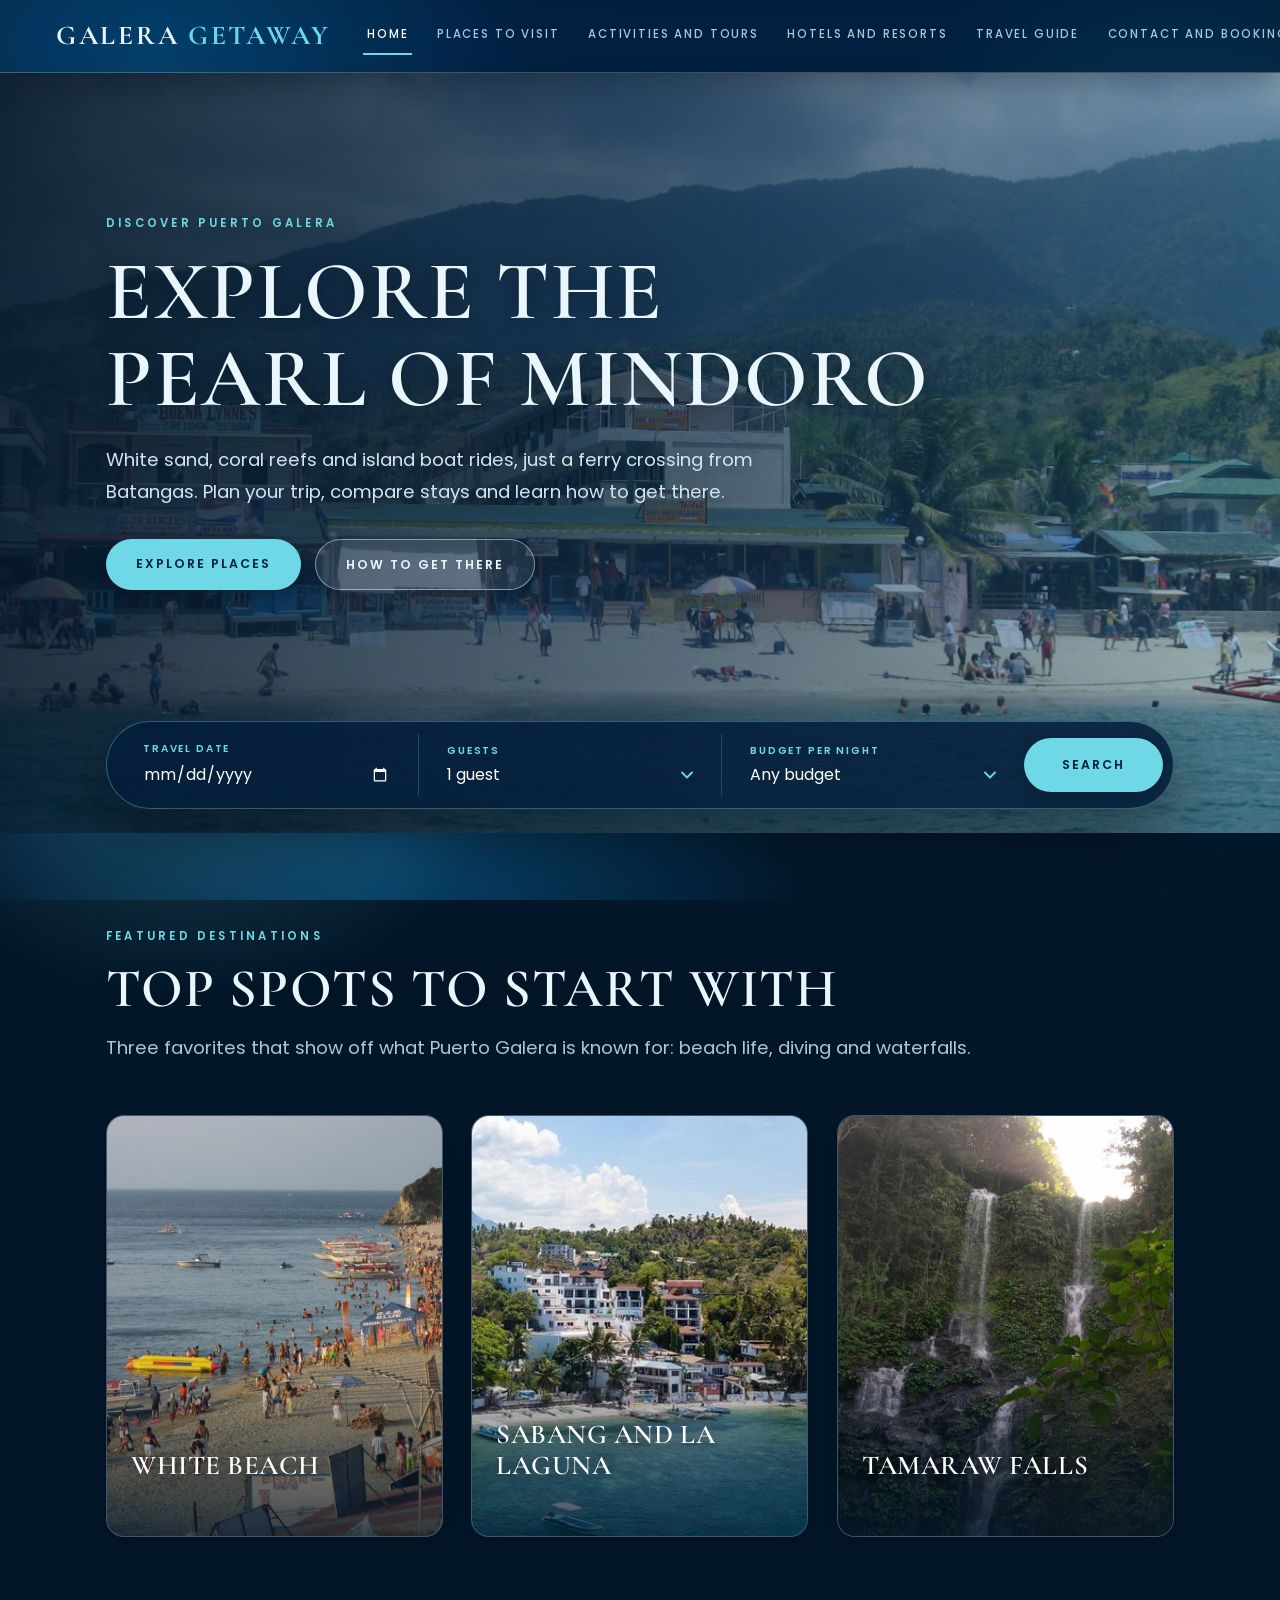
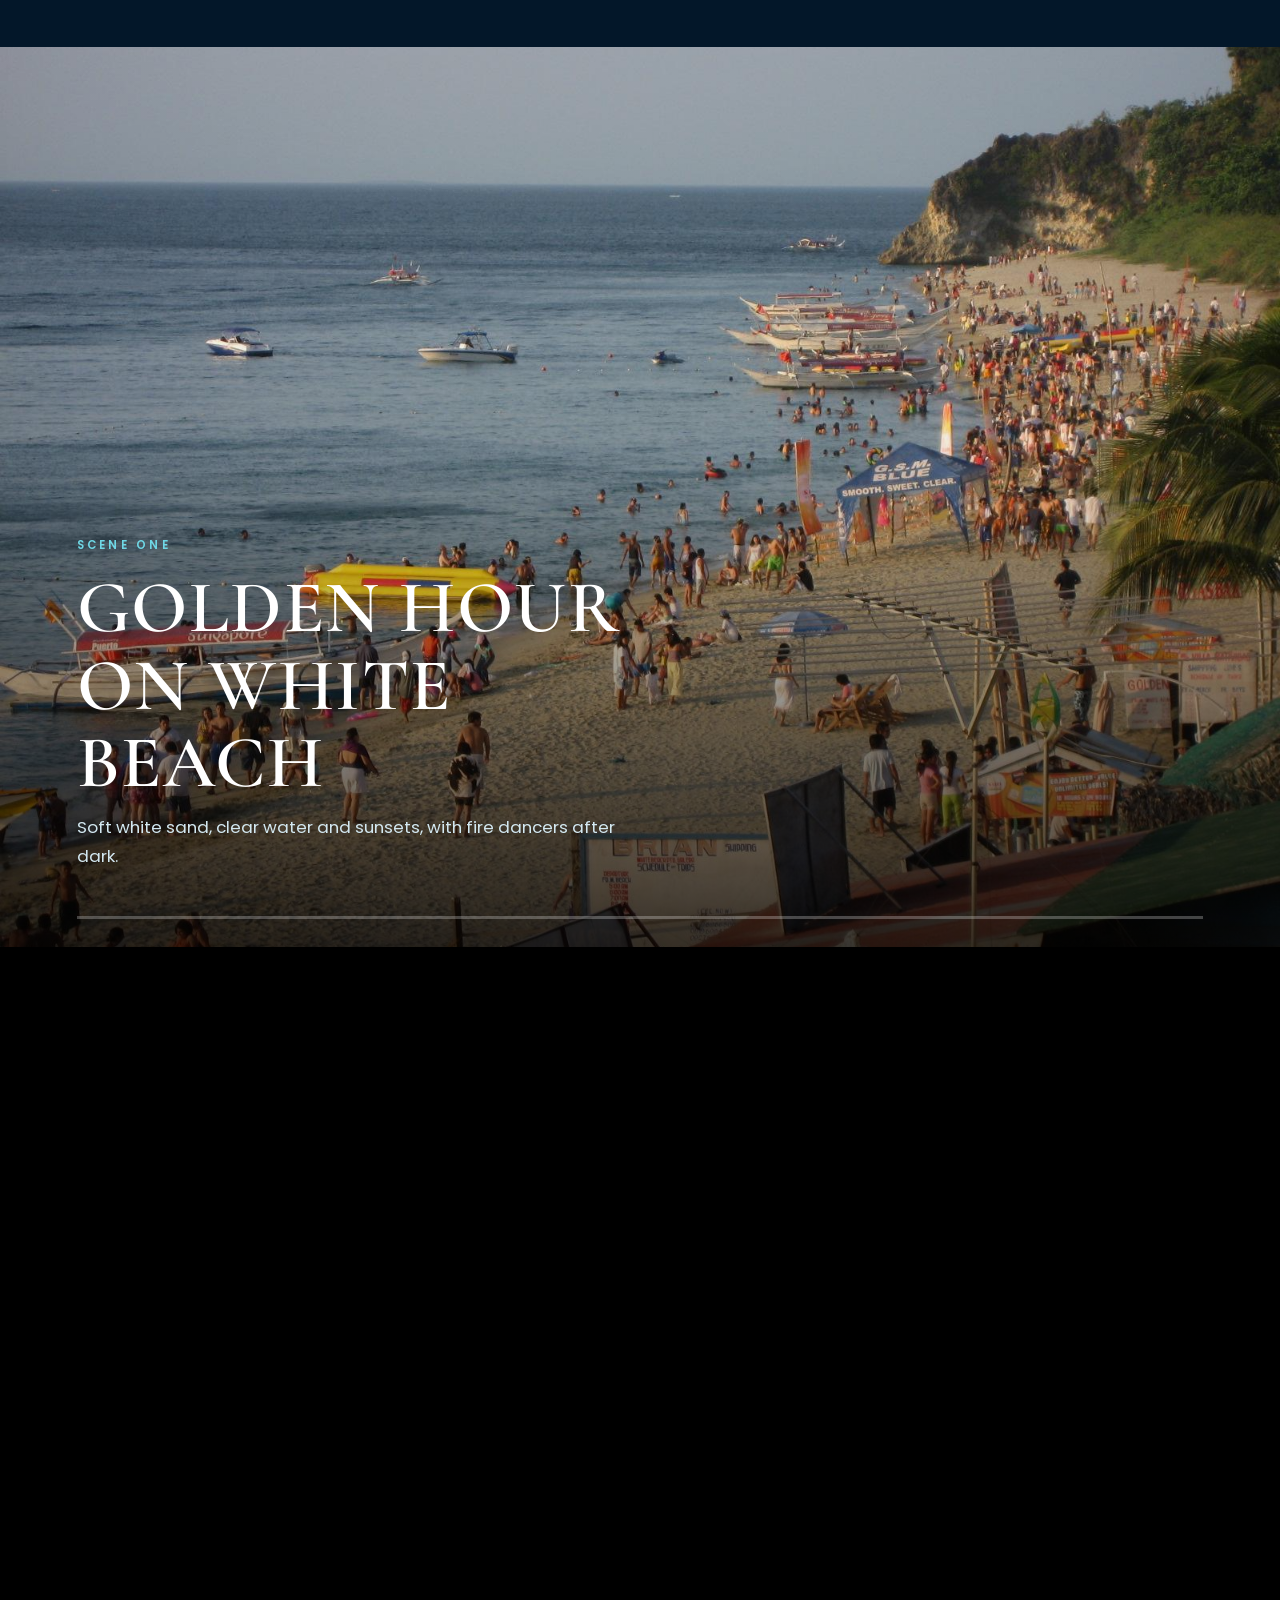
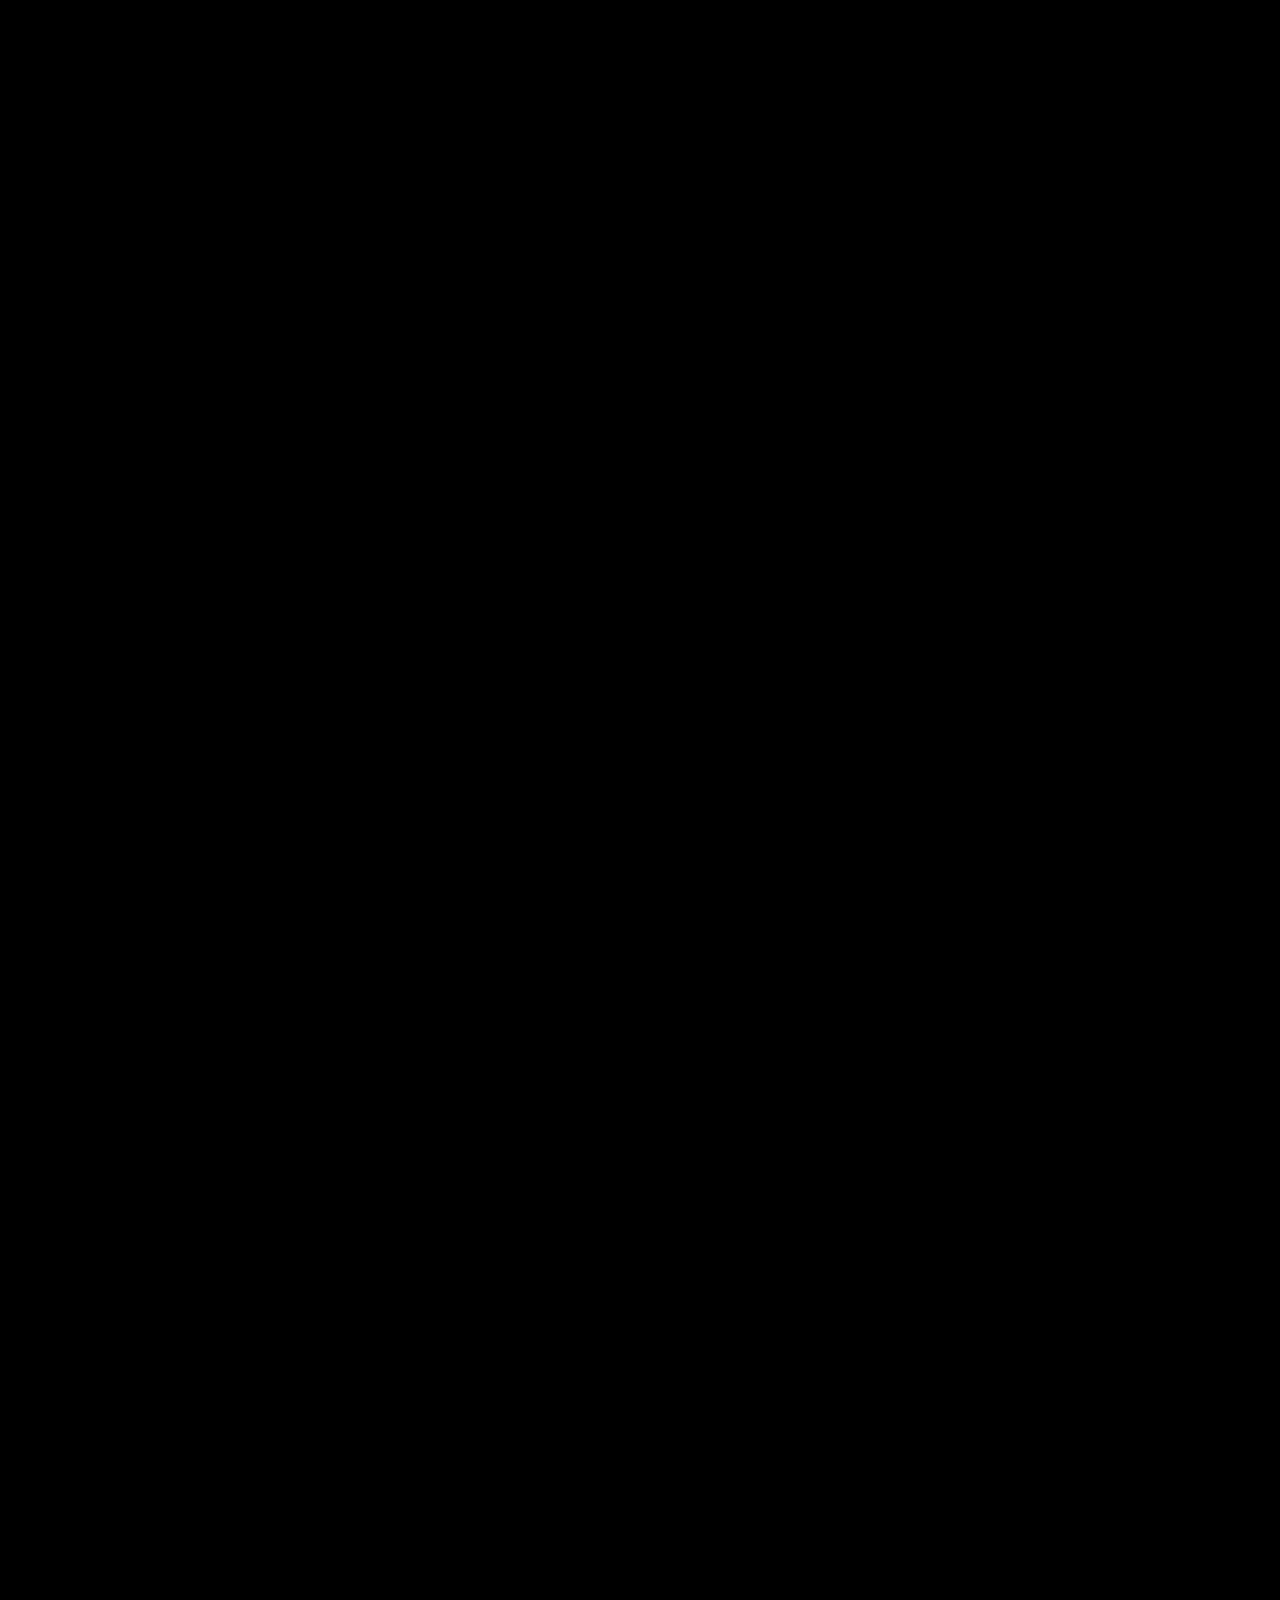
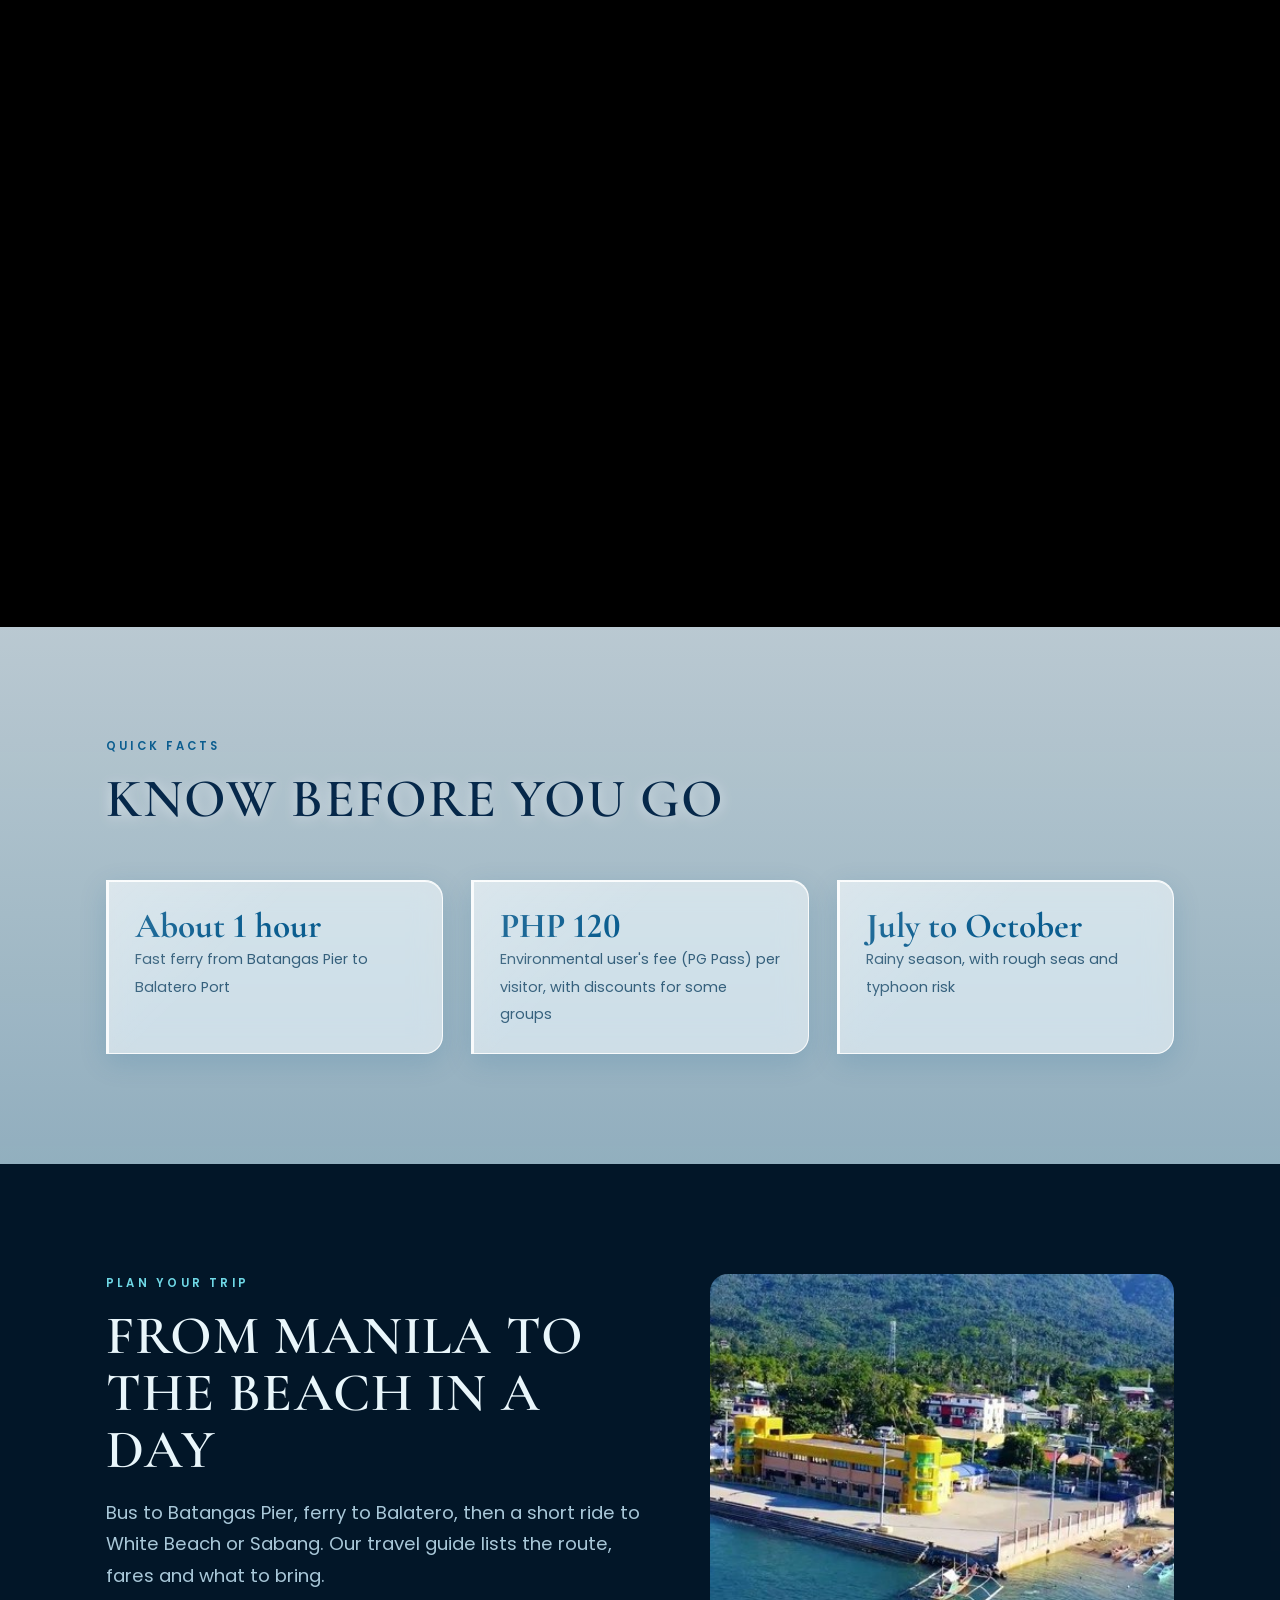
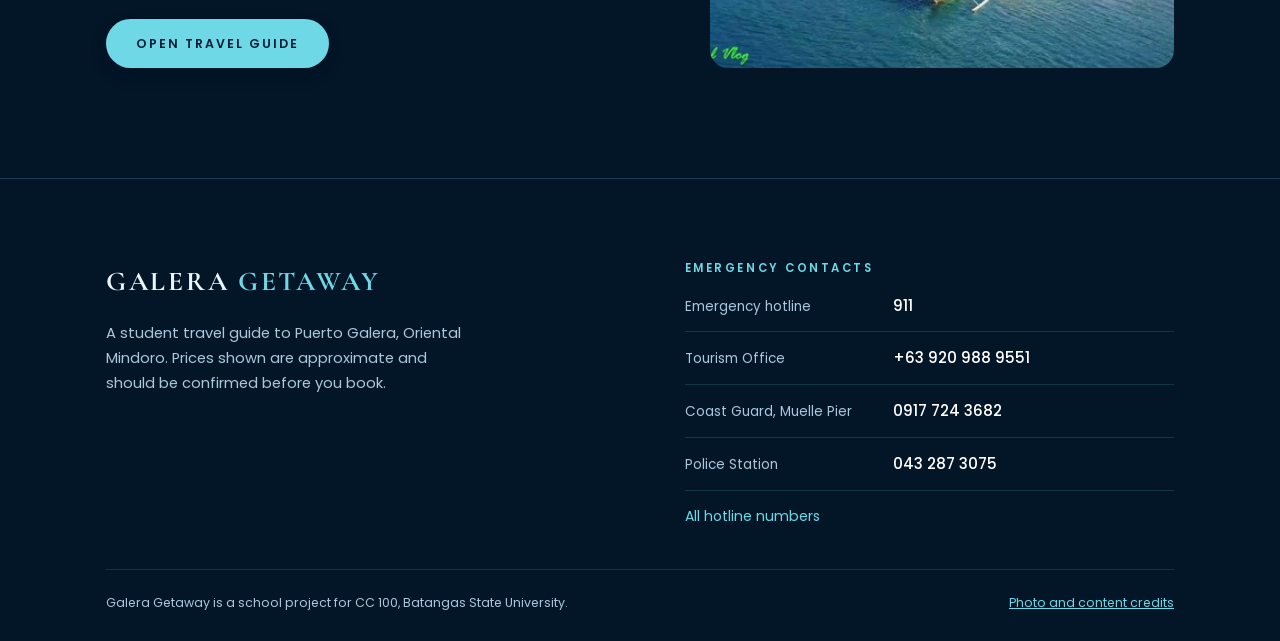
<file: index.html>
<!DOCTYPE html>
<html lang="en">
<head>
  <meta charset="utf-8">
  <meta name="viewport" content="width=device-width, initial-scale=1">
  <title>Home | Galera Getaway</title>
  <meta name="description" content="Plan a trip to Puerto Galera: places to visit, activities, hotels and a travel guide.">
  <meta property="og:type" content="website">
  <meta property="og:site_name" content="Galera Getaway">
  <meta property="og:title" content="Home | Galera Getaway">
  <meta property="og:description" content="Plan a trip to Puerto Galera: places to visit, activities, hotels and a travel guide.">
  <meta property="og:url" content="https://galera-getaway.vercel.app/index.html">
  <meta property="og:image" content="https://galera-getaway.vercel.app/images/og-image.jpg">
  <meta property="og:image:width" content="1200">
  <meta property="og:image:height" content="630">
  <meta property="og:image:alt" content="Explore the Pearl of Mindoro: White Beach in Puerto Galera with the Galera Getaway name">
  <meta name="twitter:card" content="summary_large_image">
  <meta name="twitter:title" content="Home | Galera Getaway">
  <meta name="twitter:description" content="Plan a trip to Puerto Galera: places to visit, activities, hotels and a travel guide.">
  <meta name="twitter:image" content="https://galera-getaway.vercel.app/images/og-image.jpg">
  <meta name="theme-color" content="#041e3a">
  <link rel="preconnect" href="https://fonts.googleapis.com">
  <link rel="preconnect" href="https://fonts.gstatic.com" crossorigin>
  <link href="https://fonts.googleapis.com/css2?family=Cormorant+Garamond:wght@500;600;700&amp;family=Poppins:wght@400;500;600&amp;display=swap" rel="stylesheet">
  <!-- Splash screen: show it on the first visit and on refresh only, skip it when moving between pages -->
  <script>try{var n=performance.getEntriesByType("navigation")[0];if(sessionStorage.getItem("gg")&&n&&n.type!=="reload")document.documentElement.classList.add("no-splash");sessionStorage.setItem("gg","1")}catch(e){}</script>
  <link rel="stylesheet" href="styles.css">
</head>
<body>
  <!-- Splash screen markup (animated and hidden with CSS only) -->
  <div class="splash" aria-hidden="true">
    <div class="splash-inner">
      <p class="splash-brand">Galera <span>Getaway</span></p>
      <span class="splash-line"></span>
      <p class="splash-tag">Explore the Pearl of Mindoro</p>
    </div>
  </div>
  <!-- Reading progress bar at the top of the page -->
  <div class="progress" aria-hidden="true"></div>
  <!-- Header: desktop top menu. On phones the same list becomes a floating glass tab bar at the bottom -->
  <header class="site-header">
    <div class="wrap">
      <a class="brand" href="index.html">Galera <span>Getaway</span></a>
      <nav aria-label="Main menu">
        <ul class="nav-list">
        <li><a href="index.html" aria-current="page"><svg viewBox="0 0 24 24" aria-hidden="true"><path d="M3 11l9-8 9 8v10a1 1 0 0 1-1 1h-5v-6H9v6H4a1 1 0 0 1-1-1z"/></svg><span class="tab-label-full">Home</span><span class="tab-label-short">Home</span></a></li>
        <li><a href="places.html"><svg viewBox="0 0 24 24" aria-hidden="true"><path d="M12 22s7-6.5 7-12a7 7 0 1 0-14 0c0 5.5 7 12 7 12z"/><circle cx="12" cy="10" r="2.5"/></svg><span class="tab-label-full">Places to Visit</span><span class="tab-label-short">Places</span></a></li>
        <li><a href="activities.html"><svg viewBox="0 0 24 24" aria-hidden="true"><circle cx="12" cy="12" r="9"/><path d="M16 8l-2 6-6 2 2-6z"/></svg><span class="tab-label-full">Activities and Tours</span><span class="tab-label-short">Tours</span></a></li>
        <li><a href="hotels.html"><svg viewBox="0 0 24 24" aria-hidden="true"><path d="M3 20V8M3 15h18v5M21 15v-3a3 3 0 0 0-3-3h-7v6"/><circle cx="7" cy="11.5" r="1.8"/></svg><span class="tab-label-full">Hotels and Resorts</span><span class="tab-label-short">Stay</span></a></li>
        <li><a href="guide.html"><svg viewBox="0 0 24 24" aria-hidden="true"><path d="M9 4L3 6v14l6-2 6 2 6-2V4l-6 2z"/><path d="M9 4v14M15 6v14"/></svg><span class="tab-label-full">Travel Guide</span><span class="tab-label-short">Guide</span></a></li>
        <li><a href="contact.html"><svg viewBox="0 0 24 24" aria-hidden="true"><rect x="3" y="5" width="18" height="16" rx="2"/><path d="M3 10h18M8 3v4M16 3v4"/></svg><span class="tab-label-full">Contact and Booking</span><span class="tab-label-short">Book</span></a></li>
        </ul>
      </nav>
    </div>
  </header>

  <!-- Main content -->
  <main>
    <!-- Section: Hero banner -->
    <section class="hero">
      <img class="hero-bg" fetchpriority="high" decoding="async" src="images/hero-white-beach.jpg" alt="White Beach in Puerto Galera seen from the sea">
      <div class="wrap">
        <p class="eyebrow">DISCOVER PUERTO GALERA</p>
        <h1><span>Explore the</span> <span>Pearl of Mindoro</span></h1>
        <p class="lead">White sand, coral reefs and island boat rides, just a ferry crossing from Batangas. Plan your trip, compare stays and learn how to get there.</p>
        <div class="hero-actions">
          <a class="btn" href="places.html">Explore Places</a>
          <a class="btn ghost" href="guide.html">How to Get There</a>
        </div>
      </div>
    </section>

    <div class="search-bar wrap">
      <form class="search-form" action="hotels.html" method="get">
        <div class="field"><label for="s-date">Travel date</label><input id="s-date" type="date"></div>
        <div class="field"><label for="s-guests">Guests</label>
          <select id="s-guests"><option>1 guest</option><option>2 guests</option><option>3 to 4 guests</option><option>5 or more guests</option></select></div>
        <div class="field"><label for="s-budget">Budget per night</label>
          <select id="s-budget"><option>Any budget</option><option>Budget</option><option>Mid range</option><option>Resort</option></select></div>
        <button class="btn" type="submit">Search</button>
      </form>
    </div>

    <!-- Section: Featured destinations -->
    <section class="section">
      <div class="wrap">
        <div class="section-head">
          <p class="eyebrow">FEATURED DESTINATIONS</p>
          <h2><span class="w" style="--i:0">Top</span> <span class="w" style="--i:1">spots</span> <span class="w" style="--i:2">to</span> <span class="w" style="--i:3">start</span> <span class="w" style="--i:4">with</span></h2>
          <p class="lead wide">Three favorites that show off what Puerto Galera is known for: beach life, diving and waterfalls.</p>
        </div>
        <div class="grid cols-3">
        <article class="card">
          <img src="images/white-beach-sunset.jpg" alt="Sunset over White Beach, Puerto Galera" loading="lazy" decoding="async">
          <div class="card-body">
            <span class="tag">Beach</span>
            <h3>White Beach</h3>
            <p>Sand, sunsets and evening fire dancers.</p>
            <a class="btn ghost" href="places.html#white-beach">See details</a>
          </div>
        </article>
        <article class="card">
          <img src="images/sabang.jpg" alt="A street in Sabang" loading="lazy" decoding="async">
          <div class="card-body">
            <span class="tag">Diving</span>
            <h3>Sabang and La Laguna</h3>
            <p>Dive resorts, nightlife and close reefs.</p>
            <a class="btn ghost" href="places.html#sabang">See details</a>
          </div>
        </article>
        <article class="card">
          <img src="images/tamaraw-falls.jpg" alt="Tamaraw Falls near Puerto Galera" loading="lazy" decoding="async">
          <div class="card-body">
            <span class="tag">Nature</span>
            <h3>Tamaraw Falls</h3>
            <p>A roadside waterfall. Fee applies.</p>
            <a class="btn ghost" href="places.html#tamaraw-falls">See details</a>
          </div>
        </article>
        </div>
      </div>
    </section>

    <!-- Section: Film strip of three scenes -->
    <section class="film" aria-label="Scenes of Puerto Galera">
      <div class="film-pin">
        <div class="film-track">
          <figure class="scene">
            <img src="images/white-beach-sunset.jpg" alt="Sunset over White Beach">
            <figcaption><p class="eyebrow">SCENE ONE</p><h2 class="film-title">Golden hour on White Beach</h2><p>Soft white sand, clear water and sunsets, with fire dancers after dark.</p></figcaption>
          </figure>
          <figure class="scene">
            <img src="images/reef.jpg" alt="Coral reef underwater near Puerto Galera">
            <figcaption><p class="eyebrow">SCENE TWO</p><h2 class="film-title">Under the surface</h2><p>Most dive sites are a short boat ride from Sabang.</p></figcaption>
          </figure>
          <figure class="scene">
            <img src="images/tamaraw-falls.jpg" alt="Tamaraw Falls">
            <figcaption><p class="eyebrow">SCENE THREE</p><h2 class="film-title">Chasing waterfalls</h2><p>Tamaraw Falls sits along the road toward Calapan.</p></figcaption>
          </figure>
        </div>
        <div class="film-meter" aria-hidden="true"><span></span></div>
      </div>
    </section>

    <!-- Section: Quick facts -->
    <section class="section light">
      <div class="wrap">
        <div class="section-head">
          <p class="eyebrow">QUICK FACTS</p>
          <h2><span class="w" style="--i:0">Know</span> <span class="w" style="--i:1">before</span> <span class="w" style="--i:2">you</span> <span class="w" style="--i:3">go</span></h2>
        </div>
        <div class="grid cols-3">
          <div class="fact"><strong>About 1 hour</strong><span>Fast ferry from Batangas Pier to Balatero Port</span></div>
          <div class="fact"><strong>PHP 120</strong><span>Environmental user's fee (PG Pass) per visitor, with discounts for some groups</span></div>
          <div class="fact"><strong>July to October</strong><span>Rainy season, with rough seas and typhoon risk</span></div>
        </div>
      </div>
    </section>

    <!-- Section: Plan your trip -->
    <section class="section deep">
      <div class="wrap">
        <div class="split">
          <div>
            <p class="eyebrow">PLAN YOUR TRIP</p>
            <h2><span class="w" style="--i:0">From</span> <span class="w" style="--i:1">Manila</span> <span class="w" style="--i:2">to</span> <span class="w" style="--i:3">the</span> <span class="w" style="--i:4">beach</span> <span class="w" style="--i:5">in</span> <span class="w" style="--i:6">a</span> <span class="w" style="--i:7">day</span></h2>
            <p class="lead" style="margin:18px 0 28px">Bus to Batangas Pier, ferry to Balatero, then a short ride to White Beach or Sabang. Our travel guide lists the route, fares and what to bring.</p>
            <a class="btn" href="guide.html">Open Travel Guide</a>
          </div>
          <img src="images/balatero.jpg" alt="Balatero Port and the bay" loading="lazy" decoding="async" style="border-radius:var(--radius);width:100%;height:100%;min-height:260px;object-fit:cover">
        </div>
      </div>
    </section>
  </main>

  <!-- Footer: brand, emergency contacts, link to all hotline numbers, credits -->
  <footer class="site-footer">
    <div class="wrap">
      <div class="footer-grid">
        <div class="footer-brand">
          <a class="brand" href="index.html">Galera <span>Getaway</span></a>
          <p>A student travel guide to Puerto Galera, Oriental Mindoro. Prices shown are approximate and should be confirmed before you book.</p>
        </div>
        <div>
          <h4>Emergency Contacts</h4>
          <dl class="contacts">
            <div><dt>Emergency hotline</dt><dd>911</dd></div>
            <div><dt>Tourism Office</dt><dd><a href="tel:+639209889551">+63 920 988 9551</a></dd></div>
            <div><dt>Coast Guard, Muelle Pier</dt><dd><a href="tel:+639177243682">0917 724 3682</a></dd></div>
            <div><dt>Police Station</dt><dd><a href="tel:+63432873075">043 287 3075</a></dd></div>
          </dl>
          <p class="footer-more"><a href="hotlines.html">All hotline numbers</a></p>
        </div>
      </div>
      <div class="footer-base">
        <span>Galera Getaway is a school project for CC 100, Batangas State University.</span>
        <a href="credits.html">Photo and content credits</a>
      </div>
    </div>
  </footer>
</body>
</html>
</file>
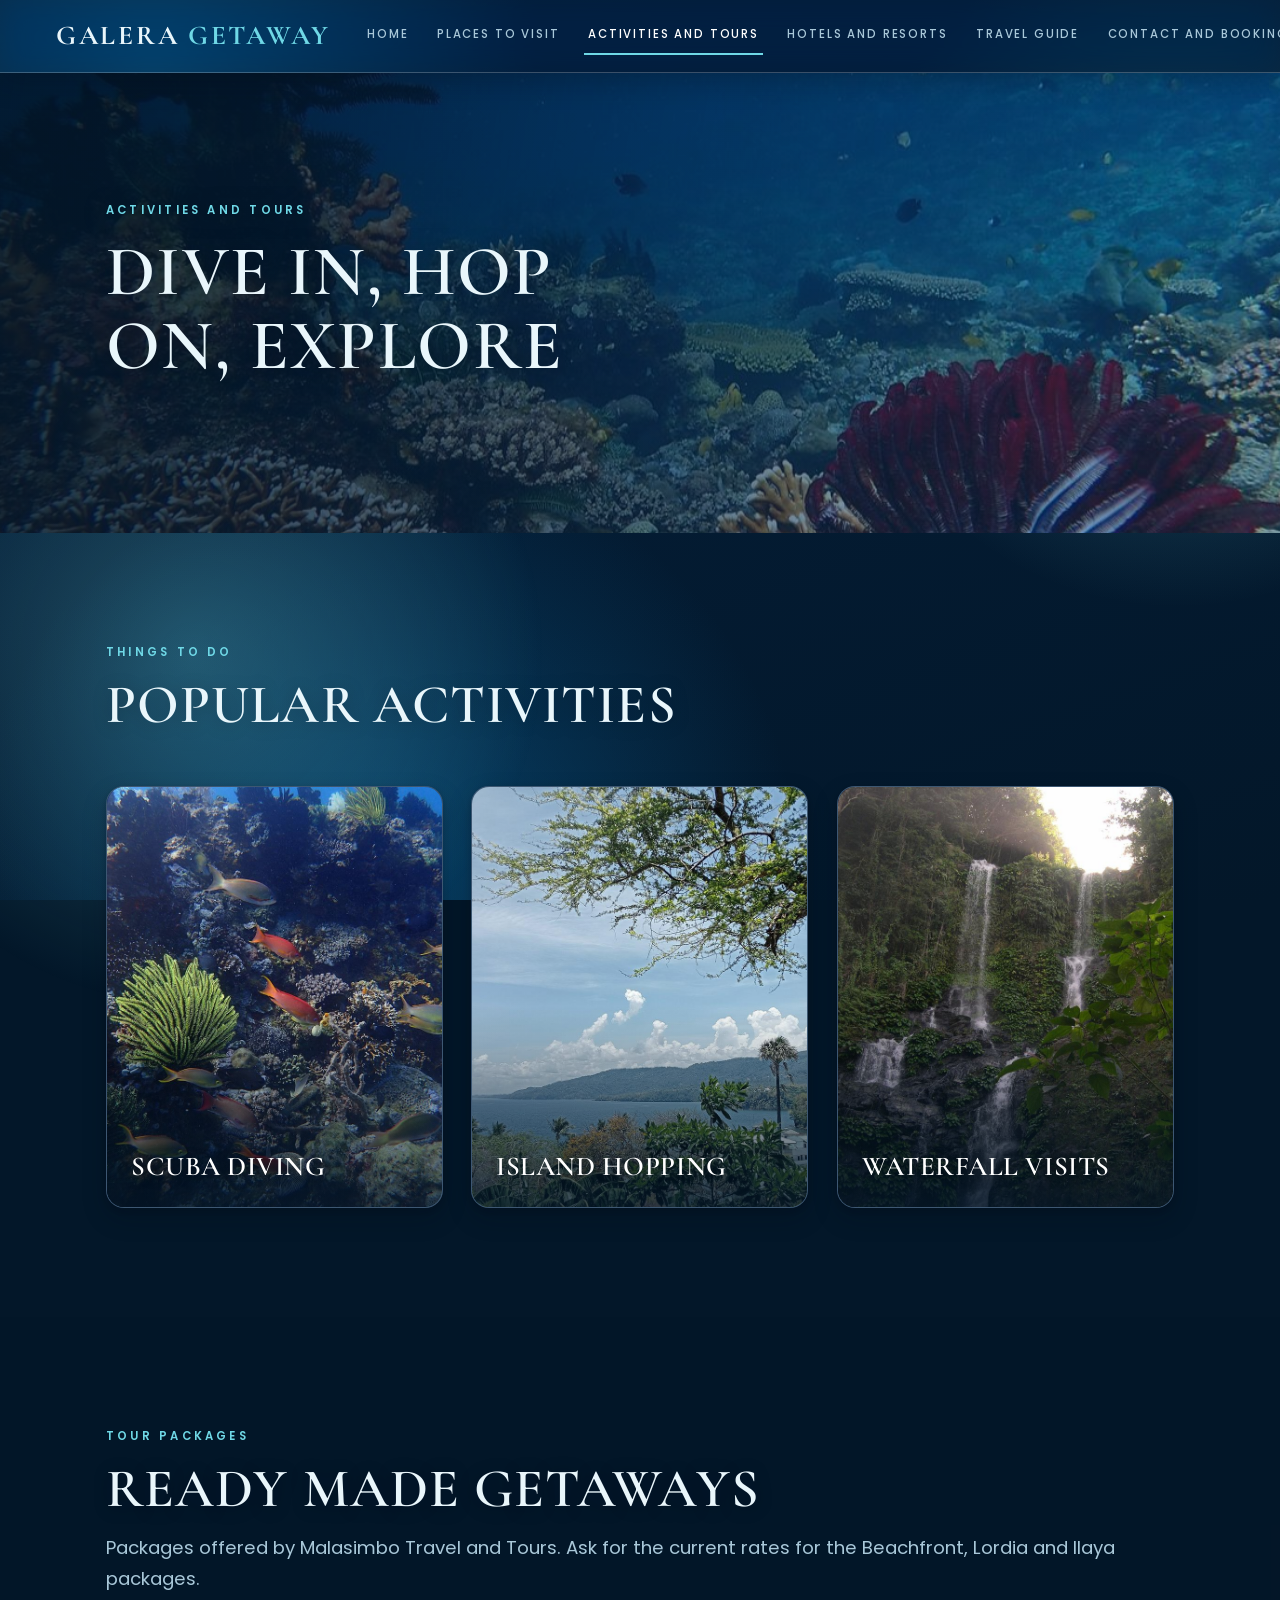
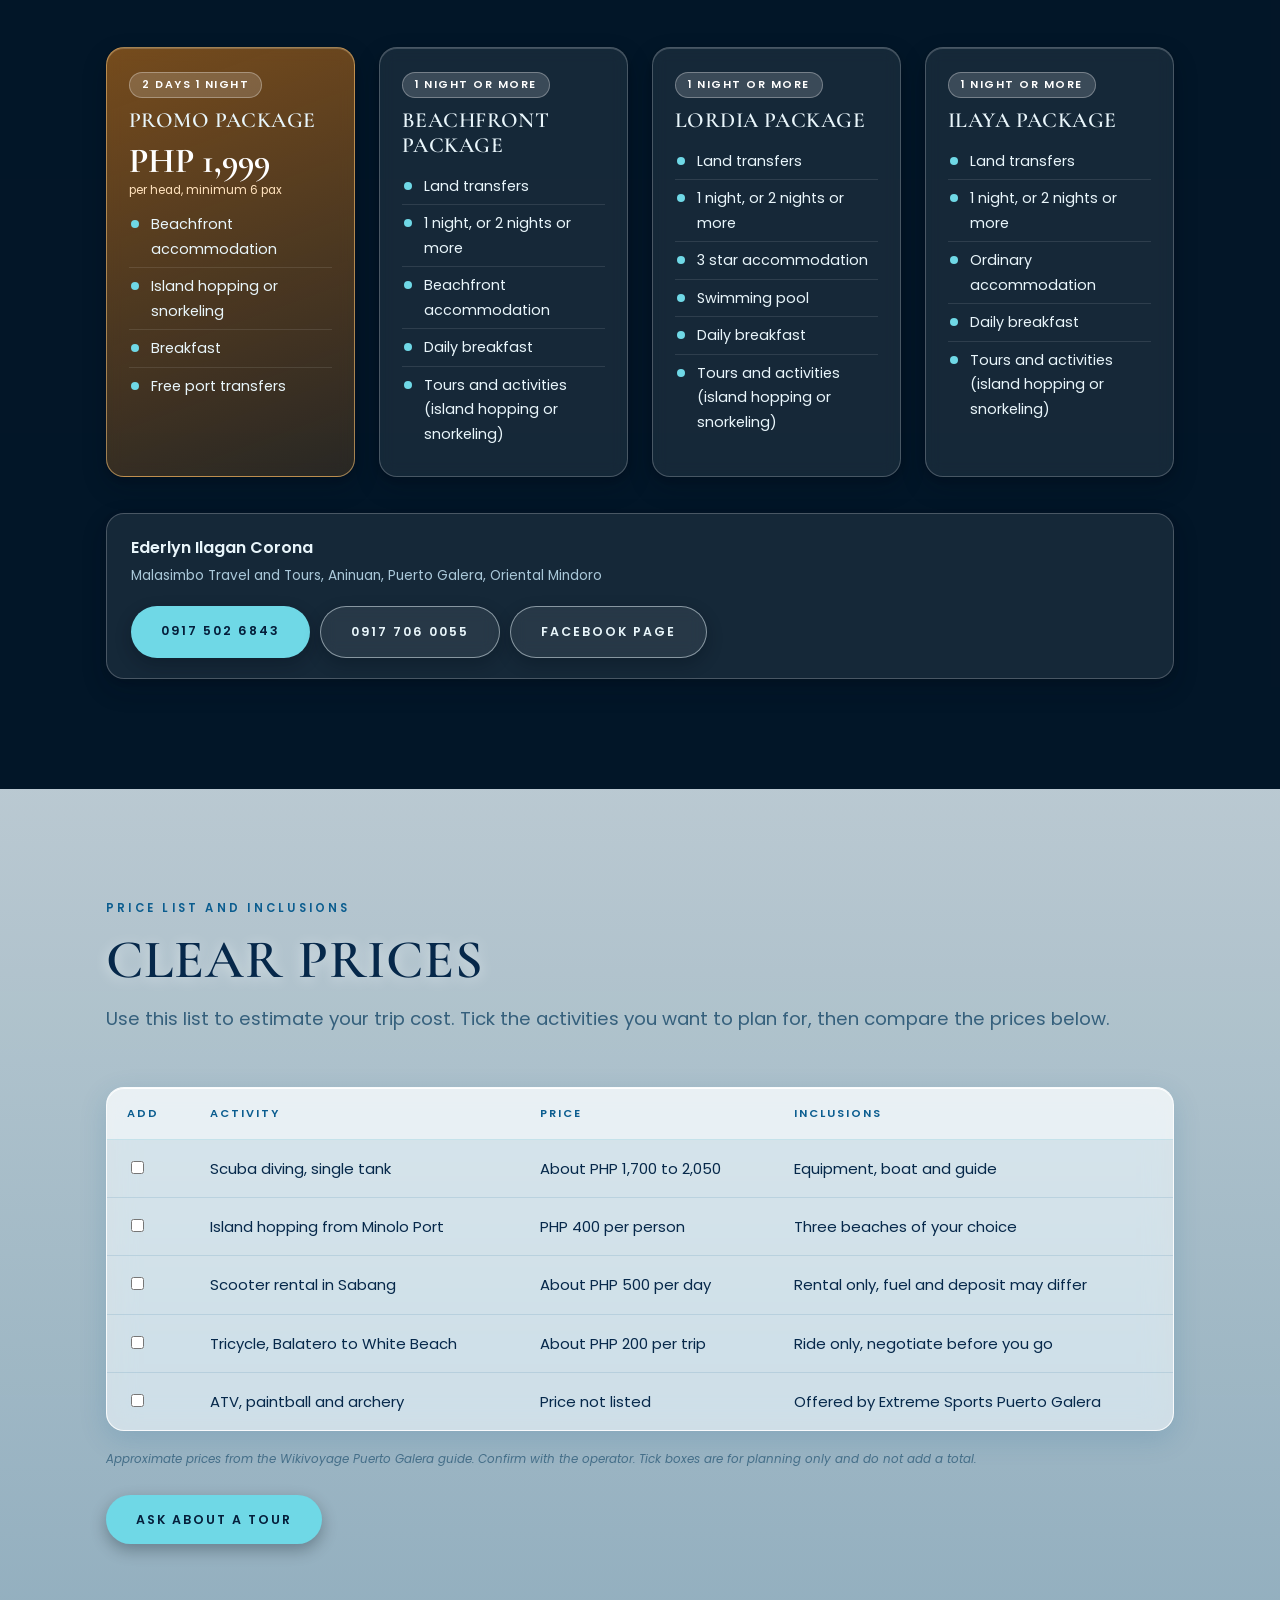
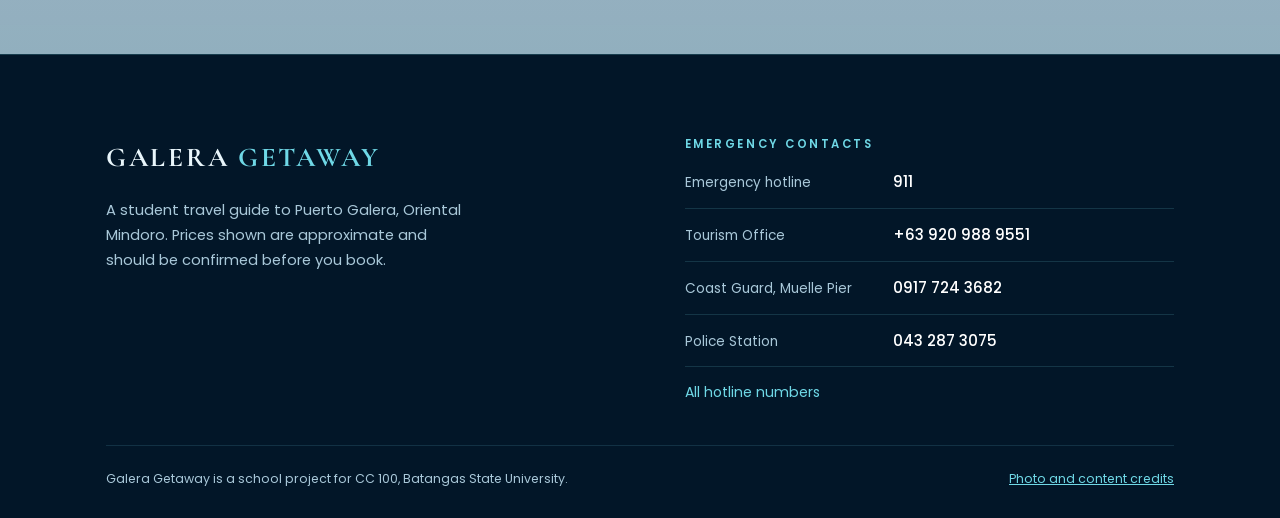
<file: activities.html>
<!DOCTYPE html>
<html lang="en">
<head>
  <meta charset="utf-8">
  <meta name="viewport" content="width=device-width, initial-scale=1">
  <title>Activities and Tours | Galera Getaway</title>
  <meta name="description" content="Diving, island hopping and other activities in Puerto Galera with approximate prices.">
  <meta property="og:type" content="website">
  <meta property="og:site_name" content="Galera Getaway">
  <meta property="og:title" content="Activities and Tours | Galera Getaway">
  <meta property="og:description" content="Diving, island hopping and other activities in Puerto Galera with approximate prices.">
  <meta property="og:url" content="https://galera-getaway.vercel.app/activities.html">
  <meta property="og:image" content="https://galera-getaway.vercel.app/images/og-image.jpg">
  <meta property="og:image:width" content="1200">
  <meta property="og:image:height" content="630">
  <meta property="og:image:alt" content="Explore the Pearl of Mindoro: White Beach in Puerto Galera with the Galera Getaway name">
  <meta name="twitter:card" content="summary_large_image">
  <meta name="twitter:title" content="Activities and Tours | Galera Getaway">
  <meta name="twitter:description" content="Diving, island hopping and other activities in Puerto Galera with approximate prices.">
  <meta name="twitter:image" content="https://galera-getaway.vercel.app/images/og-image.jpg">
  <meta name="theme-color" content="#041e3a">
  <link rel="preconnect" href="https://fonts.googleapis.com">
  <link rel="preconnect" href="https://fonts.gstatic.com" crossorigin>
  <link href="https://fonts.googleapis.com/css2?family=Cormorant+Garamond:wght@500;600;700&amp;family=Poppins:wght@400;500;600&amp;display=swap" rel="stylesheet">
  <!-- Splash screen: show it on the first visit and on refresh only, skip it when moving between pages -->
  <script>try{var n=performance.getEntriesByType("navigation")[0];if(sessionStorage.getItem("gg")&&n&&n.type!=="reload")document.documentElement.classList.add("no-splash");sessionStorage.setItem("gg","1")}catch(e){}</script>
  <link rel="stylesheet" href="styles.css">
</head>
<body>
  <!-- Splash screen markup (animated and hidden with CSS only) -->
  <div class="splash" aria-hidden="true">
    <div class="splash-inner">
      <p class="splash-brand">Galera <span>Getaway</span></p>
      <span class="splash-line"></span>
      <p class="splash-tag">Explore the Pearl of Mindoro</p>
    </div>
  </div>
  <!-- Reading progress bar at the top of the page -->
  <div class="progress" aria-hidden="true"></div>
  <!-- Header: desktop top menu. On phones the same list becomes a floating glass tab bar at the bottom -->
  <header class="site-header">
    <div class="wrap">
      <a class="brand" href="index.html">Galera <span>Getaway</span></a>
      <nav aria-label="Main menu">
        <ul class="nav-list">
        <li><a href="index.html"><svg viewBox="0 0 24 24" aria-hidden="true"><path d="M3 11l9-8 9 8v10a1 1 0 0 1-1 1h-5v-6H9v6H4a1 1 0 0 1-1-1z"/></svg><span class="tab-label-full">Home</span><span class="tab-label-short">Home</span></a></li>
        <li><a href="places.html"><svg viewBox="0 0 24 24" aria-hidden="true"><path d="M12 22s7-6.5 7-12a7 7 0 1 0-14 0c0 5.5 7 12 7 12z"/><circle cx="12" cy="10" r="2.5"/></svg><span class="tab-label-full">Places to Visit</span><span class="tab-label-short">Places</span></a></li>
        <li><a href="activities.html" aria-current="page"><svg viewBox="0 0 24 24" aria-hidden="true"><circle cx="12" cy="12" r="9"/><path d="M16 8l-2 6-6 2 2-6z"/></svg><span class="tab-label-full">Activities and Tours</span><span class="tab-label-short">Tours</span></a></li>
        <li><a href="hotels.html"><svg viewBox="0 0 24 24" aria-hidden="true"><path d="M3 20V8M3 15h18v5M21 15v-3a3 3 0 0 0-3-3h-7v6"/><circle cx="7" cy="11.5" r="1.8"/></svg><span class="tab-label-full">Hotels and Resorts</span><span class="tab-label-short">Stay</span></a></li>
        <li><a href="guide.html"><svg viewBox="0 0 24 24" aria-hidden="true"><path d="M9 4L3 6v14l6-2 6 2 6-2V4l-6 2z"/><path d="M9 4v14M15 6v14"/></svg><span class="tab-label-full">Travel Guide</span><span class="tab-label-short">Guide</span></a></li>
        <li><a href="contact.html"><svg viewBox="0 0 24 24" aria-hidden="true"><rect x="3" y="5" width="18" height="16" rx="2"/><path d="M3 10h18M8 3v4M16 3v4"/></svg><span class="tab-label-full">Contact and Booking</span><span class="tab-label-short">Book</span></a></li>
        </ul>
      </nav>
    </div>
  </header>

  <!-- Main content -->
  <main>
    <!-- Section: Hero banner -->
    <section class="hero short">
      <img class="hero-bg" fetchpriority="high" decoding="async" src="images/reef.jpg" alt="Coral reef underwater near Puerto Galera">
      <div class="wrap">
        <p class="eyebrow">ACTIVITIES AND TOURS</p>
        <h1>Dive in, hop on, explore</h1>
      </div>
    </section>

    <!-- Section: Things to do -->
    <section class="section">
      <div class="wrap">
        <div class="section-head">
          <p class="eyebrow">THINGS TO DO</p>
          <h2><span class="w" style="--i:0">Popular</span> <span class="w" style="--i:1">activities</span></h2>
        </div>
        <div class="grid cols-3">
        <article class="card">
          <img src="images/reef-2.jpg" alt="Underwater reef scene" loading="lazy" decoding="async">
          <div class="card-body">
            <span class="tag">Diving</span>
            <h3>Scuba diving</h3>
            <p class="price">PHP 1,700 to 2,050 <small>approx., per single tank dive</small></p><p>Around 35 dive shops near Sabang.</p>
            
          </div>
        </article>
        <article class="card">
          <img src="images/varadero.jpg" alt="Varadero Bay with boats" loading="lazy" decoding="async">
          <div class="card-body">
            <span class="tag">Boat tour</span>
            <h3>Island hopping</h3>
            <p class="price">PHP 400 <small>per person</small></p><p>Three beaches from Minolo Port.</p>
            
          </div>
        </article>
        <article class="card">
          <img src="images/tamaraw-falls.jpg" alt="Tamaraw Falls" loading="lazy" decoding="async">
          <div class="card-body">
            <span class="tag">Nature</span>
            <h3>Waterfall visits</h3>
            <p class="price">Fees vary <small>check at the gate</small></p><p>Tukuran Falls and Tamaraw Falls.</p>
            
          </div>
        </article>
        </div>
      </div>
    </section>

    <!-- Section: Tour packages -->
    <section class="section deep" id="packages">
      <div class="wrap">
        <div class="section-head">
          <p class="eyebrow">TOUR PACKAGES</p>
          <h2><span class="w" style="--i:0">Ready</span> <span class="w" style="--i:1">made</span> <span class="w" style="--i:2">getaways</span></h2>
          <p class="lead wide">Packages offered by Malasimbo Travel and Tours. Ask for the current rates for the Beachfront, Lordia and Ilaya packages.</p>
        </div>
        <div class="pkg-grid">
          <article class="pkg pkg-promo">
            <span class="tag">2 days 1 night</span>
            <h3>Promo package</h3>
            <p class="pkg-price">PHP 1,999 <small>per head, minimum 6 pax</small></p><ul class="pkg-list"><li>Beachfront accommodation</li><li>Island hopping or snorkeling</li><li>Breakfast</li><li>Free port transfers</li></ul>
          </article>
          <article class="pkg">
            <span class="tag">1 night or more</span>
            <h3>Beachfront package</h3>
            <ul class="pkg-list"><li>Land transfers</li><li>1 night, or 2 nights or more</li><li>Beachfront accommodation</li><li>Daily breakfast</li><li>Tours and activities (island hopping or snorkeling)</li></ul>
          </article>
          <article class="pkg">
            <span class="tag">1 night or more</span>
            <h3>Lordia package</h3>
            <ul class="pkg-list"><li>Land transfers</li><li>1 night, or 2 nights or more</li><li>3 star accommodation</li><li>Swimming pool</li><li>Daily breakfast</li><li>Tours and activities (island hopping or snorkeling)</li></ul>
          </article>
          <article class="pkg">
            <span class="tag">1 night or more</span>
            <h3>Ilaya package</h3>
            <ul class="pkg-list"><li>Land transfers</li><li>1 night, or 2 nights or more</li><li>Ordinary accommodation</li><li>Daily breakfast</li><li>Tours and activities (island hopping or snorkeling)</li></ul>
          </article>
        </div>
        <div class="pkg-contact">
          <div>
            <strong>Ederlyn Ilagan Corona</strong>
            <span>Malasimbo Travel and Tours, Aninuan, Puerto Galera, Oriental Mindoro</span>
          </div>
          <div class="pkg-actions">
            <a class="btn" href="tel:+639175026843">0917 502 6843</a>
            <a class="btn ghost" href="tel:+639177060055">0917 706 0055</a>
            <a class="btn ghost" href="https://www.facebook.com/malasimbotravelandtours/" rel="noopener" target="_blank">Facebook page</a>
          </div>
        </div>
      </div>
    </section>

    <!-- Section: Price list and inclusions -->
    <section class="section light">
      <div class="wrap">
        <div class="section-head">
          <p class="eyebrow">PRICE LIST AND INCLUSIONS</p>
          <h2><span class="w" style="--i:0">Clear</span> <span class="w" style="--i:1">prices</span></h2>
          <p class="lead wide">Use this list to estimate your trip cost. Tick the activities you want to plan for, then compare the prices below.</p>
        </div>
        <div class="table-wrap">
          <table>
            <thead><tr><th>Add</th><th>Activity</th><th>Price</th><th>Inclusions</th></tr></thead>
            <tbody>
              <tr><td><input type="checkbox" id="a1" aria-label="Add scuba diving to my itinerary"></td><td>Scuba diving, single tank</td><td>About PHP 1,700 to 2,050</td><td>Equipment, boat and guide</td></tr>
              <tr><td><input type="checkbox" id="a2" aria-label="Add island hopping to my itinerary"></td><td>Island hopping from Minolo Port</td><td>PHP 400 per person</td><td>Three beaches of your choice</td></tr>
              <tr><td><input type="checkbox" id="a3" aria-label="Add scooter rental to my itinerary"></td><td>Scooter rental in Sabang</td><td>About PHP 500 per day</td><td>Rental only, fuel and deposit may differ</td></tr>
              <tr><td><input type="checkbox" id="a4" aria-label="Add tricycle ride to my itinerary"></td><td>Tricycle, Balatero to White Beach</td><td>About PHP 200 per trip</td><td>Ride only, negotiate before you go</td></tr>
              <tr><td><input type="checkbox" id="a5" aria-label="Add adventure park to my itinerary"></td><td>ATV, paintball and archery</td><td>Price not listed</td><td>Offered by Extreme Sports Puerto Galera</td></tr>
            </tbody>
          </table>
        </div>
        <p class="note small">Approximate prices from the Wikivoyage Puerto Galera guide. Confirm with the operator. Tick boxes are for planning only and do not add a total.</p>
        <div style="margin-top:26px"><a class="btn" href="contact.html">Ask About a Tour</a></div>
      </div>
    </section>
  </main>

  <!-- Footer: brand, emergency contacts, link to all hotline numbers, credits -->
  <footer class="site-footer">
    <div class="wrap">
      <div class="footer-grid">
        <div class="footer-brand">
          <a class="brand" href="index.html">Galera <span>Getaway</span></a>
          <p>A student travel guide to Puerto Galera, Oriental Mindoro. Prices shown are approximate and should be confirmed before you book.</p>
        </div>
        <div>
          <h4>Emergency Contacts</h4>
          <dl class="contacts">
            <div><dt>Emergency hotline</dt><dd>911</dd></div>
            <div><dt>Tourism Office</dt><dd><a href="tel:+639209889551">+63 920 988 9551</a></dd></div>
            <div><dt>Coast Guard, Muelle Pier</dt><dd><a href="tel:+639177243682">0917 724 3682</a></dd></div>
            <div><dt>Police Station</dt><dd><a href="tel:+63432873075">043 287 3075</a></dd></div>
          </dl>
          <p class="footer-more"><a href="hotlines.html">All hotline numbers</a></p>
        </div>
      </div>
      <div class="footer-base">
        <span>Galera Getaway is a school project for CC 100, Batangas State University.</span>
        <a href="credits.html">Photo and content credits</a>
      </div>
    </div>
  </footer>
</body>
</html>
</file>
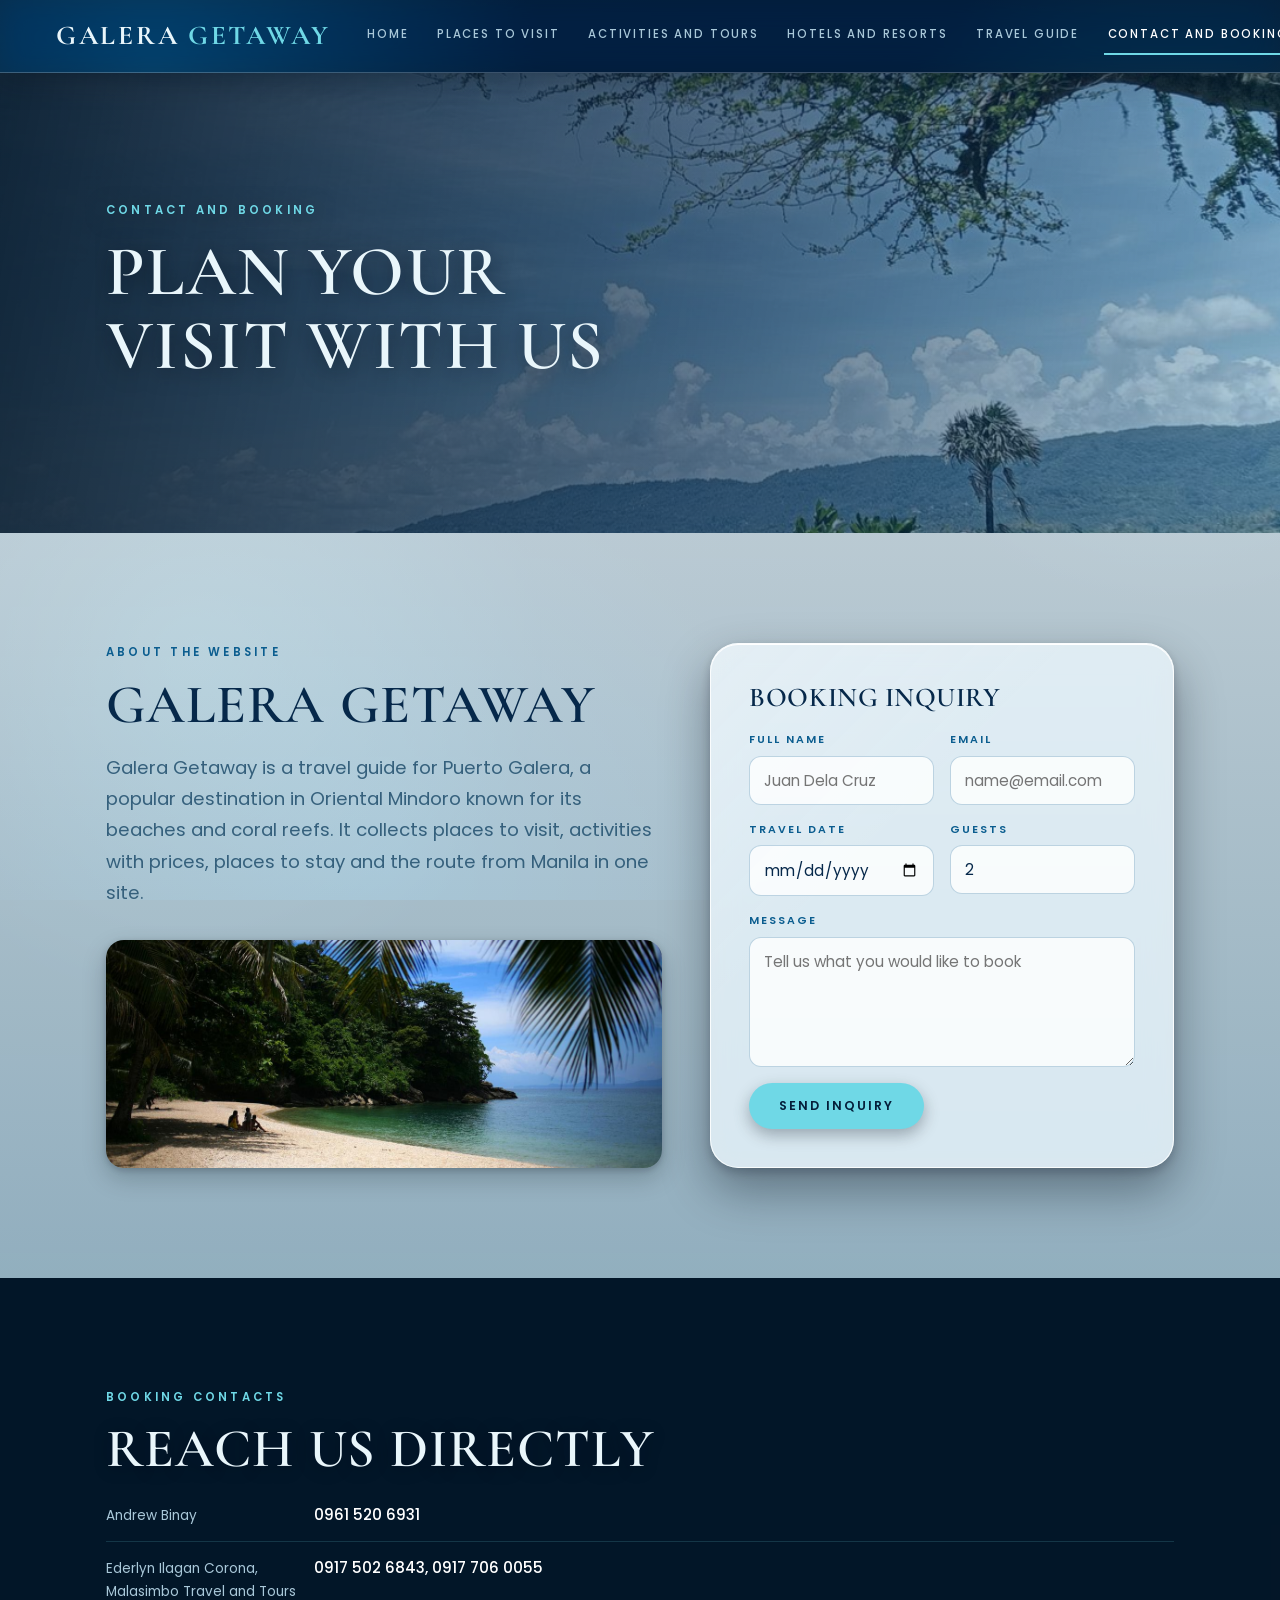
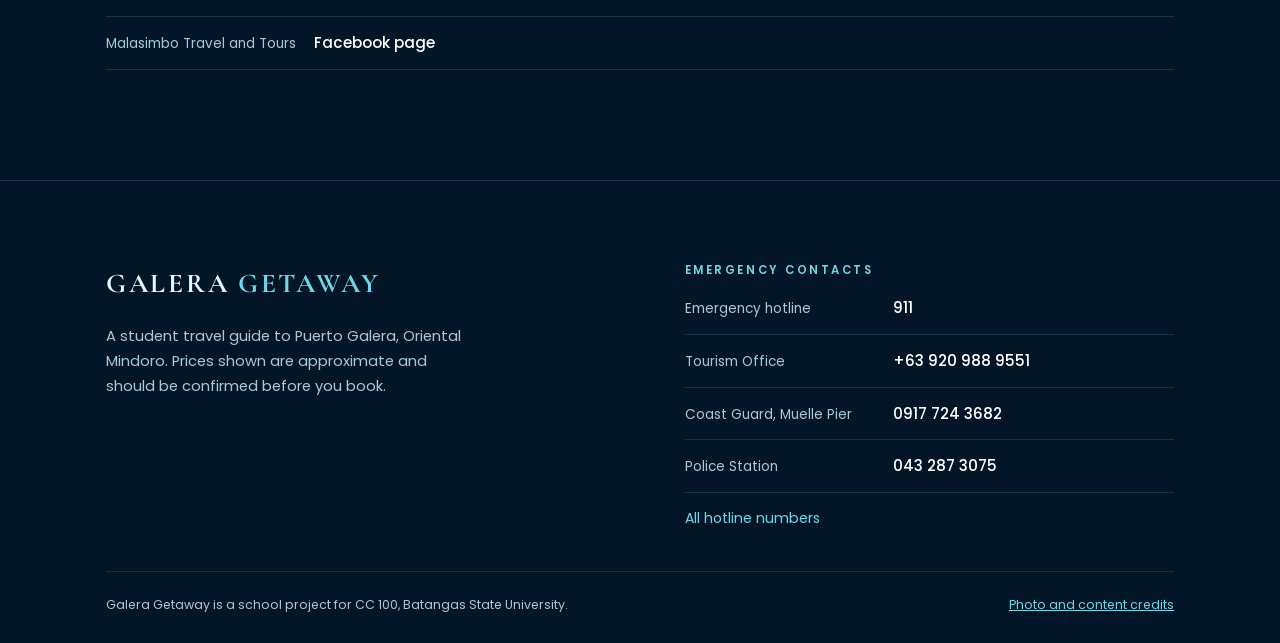
<file: contact.html>
<!DOCTYPE html>
<html lang="en">
<head>
  <meta charset="utf-8">
  <meta name="viewport" content="width=device-width, initial-scale=1">
  <title>Contact and Booking | Galera Getaway</title>
  <meta name="description" content="About Galera Getaway and a booking inquiry form.">
  <meta property="og:type" content="website">
  <meta property="og:site_name" content="Galera Getaway">
  <meta property="og:title" content="Contact and Booking | Galera Getaway">
  <meta property="og:description" content="About Galera Getaway and a booking inquiry form.">
  <meta property="og:url" content="https://galera-getaway.vercel.app/contact.html">
  <meta property="og:image" content="https://galera-getaway.vercel.app/images/og-image.jpg">
  <meta property="og:image:width" content="1200">
  <meta property="og:image:height" content="630">
  <meta property="og:image:alt" content="Explore the Pearl of Mindoro: White Beach in Puerto Galera with the Galera Getaway name">
  <meta name="twitter:card" content="summary_large_image">
  <meta name="twitter:title" content="Contact and Booking | Galera Getaway">
  <meta name="twitter:description" content="About Galera Getaway and a booking inquiry form.">
  <meta name="twitter:image" content="https://galera-getaway.vercel.app/images/og-image.jpg">
  <meta name="theme-color" content="#041e3a">
  <link rel="preconnect" href="https://fonts.googleapis.com">
  <link rel="preconnect" href="https://fonts.gstatic.com" crossorigin>
  <link href="https://fonts.googleapis.com/css2?family=Cormorant+Garamond:wght@500;600;700&amp;family=Poppins:wght@400;500;600&amp;display=swap" rel="stylesheet">
  <!-- Splash screen: show it on the first visit and on refresh only, skip it when moving between pages -->
  <script>try{var n=performance.getEntriesByType("navigation")[0];if(sessionStorage.getItem("gg")&&n&&n.type!=="reload")document.documentElement.classList.add("no-splash");sessionStorage.setItem("gg","1")}catch(e){}</script>
  <link rel="stylesheet" href="styles.css">
</head>
<body>
  <!-- Splash screen markup (animated and hidden with CSS only) -->
  <div class="splash" aria-hidden="true">
    <div class="splash-inner">
      <p class="splash-brand">Galera <span>Getaway</span></p>
      <span class="splash-line"></span>
      <p class="splash-tag">Explore the Pearl of Mindoro</p>
    </div>
  </div>
  <!-- Reading progress bar at the top of the page -->
  <div class="progress" aria-hidden="true"></div>
  <!-- Header: desktop top menu. On phones the same list becomes a floating glass tab bar at the bottom -->
  <header class="site-header">
    <div class="wrap">
      <a class="brand" href="index.html">Galera <span>Getaway</span></a>
      <nav aria-label="Main menu">
        <ul class="nav-list">
        <li><a href="index.html"><svg viewBox="0 0 24 24" aria-hidden="true"><path d="M3 11l9-8 9 8v10a1 1 0 0 1-1 1h-5v-6H9v6H4a1 1 0 0 1-1-1z"/></svg><span class="tab-label-full">Home</span><span class="tab-label-short">Home</span></a></li>
        <li><a href="places.html"><svg viewBox="0 0 24 24" aria-hidden="true"><path d="M12 22s7-6.5 7-12a7 7 0 1 0-14 0c0 5.5 7 12 7 12z"/><circle cx="12" cy="10" r="2.5"/></svg><span class="tab-label-full">Places to Visit</span><span class="tab-label-short">Places</span></a></li>
        <li><a href="activities.html"><svg viewBox="0 0 24 24" aria-hidden="true"><circle cx="12" cy="12" r="9"/><path d="M16 8l-2 6-6 2 2-6z"/></svg><span class="tab-label-full">Activities and Tours</span><span class="tab-label-short">Tours</span></a></li>
        <li><a href="hotels.html"><svg viewBox="0 0 24 24" aria-hidden="true"><path d="M3 20V8M3 15h18v5M21 15v-3a3 3 0 0 0-3-3h-7v6"/><circle cx="7" cy="11.5" r="1.8"/></svg><span class="tab-label-full">Hotels and Resorts</span><span class="tab-label-short">Stay</span></a></li>
        <li><a href="guide.html"><svg viewBox="0 0 24 24" aria-hidden="true"><path d="M9 4L3 6v14l6-2 6 2 6-2V4l-6 2z"/><path d="M9 4v14M15 6v14"/></svg><span class="tab-label-full">Travel Guide</span><span class="tab-label-short">Guide</span></a></li>
        <li><a href="contact.html" aria-current="page"><svg viewBox="0 0 24 24" aria-hidden="true"><rect x="3" y="5" width="18" height="16" rx="2"/><path d="M3 10h18M8 3v4M16 3v4"/></svg><span class="tab-label-full">Contact and Booking</span><span class="tab-label-short">Book</span></a></li>
        </ul>
      </nav>
    </div>
  </header>

  <!-- Main content -->
  <main>
    <!-- Section: Hero banner -->
    <section class="hero short">
      <img class="hero-bg" fetchpriority="high" decoding="async" src="images/varadero.jpg" alt="Varadero Bay in Puerto Galera">
      <div class="wrap">
        <p class="eyebrow">CONTACT AND BOOKING</p>
        <h1>Plan your visit with us</h1>
      </div>
    </section>

    <!-- Section: About the website -->
    <section class="section light">
      <div class="wrap">
        <div class="split">
          <div class="about-col">
            <p class="eyebrow">ABOUT THE WEBSITE</p>
            <h2 style="margin-bottom:18px"><span class="w" style="--i:0">Galera</span> <span class="w" style="--i:1">Getaway</span></h2>
            <p class="lead">Galera Getaway is a travel guide for Puerto Galera, a popular destination in Oriental Mindoro known for its beaches and coral reefs. It collects places to visit, activities with prices, places to stay and the route from Manila in one site.</p>
            <img class="about-photo" src="images/beach.jpg" alt="A quiet beach near Puerto Galera" loading="lazy" decoding="async">
          </div>
          <form class="form-card" action="#" method="post">
            <h3 style="margin-bottom:18px">Booking inquiry</h3>
            <div class="form-grid">
              <div class="field"><label for="c-name">Full name</label><input id="c-name" type="text" placeholder="Juan Dela Cruz"></div>
              <div class="field"><label for="c-email">Email</label><input id="c-email" type="email" placeholder="name@email.com"></div>
              <div class="field"><label for="c-date">Travel date</label><input id="c-date" type="date"></div>
              <div class="field"><label for="c-guests">Guests</label><input id="c-guests" type="number" min="1" value="2"></div>
              <div class="field full"><label for="c-msg">Message</label><textarea id="c-msg" placeholder="Tell us what you would like to book"></textarea></div>
              <div class="full"><button class="btn" type="button">Send Inquiry</button></div>
            </div>
          </form>
        </div>
      </div>
    </section>

    <!-- Section: Booking contacts -->
    <section class="section deep">
      <div class="wrap">
        <div class="section-head" style="margin-bottom:24px">
          <p class="eyebrow">BOOKING CONTACTS</p>
          <h2><span class="w" style="--i:0">Reach</span> <span class="w" style="--i:1">us</span> <span class="w" style="--i:2">directly</span></h2>
        </div>
        <dl class="contacts">
          <div><dt>Andrew Binay</dt><dd><a href="tel:+639615206931">0961 520 6931</a></dd></div>
          <div><dt>Ederlyn Ilagan Corona, Malasimbo Travel and Tours</dt><dd><a href="tel:+639175026843">0917 502 6843</a>, <a href="tel:+639177060055">0917 706 0055</a></dd></div>
          <div><dt>Malasimbo Travel and Tours</dt><dd><a href="https://www.facebook.com/malasimbotravelandtours/" rel="noopener" target="_blank">Facebook page</a></dd></div>
        </dl>
      </div>
    </section>

  </main>

  <!-- Footer: brand, emergency contacts, link to all hotline numbers, credits -->
  <footer class="site-footer">
    <div class="wrap">
      <div class="footer-grid">
        <div class="footer-brand">
          <a class="brand" href="index.html">Galera <span>Getaway</span></a>
          <p>A student travel guide to Puerto Galera, Oriental Mindoro. Prices shown are approximate and should be confirmed before you book.</p>
        </div>
        <div>
          <h4>Emergency Contacts</h4>
          <dl class="contacts">
            <div><dt>Emergency hotline</dt><dd>911</dd></div>
            <div><dt>Tourism Office</dt><dd><a href="tel:+639209889551">+63 920 988 9551</a></dd></div>
            <div><dt>Coast Guard, Muelle Pier</dt><dd><a href="tel:+639177243682">0917 724 3682</a></dd></div>
            <div><dt>Police Station</dt><dd><a href="tel:+63432873075">043 287 3075</a></dd></div>
          </dl>
          <p class="footer-more"><a href="hotlines.html">All hotline numbers</a></p>
        </div>
      </div>
      <div class="footer-base">
        <span>Galera Getaway is a school project for CC 100, Batangas State University.</span>
        <a href="credits.html">Photo and content credits</a>
      </div>
    </div>
  </footer>
</body>
</html>
</file>
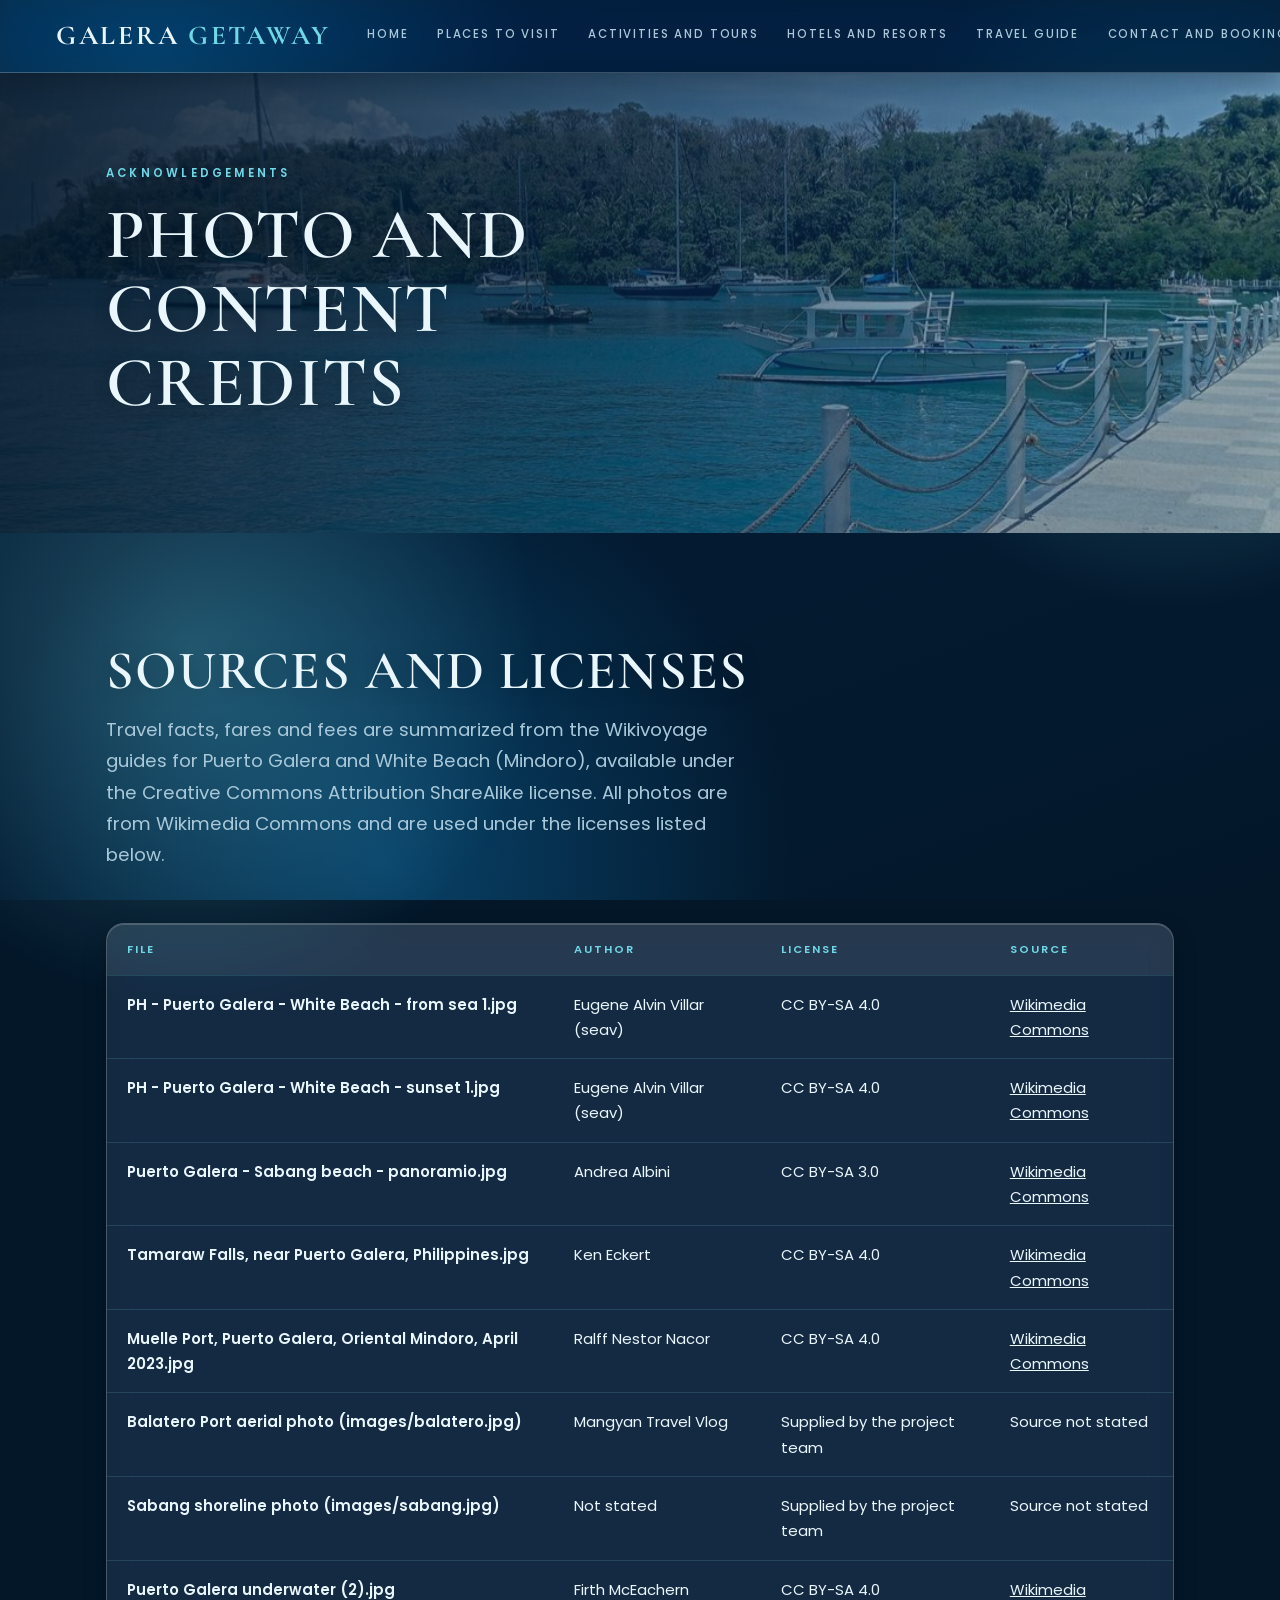
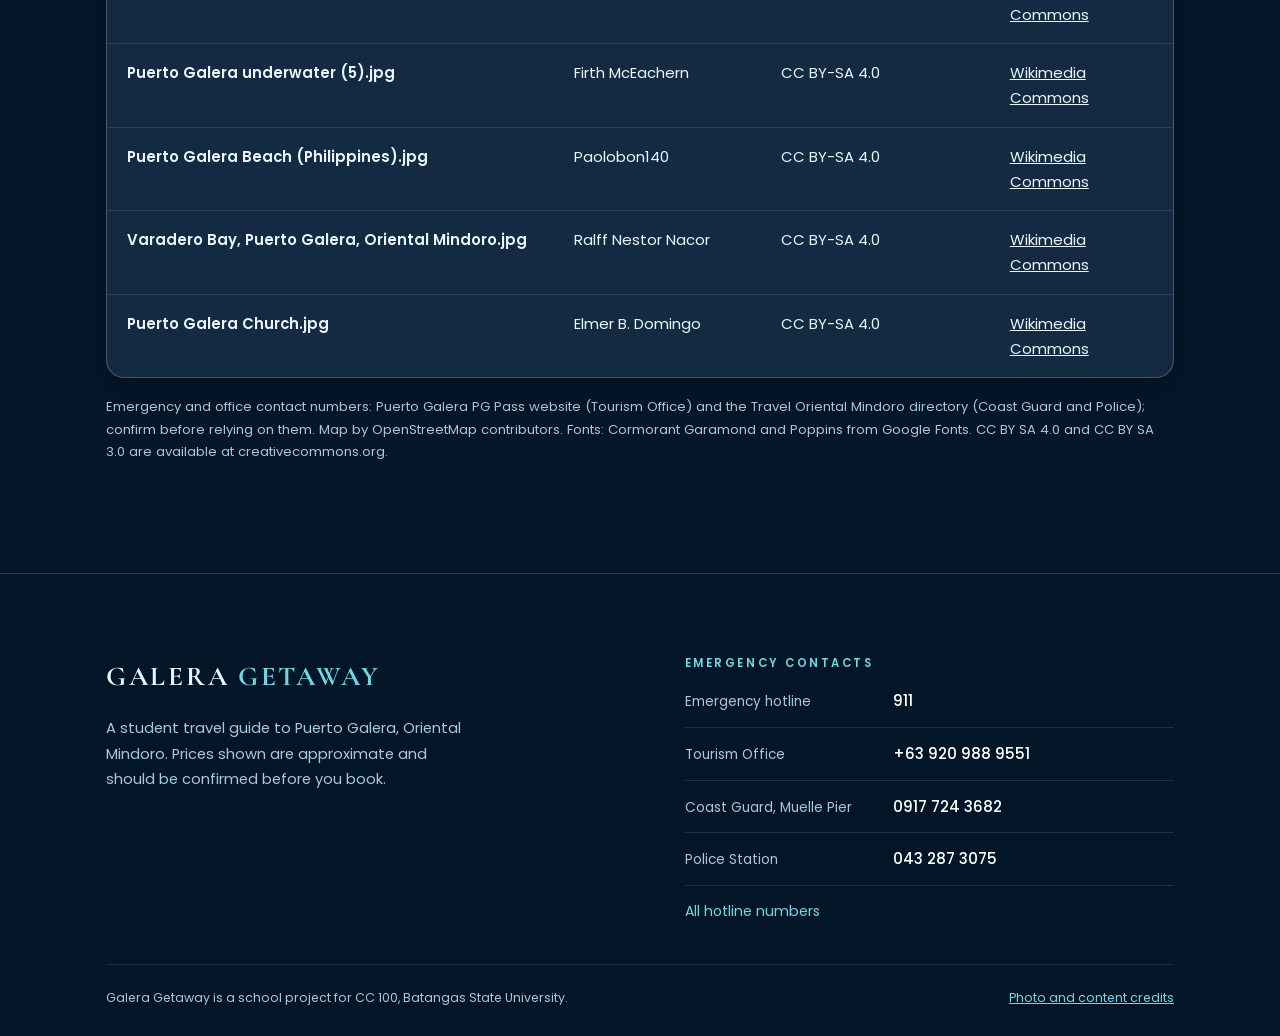
<file: credits.html>
<!DOCTYPE html>
<html lang="en">
<head>
  <meta charset="utf-8">
  <meta name="viewport" content="width=device-width, initial-scale=1">
  <title>Photo and Content Credits | Galera Getaway</title>
  <meta name="description" content="Photo and content credits for Galera Getaway.">
  <meta property="og:type" content="website">
  <meta property="og:site_name" content="Galera Getaway">
  <meta property="og:title" content="Photo and Content Credits | Galera Getaway">
  <meta property="og:description" content="Photo and content credits for Galera Getaway.">
  <meta property="og:url" content="https://galera-getaway.vercel.app/">
  <meta property="og:image" content="https://galera-getaway.vercel.app/images/og-image.jpg">
  <meta property="og:image:width" content="1200">
  <meta property="og:image:height" content="630">
  <meta property="og:image:alt" content="Explore the Pearl of Mindoro: White Beach in Puerto Galera with the Galera Getaway name">
  <meta name="twitter:card" content="summary_large_image">
  <meta name="twitter:title" content="Photo and Content Credits | Galera Getaway">
  <meta name="twitter:description" content="Photo and content credits for Galera Getaway.">
  <meta name="twitter:image" content="https://galera-getaway.vercel.app/images/og-image.jpg">
  <meta name="theme-color" content="#041e3a">
  <link rel="preconnect" href="https://fonts.googleapis.com">
  <link rel="preconnect" href="https://fonts.gstatic.com" crossorigin>
  <link href="https://fonts.googleapis.com/css2?family=Cormorant+Garamond:wght@500;600;700&amp;family=Poppins:wght@400;500;600&amp;display=swap" rel="stylesheet">
  <!-- Splash screen: show it on the first visit and on refresh only, skip it when moving between pages -->
  <script>try{var n=performance.getEntriesByType("navigation")[0];if(sessionStorage.getItem("gg")&&n&&n.type!=="reload")document.documentElement.classList.add("no-splash");sessionStorage.setItem("gg","1")}catch(e){}</script>
  <link rel="stylesheet" href="styles.css">
</head>
<body>
  <!-- Splash screen markup (animated and hidden with CSS only) -->
  <div class="splash" aria-hidden="true">
    <div class="splash-inner">
      <p class="splash-brand">Galera <span>Getaway</span></p>
      <span class="splash-line"></span>
      <p class="splash-tag">Explore the Pearl of Mindoro</p>
    </div>
  </div>
  <!-- Reading progress bar at the top of the page -->
  <div class="progress" aria-hidden="true"></div>
  <!-- Header: desktop top menu. On phones the same list becomes a floating glass tab bar at the bottom -->
  <header class="site-header">
    <div class="wrap">
      <a class="brand" href="index.html">Galera <span>Getaway</span></a>
      <nav aria-label="Main menu">
        <ul class="nav-list">
        <li><a href="index.html"><svg viewBox="0 0 24 24" aria-hidden="true"><path d="M3 11l9-8 9 8v10a1 1 0 0 1-1 1h-5v-6H9v6H4a1 1 0 0 1-1-1z"/></svg><span class="tab-label-full">Home</span><span class="tab-label-short">Home</span></a></li>
        <li><a href="places.html"><svg viewBox="0 0 24 24" aria-hidden="true"><path d="M12 22s7-6.5 7-12a7 7 0 1 0-14 0c0 5.5 7 12 7 12z"/><circle cx="12" cy="10" r="2.5"/></svg><span class="tab-label-full">Places to Visit</span><span class="tab-label-short">Places</span></a></li>
        <li><a href="activities.html"><svg viewBox="0 0 24 24" aria-hidden="true"><circle cx="12" cy="12" r="9"/><path d="M16 8l-2 6-6 2 2-6z"/></svg><span class="tab-label-full">Activities and Tours</span><span class="tab-label-short">Tours</span></a></li>
        <li><a href="hotels.html"><svg viewBox="0 0 24 24" aria-hidden="true"><path d="M3 20V8M3 15h18v5M21 15v-3a3 3 0 0 0-3-3h-7v6"/><circle cx="7" cy="11.5" r="1.8"/></svg><span class="tab-label-full">Hotels and Resorts</span><span class="tab-label-short">Stay</span></a></li>
        <li><a href="guide.html"><svg viewBox="0 0 24 24" aria-hidden="true"><path d="M9 4L3 6v14l6-2 6 2 6-2V4l-6 2z"/><path d="M9 4v14M15 6v14"/></svg><span class="tab-label-full">Travel Guide</span><span class="tab-label-short">Guide</span></a></li>
        <li><a href="contact.html"><svg viewBox="0 0 24 24" aria-hidden="true"><rect x="3" y="5" width="18" height="16" rx="2"/><path d="M3 10h18M8 3v4M16 3v4"/></svg><span class="tab-label-full">Contact and Booking</span><span class="tab-label-short">Book</span></a></li>
        </ul>
      </nav>
    </div>
  </header>

  <!-- Main content -->
  <main>
    <!-- Section: Hero banner -->
    <section class="hero short">
      <img class="hero-bg" fetchpriority="high" decoding="async" src="images/muelle.jpg" alt="Muelle Port in Puerto Galera town">
      <div class="wrap">
        <p class="eyebrow">ACKNOWLEDGEMENTS</p>
        <h1>Photo and content credits</h1>
      </div>
    </section>

    <!-- Section: Sources and licenses table -->
    <section class="section" id="credits">
      <div class="wrap">
        <div class="section-head">
          <h2><span class="w" style="--i:0">Sources</span> <span class="w" style="--i:1">and</span> <span class="w" style="--i:2">licenses</span></h2>
          <p class="lead">Travel facts, fares and fees are summarized from the Wikivoyage guides for Puerto Galera and White Beach (Mindoro), available under the Creative Commons Attribution ShareAlike license. All photos are from Wikimedia Commons and are used under the licenses listed below.</p>
        </div>
        <div class="table-wrap">
          <table>
            <thead><tr><th>File</th><th>Author</th><th>License</th><th>Source</th></tr></thead>
            <tbody>
              <tr><td>PH - Puerto Galera - White Beach - from sea 1.jpg</td><td>Eugene Alvin Villar (seav)</td><td>CC BY-SA 4.0</td><td><a href="https://commons.wikimedia.org/wiki/File:PH_-_Puerto_Galera_-_White_Beach_-_from_sea_1.jpg" rel="noopener">Wikimedia Commons</a></td></tr>
              <tr><td>PH - Puerto Galera - White Beach - sunset 1.jpg</td><td>Eugene Alvin Villar (seav)</td><td>CC BY-SA 4.0</td><td><a href="https://commons.wikimedia.org/wiki/File:PH_-_Puerto_Galera_-_White_Beach_-_sunset_1.jpg" rel="noopener">Wikimedia Commons</a></td></tr>
              <tr><td>Puerto Galera - Sabang beach - panoramio.jpg</td><td>Andrea Albini</td><td>CC BY-SA 3.0</td><td><a href="https://commons.wikimedia.org/wiki/File:Puerto_Galera_-_Sabang_beach_-_panoramio.jpg" rel="noopener">Wikimedia Commons</a></td></tr>
              <tr><td>Tamaraw Falls, near Puerto Galera, Philippines.jpg</td><td>Ken Eckert</td><td>CC BY-SA 4.0</td><td><a href="https://commons.wikimedia.org/wiki/File:Tamaraw_Falls%2C_near_Puerto_Galera%2C_Philippines.jpg" rel="noopener">Wikimedia Commons</a></td></tr>
              <tr><td>Muelle Port, Puerto Galera, Oriental Mindoro, April 2023.jpg</td><td>Ralff Nestor Nacor</td><td>CC BY-SA 4.0</td><td><a href="https://commons.wikimedia.org/wiki/File:Muelle_Port%2C_Puerto_Galera%2C_Oriental_Mindoro%2C_April_2023.jpg" rel="noopener">Wikimedia Commons</a></td></tr>
              <tr><td>Balatero Port aerial photo (images/balatero.jpg)</td><td>Mangyan Travel Vlog</td><td>Supplied by the project team</td><td>Source not stated</td></tr>
              <tr><td>Sabang shoreline photo (images/sabang.jpg)</td><td>Not stated</td><td>Supplied by the project team</td><td>Source not stated</td></tr>
              <tr><td>Puerto Galera underwater (2).jpg</td><td>Firth McEachern</td><td>CC BY-SA 4.0</td><td><a href="https://commons.wikimedia.org/wiki/File:Puerto_Galera_underwater_%282%29.jpg" rel="noopener">Wikimedia Commons</a></td></tr>
              <tr><td>Puerto Galera underwater (5).jpg</td><td>Firth McEachern</td><td>CC BY-SA 4.0</td><td><a href="https://commons.wikimedia.org/wiki/File:Puerto_Galera_underwater_%285%29.jpg" rel="noopener">Wikimedia Commons</a></td></tr>
              <tr><td>Puerto Galera Beach (Philippines).jpg</td><td>Paolobon140</td><td>CC BY-SA 4.0</td><td><a href="https://commons.wikimedia.org/wiki/File:Puerto_Galera_Beach_%28Philippines%29.jpg" rel="noopener">Wikimedia Commons</a></td></tr>
              <tr><td>Varadero Bay, Puerto Galera, Oriental Mindoro.jpg</td><td>Ralff Nestor Nacor</td><td>CC BY-SA 4.0</td><td><a href="https://commons.wikimedia.org/wiki/File:Varadero_Bay%2C_Puerto_Galera%2C_Oriental_Mindoro.jpg" rel="noopener">Wikimedia Commons</a></td></tr>
              <tr><td>Puerto Galera Church.jpg</td><td>Elmer B. Domingo</td><td>CC BY-SA 4.0</td><td><a href="https://commons.wikimedia.org/wiki/File:Puerto_Galera_Church.jpg" rel="noopener">Wikimedia Commons</a></td></tr>
            </tbody>
          </table>
        </div>
        <p class="note">Emergency and office contact numbers: Puerto Galera PG Pass website (Tourism Office) and the Travel Oriental Mindoro directory (Coast Guard and Police); confirm before relying on them. Map by OpenStreetMap contributors. Fonts: Cormorant Garamond and Poppins from Google Fonts. CC BY SA 4.0 and CC BY SA 3.0 are available at creativecommons.org.</p>
      </div>
    </section>
  </main>

  <!-- Footer: brand, emergency contacts, link to all hotline numbers, credits -->
  <footer class="site-footer">
    <div class="wrap">
      <div class="footer-grid">
        <div class="footer-brand">
          <a class="brand" href="index.html">Galera <span>Getaway</span></a>
          <p>A student travel guide to Puerto Galera, Oriental Mindoro. Prices shown are approximate and should be confirmed before you book.</p>
        </div>
        <div>
          <h4>Emergency Contacts</h4>
          <dl class="contacts">
            <div><dt>Emergency hotline</dt><dd>911</dd></div>
            <div><dt>Tourism Office</dt><dd><a href="tel:+639209889551">+63 920 988 9551</a></dd></div>
            <div><dt>Coast Guard, Muelle Pier</dt><dd><a href="tel:+639177243682">0917 724 3682</a></dd></div>
            <div><dt>Police Station</dt><dd><a href="tel:+63432873075">043 287 3075</a></dd></div>
          </dl>
          <p class="footer-more"><a href="hotlines.html">All hotline numbers</a></p>
        </div>
      </div>
      <div class="footer-base">
        <span>Galera Getaway is a school project for CC 100, Batangas State University.</span>
        <a href="credits.html">Photo and content credits</a>
      </div>
    </div>
  </footer>
</body>
</html>
</file>
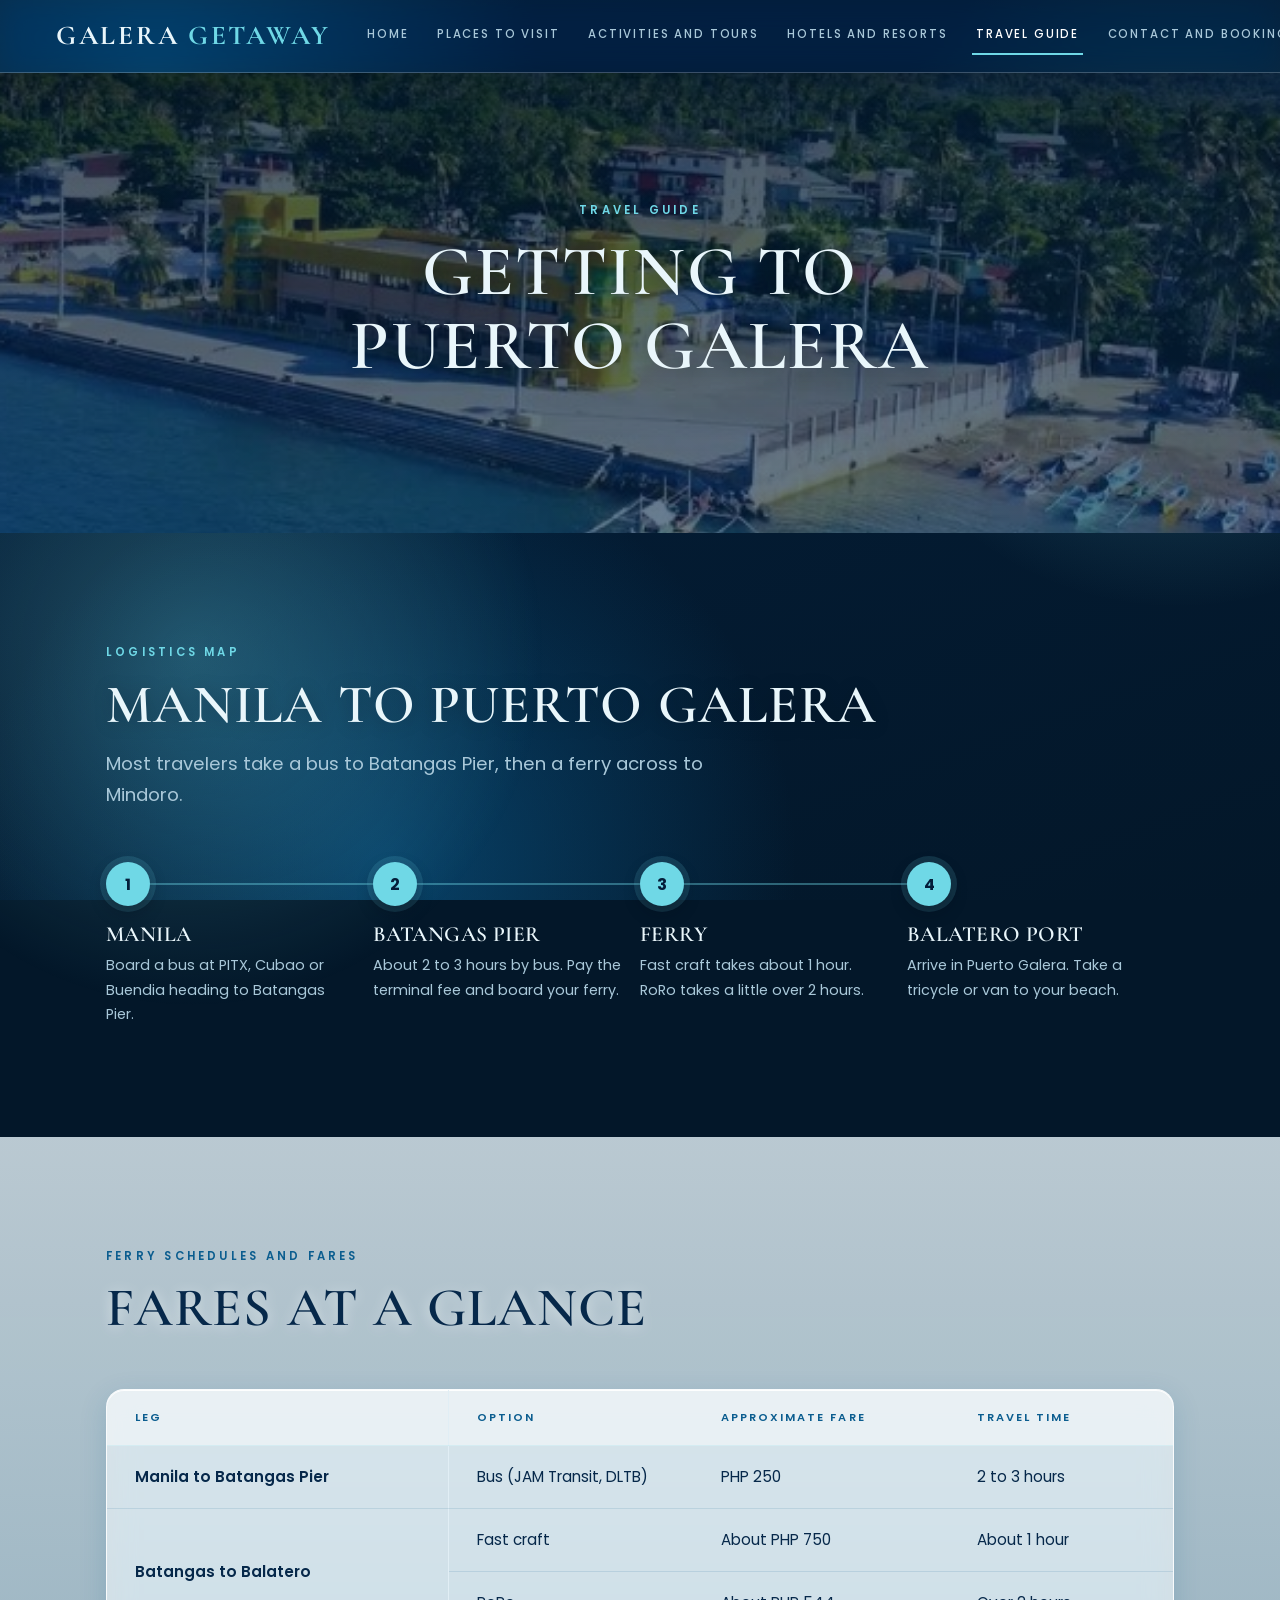
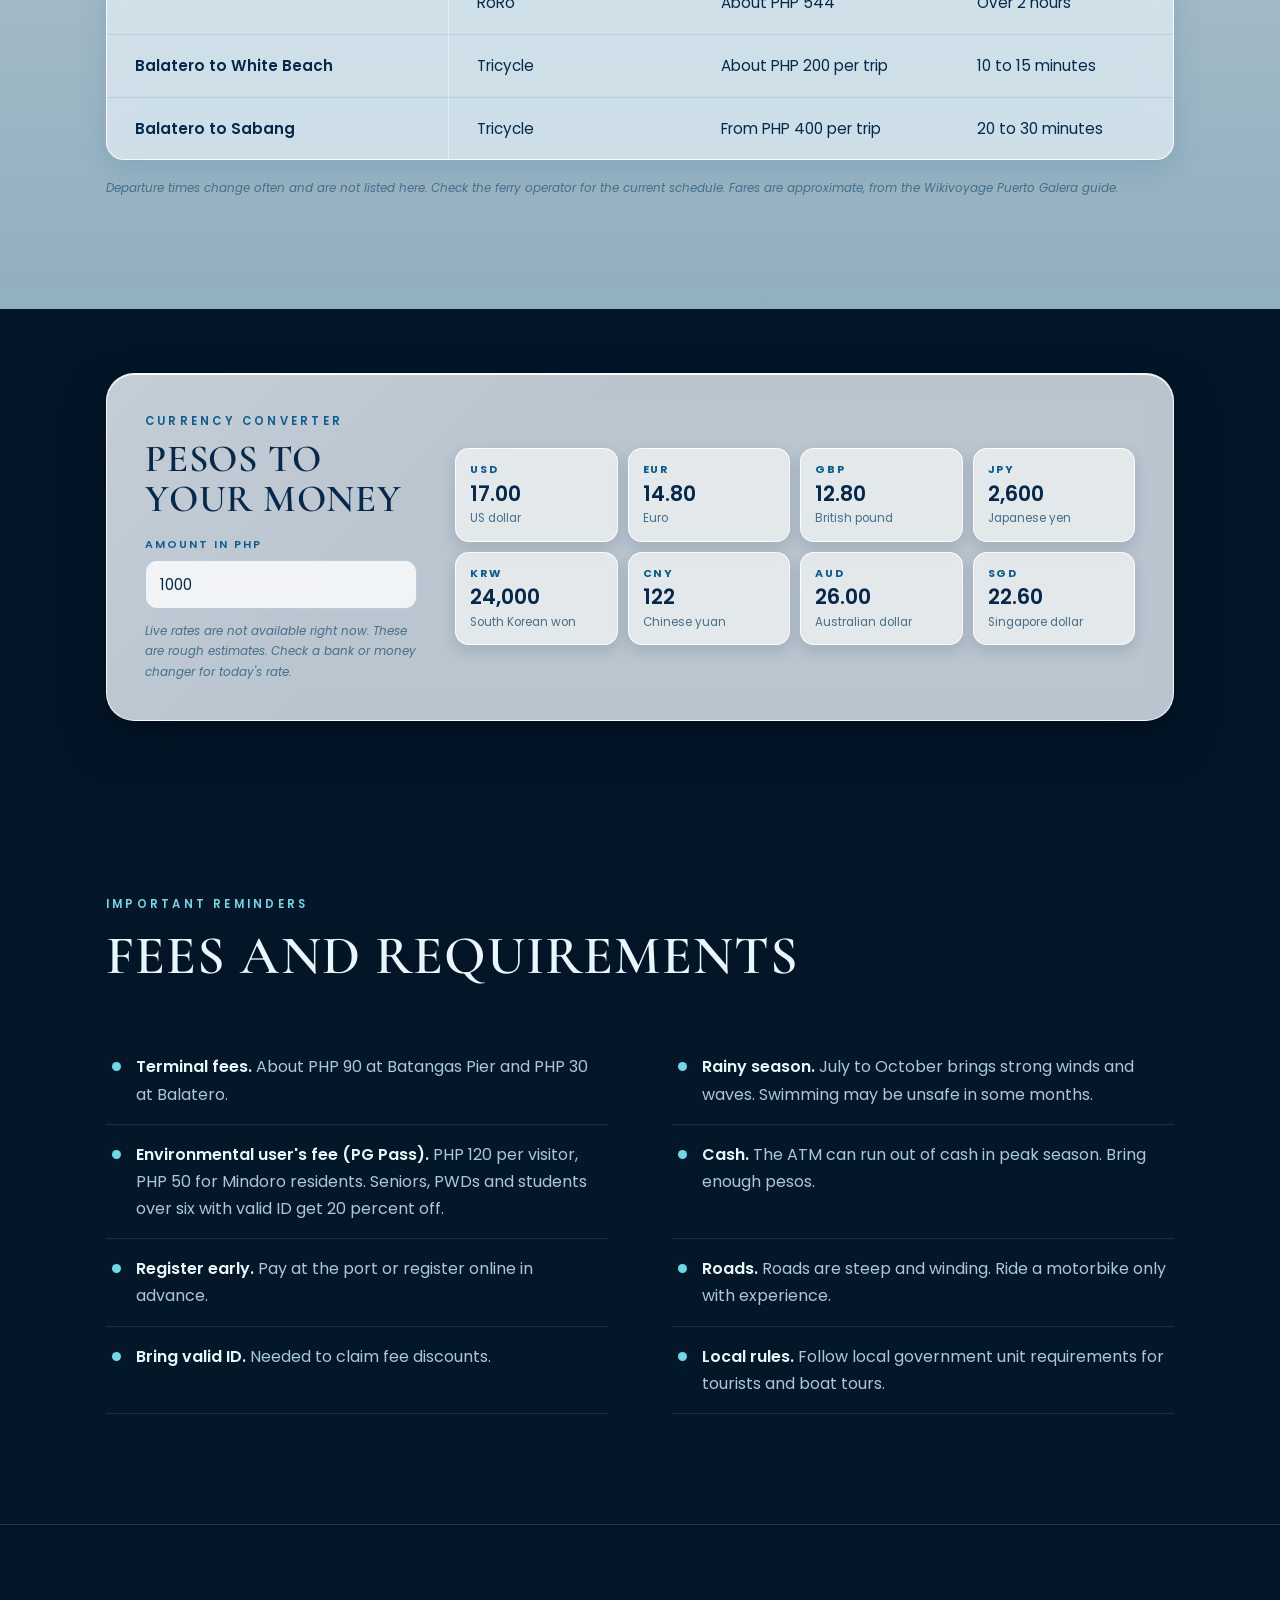
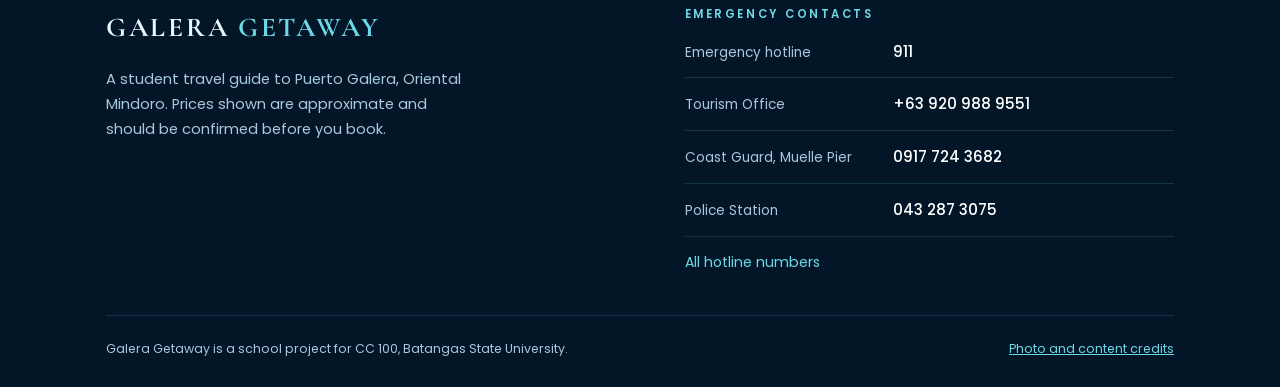
<file: guide.html>
<!DOCTYPE html>
<html lang="en">
<head>
  <meta charset="utf-8">
  <meta name="viewport" content="width=device-width, initial-scale=1">
  <title>Travel Guide | Galera Getaway</title>
  <meta name="description" content="How to get from Manila to Puerto Galera, with fares, fees and reminders.">
  <meta property="og:type" content="website">
  <meta property="og:site_name" content="Galera Getaway">
  <meta property="og:title" content="Travel Guide | Galera Getaway">
  <meta property="og:description" content="How to get from Manila to Puerto Galera, with fares, fees and reminders.">
  <meta property="og:url" content="https://galera-getaway.vercel.app/guide.html">
  <meta property="og:image" content="https://galera-getaway.vercel.app/images/og-image.jpg">
  <meta property="og:image:width" content="1200">
  <meta property="og:image:height" content="630">
  <meta property="og:image:alt" content="Explore the Pearl of Mindoro: White Beach in Puerto Galera with the Galera Getaway name">
  <meta name="twitter:card" content="summary_large_image">
  <meta name="twitter:title" content="Travel Guide | Galera Getaway">
  <meta name="twitter:description" content="How to get from Manila to Puerto Galera, with fares, fees and reminders.">
  <meta name="twitter:image" content="https://galera-getaway.vercel.app/images/og-image.jpg">
  <meta name="theme-color" content="#041e3a">
  <link rel="preconnect" href="https://fonts.googleapis.com">
  <link rel="preconnect" href="https://fonts.gstatic.com" crossorigin>
  <link href="https://fonts.googleapis.com/css2?family=Cormorant+Garamond:wght@500;600;700&amp;family=Poppins:wght@400;500;600&amp;display=swap" rel="stylesheet">
  <!-- Splash screen: show it on the first visit and on refresh only, skip it when moving between pages -->
  <script>try{var n=performance.getEntriesByType("navigation")[0];if(sessionStorage.getItem("gg")&&n&&n.type!=="reload")document.documentElement.classList.add("no-splash");sessionStorage.setItem("gg","1")}catch(e){}</script>
  <link rel="stylesheet" href="styles.css">
</head>
<body>
  <!-- Splash screen markup (animated and hidden with CSS only) -->
  <div class="splash" aria-hidden="true">
    <div class="splash-inner">
      <p class="splash-brand">Galera <span>Getaway</span></p>
      <span class="splash-line"></span>
      <p class="splash-tag">Explore the Pearl of Mindoro</p>
    </div>
  </div>
  <!-- Reading progress bar at the top of the page -->
  <div class="progress" aria-hidden="true"></div>
  <!-- Header: desktop top menu. On phones the same list becomes a floating glass tab bar at the bottom -->
  <header class="site-header">
    <div class="wrap">
      <a class="brand" href="index.html">Galera <span>Getaway</span></a>
      <nav aria-label="Main menu">
        <ul class="nav-list">
        <li><a href="index.html"><svg viewBox="0 0 24 24" aria-hidden="true"><path d="M3 11l9-8 9 8v10a1 1 0 0 1-1 1h-5v-6H9v6H4a1 1 0 0 1-1-1z"/></svg><span class="tab-label-full">Home</span><span class="tab-label-short">Home</span></a></li>
        <li><a href="places.html"><svg viewBox="0 0 24 24" aria-hidden="true"><path d="M12 22s7-6.5 7-12a7 7 0 1 0-14 0c0 5.5 7 12 7 12z"/><circle cx="12" cy="10" r="2.5"/></svg><span class="tab-label-full">Places to Visit</span><span class="tab-label-short">Places</span></a></li>
        <li><a href="activities.html"><svg viewBox="0 0 24 24" aria-hidden="true"><circle cx="12" cy="12" r="9"/><path d="M16 8l-2 6-6 2 2-6z"/></svg><span class="tab-label-full">Activities and Tours</span><span class="tab-label-short">Tours</span></a></li>
        <li><a href="hotels.html"><svg viewBox="0 0 24 24" aria-hidden="true"><path d="M3 20V8M3 15h18v5M21 15v-3a3 3 0 0 0-3-3h-7v6"/><circle cx="7" cy="11.5" r="1.8"/></svg><span class="tab-label-full">Hotels and Resorts</span><span class="tab-label-short">Stay</span></a></li>
        <li><a href="guide.html" aria-current="page"><svg viewBox="0 0 24 24" aria-hidden="true"><path d="M9 4L3 6v14l6-2 6 2 6-2V4l-6 2z"/><path d="M9 4v14M15 6v14"/></svg><span class="tab-label-full">Travel Guide</span><span class="tab-label-short">Guide</span></a></li>
        <li><a href="contact.html"><svg viewBox="0 0 24 24" aria-hidden="true"><rect x="3" y="5" width="18" height="16" rx="2"/><path d="M3 10h18M8 3v4M16 3v4"/></svg><span class="tab-label-full">Contact and Booking</span><span class="tab-label-short">Book</span></a></li>
        </ul>
      </nav>
    </div>
  </header>

  <!-- Main content -->
  <main>
    <!-- Section: Hero banner -->
    <section class="hero short center">
      <img class="hero-bg" fetchpriority="high" decoding="async" src="images/balatero.jpg" alt="Balatero Port in Puerto Galera">
      <div class="wrap">
        <p class="eyebrow">TRAVEL GUIDE</p>
        <h1><span>Getting to</span> <span>Puerto Galera</span></h1>
      </div>
    </section>

    <!-- Section: Logistics map -->
    <section class="section">
      <div class="wrap">
        <div class="section-head">
          <p class="eyebrow">LOGISTICS MAP</p>
          <h2><span class="w" style="--i:0">Manila</span> <span class="w" style="--i:1">to</span> <span class="w" style="--i:2">Puerto</span> <span class="w" style="--i:3">Galera</span></h2>
          <p class="lead">Most travelers take a bus to Batangas Pier, then a ferry across to Mindoro.</p>
        </div>
        <ol class="route">
          <li class="step"><h3>Manila</h3><p>Board a bus at PITX, Cubao or Buendia heading to Batangas Pier.</p></li>
          <li class="step"><h3>Batangas Pier</h3><p>About 2 to 3 hours by bus. Pay the terminal fee and board your ferry.</p></li>
          <li class="step"><h3>Ferry</h3><p>Fast craft takes about 1 hour. RoRo takes a little over 2 hours.</p></li>
          <li class="step"><h3>Balatero Port</h3><p>Arrive in Puerto Galera. Take a tricycle or van to your beach.</p></li>
        </ol>
      </div>
    </section>

    <!-- Section: Ferry schedules and fares -->
    <section class="section light">
      <div class="wrap">
        <div class="section-head">
          <p class="eyebrow">FERRY SCHEDULES AND FARES</p>
          <h2><span class="w" style="--i:0">Fares</span> <span class="w" style="--i:1">at</span> <span class="w" style="--i:2">a</span> <span class="w" style="--i:3">glance</span></h2>
        </div>
        <div class="table-wrap">
          <table class="fares">
            <colgroup><col style="width:32%"><col style="width:23%"><col style="width:24%"><col style="width:21%"></colgroup>
            <thead><tr><th>Leg</th><th>Option</th><th>Approximate fare</th><th>Travel time</th></tr></thead>
            <tbody>
              <tr><td class="leg">Manila to Batangas Pier</td><td>Bus (JAM Transit, DLTB)</td><td>PHP 250</td><td>2 to 3 hours</td></tr>
              <tr><td class="leg" rowspan="2">Batangas to Balatero</td><td>Fast craft</td><td>About PHP 750</td><td>About 1 hour</td></tr>
              <tr><td>RoRo</td><td>About PHP 544</td><td>Over 2 hours</td></tr>
              <tr><td class="leg">Balatero to White Beach</td><td>Tricycle</td><td>About PHP 200 per trip</td><td>10 to 15 minutes</td></tr>
              <tr><td class="leg">Balatero to Sabang</td><td>Tricycle</td><td>From PHP 400 per trip</td><td>20 to 30 minutes</td></tr>
            </tbody>
          </table>
        </div>
        <p class="note small">Departure times change often and are not listed here. Check the ferry operator for the current schedule. Fares are approximate, from the Wikivoyage Puerto Galera guide.</p>
      </div>
    </section>

    <!-- Section: Currency converter -->
    <section class="section deep fx-section" id="currency">
      <div class="wrap">
        <div class="form-card converter">
          <div class="fx-side">
            <p class="eyebrow">CURRENCY CONVERTER</p>
            <h2>Pesos to your money</h2>
            <div class="field"><label for="fx-amount">Amount in PHP</label><input id="fx-amount" type="number" min="0" step="any" value="1000" inputmode="decimal"></div>
            <p class="note small" id="fx-note">Loading rates.</p>
          </div>
          <ul class="fx-list" id="fx-list" aria-live="polite"></ul>
        </div>
      </div>
    </section>

    <!-- Section: Important reminders -->
    <section class="section">
      <div class="wrap">
        <div class="section-head">
          <p class="eyebrow">IMPORTANT REMINDERS</p>
          <h2><span class="w" style="--i:0">Fees</span> <span class="w" style="--i:1">and</span> <span class="w" style="--i:2">requirements</span></h2>
        </div>
        <ul class="checklist reminders">
          <li><strong>Terminal fees.</strong> About PHP 90 at Batangas Pier and PHP 30 at Balatero.</li>
          <li><strong>Rainy season.</strong> July to October brings strong winds and waves. Swimming may be unsafe in some months.</li>
          <li><strong>Environmental user's fee (PG Pass).</strong> PHP 120 per visitor, PHP 50 for Mindoro residents. Seniors, PWDs and students over six with valid ID get 20 percent off.</li>
          <li><strong>Cash.</strong> The ATM can run out of cash in peak season. Bring enough pesos.</li>
          <li><strong>Register early.</strong> Pay at the port or register online in advance.</li>
          <li><strong>Roads.</strong> Roads are steep and winding. Ride a motorbike only with experience.</li>
          <li><strong>Bring valid ID.</strong> Needed to claim fee discounts.</li>
          <li><strong>Local rules.</strong> Follow local government unit requirements for tourists and boat tours.</li>
        </ul>
      </div>
    </section>
  </main>

  <!-- Footer: brand, emergency contacts, link to all hotline numbers, credits -->
  <footer class="site-footer">
    <div class="wrap">
      <div class="footer-grid">
        <div class="footer-brand">
          <a class="brand" href="index.html">Galera <span>Getaway</span></a>
          <p>A student travel guide to Puerto Galera, Oriental Mindoro. Prices shown are approximate and should be confirmed before you book.</p>
        </div>
        <div>
          <h4>Emergency Contacts</h4>
          <dl class="contacts">
            <div><dt>Emergency hotline</dt><dd>911</dd></div>
            <div><dt>Tourism Office</dt><dd><a href="tel:+639209889551">+63 920 988 9551</a></dd></div>
            <div><dt>Coast Guard, Muelle Pier</dt><dd><a href="tel:+639177243682">0917 724 3682</a></dd></div>
            <div><dt>Police Station</dt><dd><a href="tel:+63432873075">043 287 3075</a></dd></div>
          </dl>
          <p class="footer-more"><a href="hotlines.html">All hotline numbers</a></p>
        </div>
      </div>
      <div class="footer-base">
        <span>Galera Getaway is a school project for CC 100, Batangas State University.</span>
        <a href="credits.html">Photo and content credits</a>
      </div>
    </div>
  </footer>
  <!--
    Currency converter (the only page script besides the splash check).
    Shows an amount of Philippine pesos in the main currencies.
    Rates load from a free public API. If it fails or takes over 6 seconds,
    rough built in estimates stay on screen and a note says so.
  -->
  <script>
  (function () {
    // [code, name] pairs shown as tiles, in display order
    var CURRENCIES = [["USD", "US dollar"], ["EUR", "Euro"], ["GBP", "British pound"], ["JPY", "Japanese yen"], ["KRW", "South Korean won"], ["CNY", "Chinese yuan"], ["AUD", "Australian dollar"], ["SGD", "Singapore dollar"]];
    // Rough PHP to currency rates used until live rates arrive or when they fail
    var ESTIMATE = { USD: 0.017, EUR: 0.0148, GBP: 0.0128, JPY: 2.6, KRW: 24, CNY: 0.122, AUD: 0.026, SGD: 0.0226 };
    var rates = ESTIMATE;
    var input = document.getElementById("fx-amount");
    var list = document.getElementById("fx-list");
    var note = document.getElementById("fx-note");
    // Redraw the tiles for the current amount and rates
    function render() {
      var amount = parseFloat(input.value);
      if (!isFinite(amount) || amount < 0) amount = 0;
      list.innerHTML = "";
      CURRENCIES.forEach(function (c) {
        var value = amount * rates[c[0]];
        var digits = value >= 100 ? 0 : 2;
        var li = document.createElement("li");
        var name = document.createElement("span");
        name.textContent = c[1];
        var code = document.createElement("b");
        code.textContent = c[0];
        var num = document.createElement("strong");
        num.textContent = value.toLocaleString("en-US", { minimumFractionDigits: digits, maximumFractionDigits: digits });
        li.appendChild(code); li.appendChild(num); li.appendChild(name); list.appendChild(li);
      });
    }
    input.addEventListener("input", render);
    render();
    note.textContent = "Rough estimates shown while live rates load.";
    var timer = new AbortController();
    setTimeout(function () { timer.abort(); }, 6000);
    fetch("https://open.er-api.com/v6/latest/PHP", { signal: timer.signal })
      .then(function (r) { if (!r.ok) throw new Error("bad response"); return r.json(); })
      .then(function (d) {
        var next = {};
        CURRENCIES.forEach(function (c) { if (!d.rates || typeof d.rates[c[0]] !== "number") throw new Error("missing rate"); next[c[0]] = d.rates[c[0]]; });
        rates = next; render();
        note.textContent = "Live rates, updated " + (d.time_last_update_utc || "recently").replace(/ \+0000$/, "") + ". Banks and money changers add their own margin.";
      })
      .catch(function () {
        note.textContent = "Live rates are not available right now. These are rough estimates. Check a bank or money changer for today's rate.";
      });
  })();
  </script>
</body>
</html>
</file>
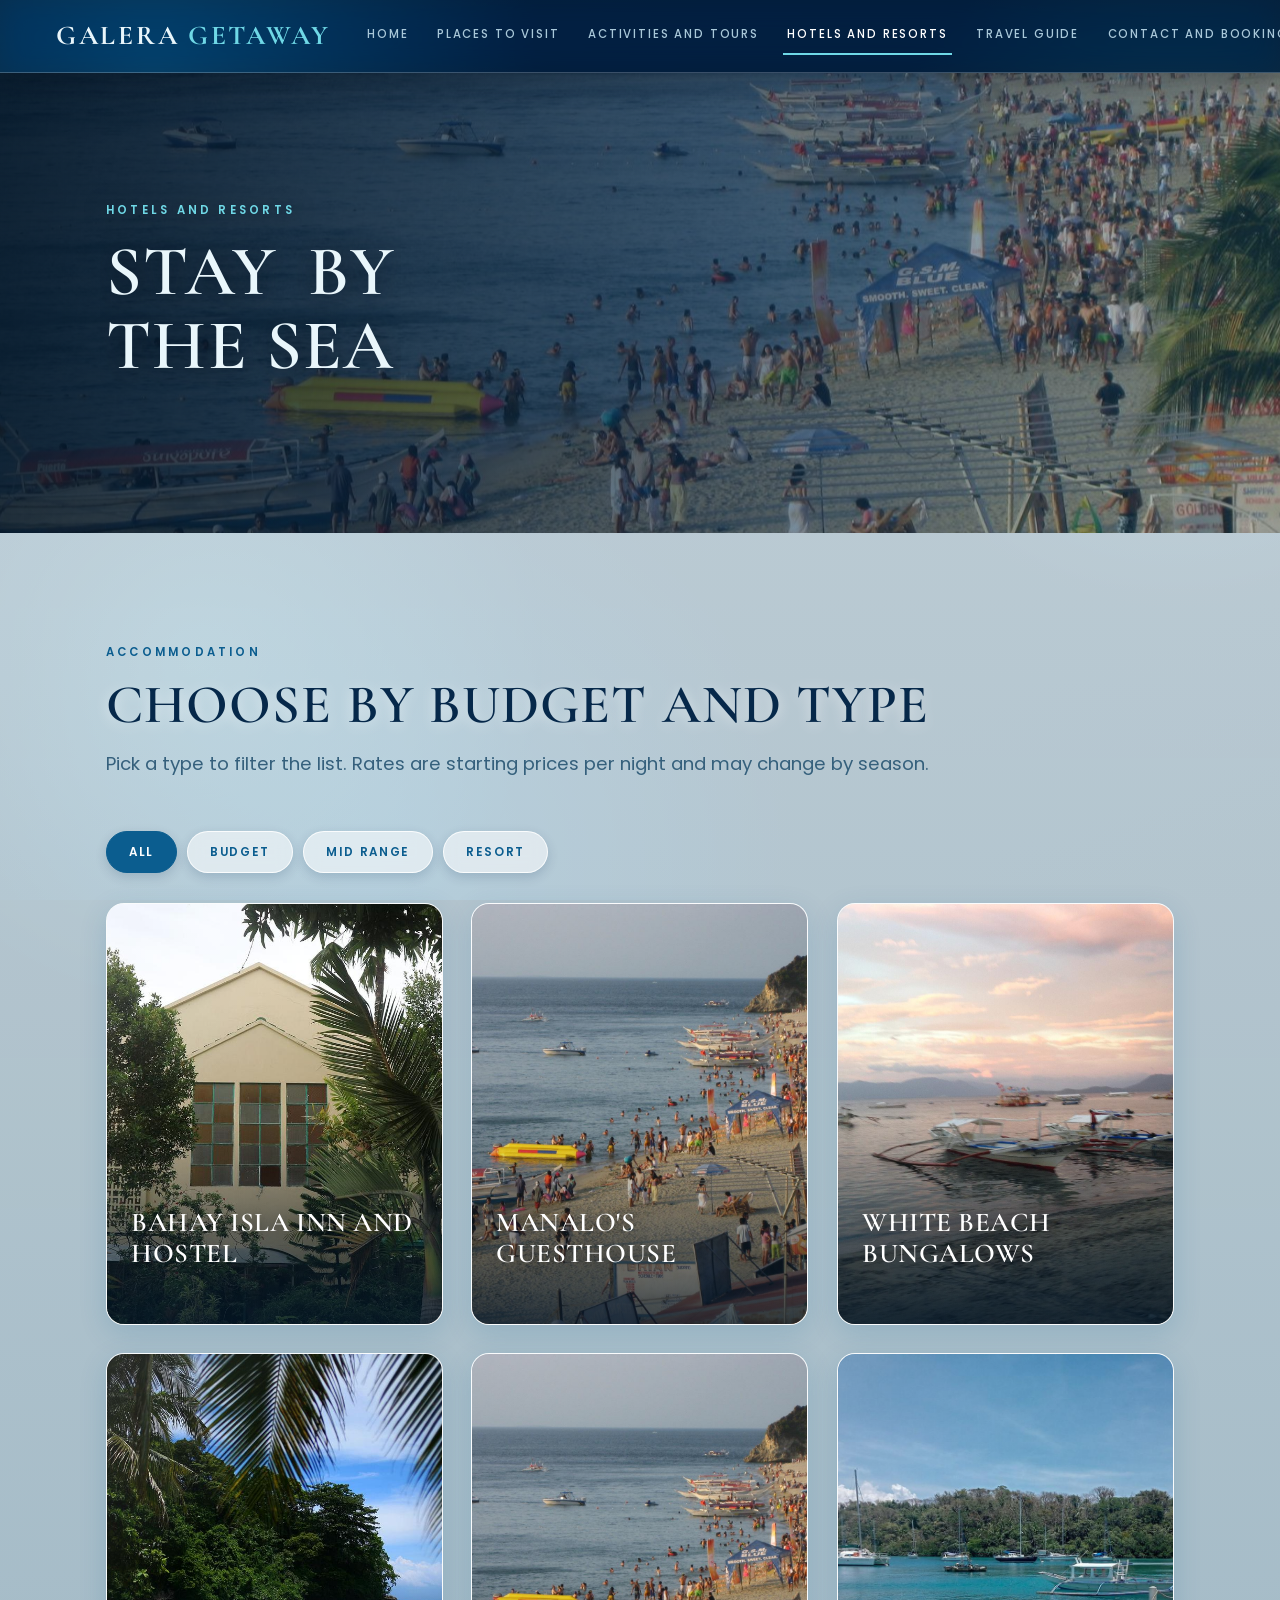
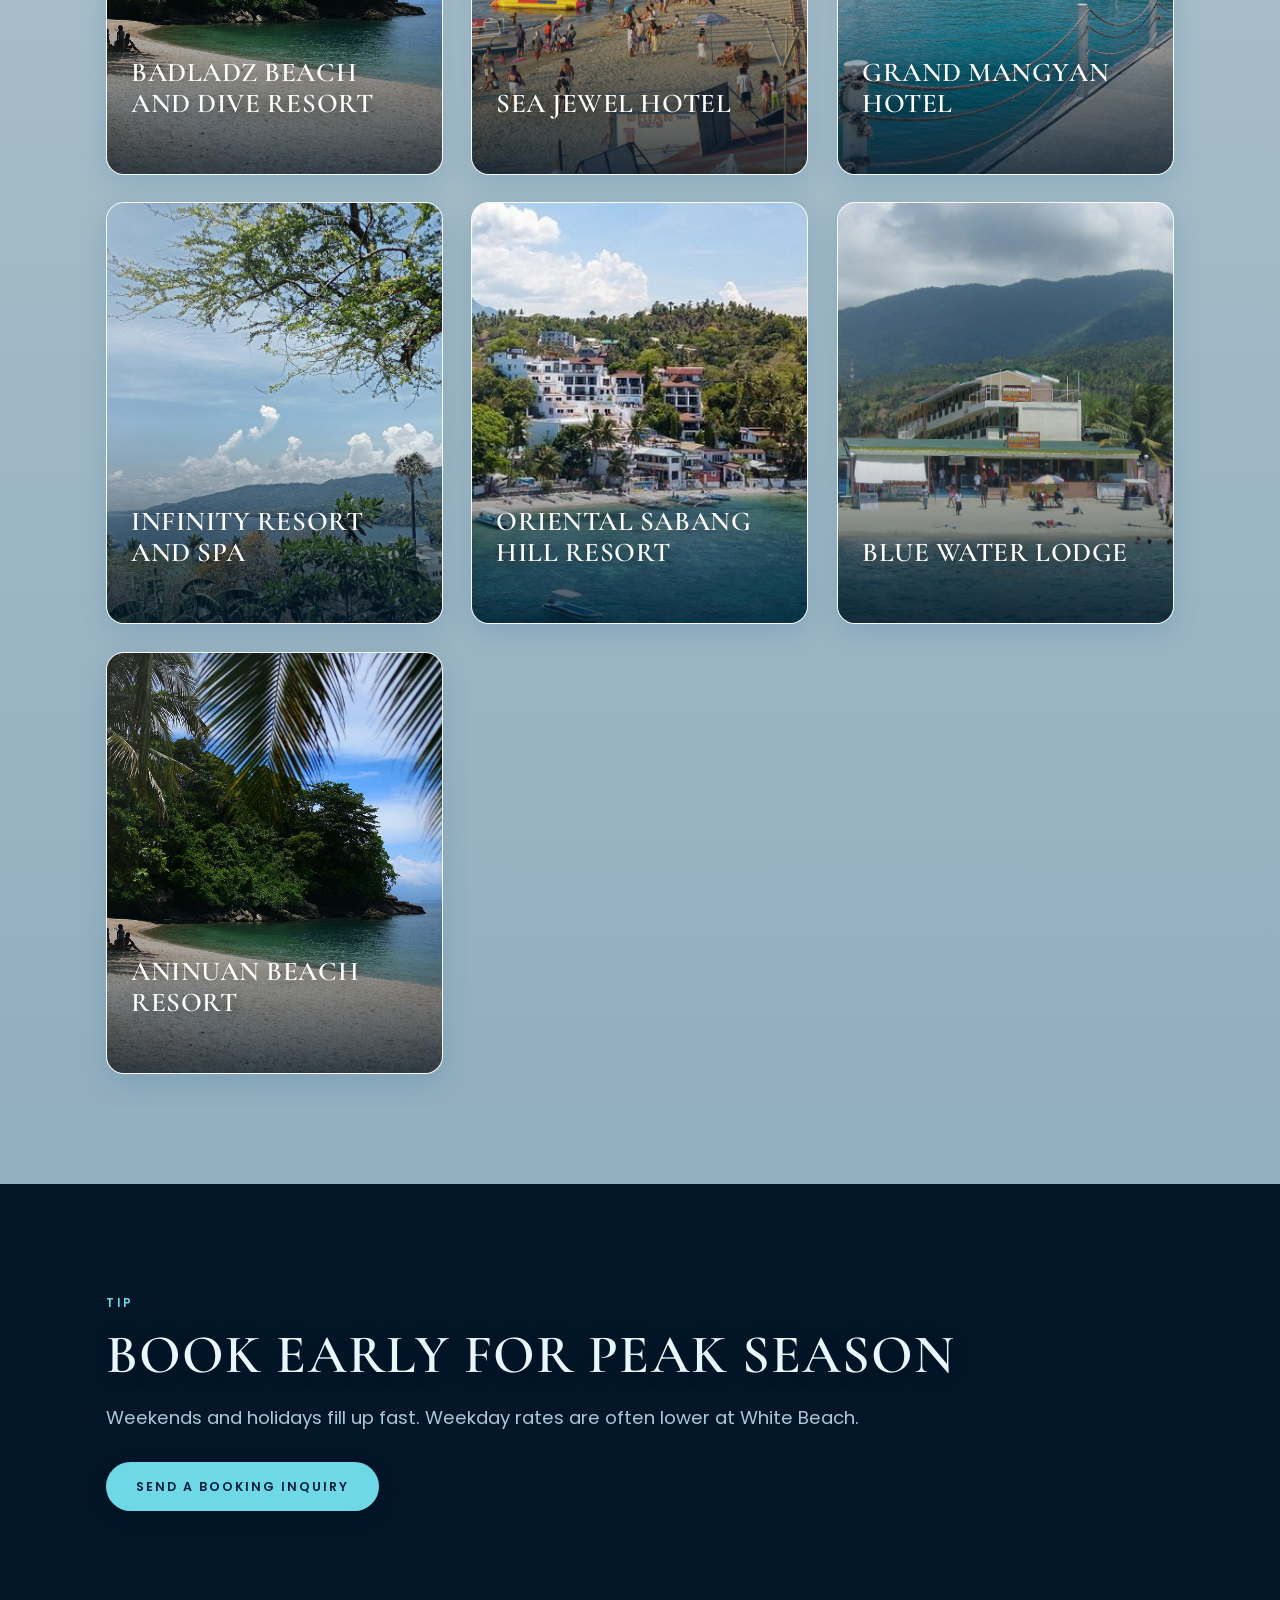
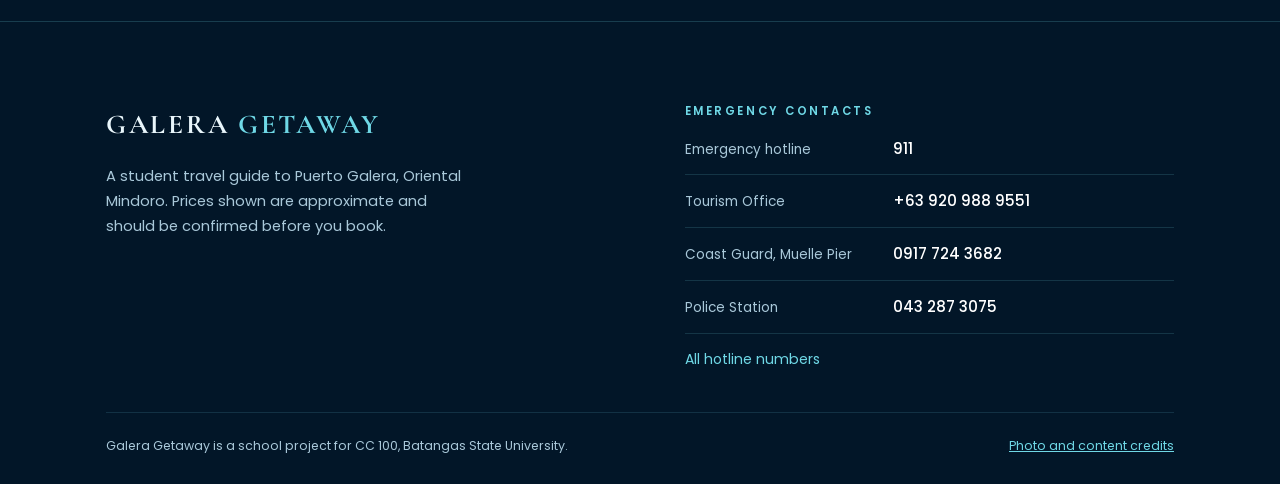
<file: hotels.html>
<!DOCTYPE html>
<html lang="en">
<head>
  <meta charset="utf-8">
  <meta name="viewport" content="width=device-width, initial-scale=1">
  <title>Hotels and Resorts | Galera Getaway</title>
  <meta name="description" content="Stays in Puerto Galera by budget and type.">
  <meta property="og:type" content="website">
  <meta property="og:site_name" content="Galera Getaway">
  <meta property="og:title" content="Hotels and Resorts | Galera Getaway">
  <meta property="og:description" content="Stays in Puerto Galera by budget and type.">
  <meta property="og:url" content="https://galera-getaway.vercel.app/hotels.html">
  <meta property="og:image" content="https://galera-getaway.vercel.app/images/og-image.jpg">
  <meta property="og:image:width" content="1200">
  <meta property="og:image:height" content="630">
  <meta property="og:image:alt" content="Explore the Pearl of Mindoro: White Beach in Puerto Galera with the Galera Getaway name">
  <meta name="twitter:card" content="summary_large_image">
  <meta name="twitter:title" content="Hotels and Resorts | Galera Getaway">
  <meta name="twitter:description" content="Stays in Puerto Galera by budget and type.">
  <meta name="twitter:image" content="https://galera-getaway.vercel.app/images/og-image.jpg">
  <meta name="theme-color" content="#041e3a">
  <link rel="preconnect" href="https://fonts.googleapis.com">
  <link rel="preconnect" href="https://fonts.gstatic.com" crossorigin>
  <link href="https://fonts.googleapis.com/css2?family=Cormorant+Garamond:wght@500;600;700&amp;family=Poppins:wght@400;500;600&amp;display=swap" rel="stylesheet">
  <!-- Splash screen: show it on the first visit and on refresh only, skip it when moving between pages -->
  <script>try{var n=performance.getEntriesByType("navigation")[0];if(sessionStorage.getItem("gg")&&n&&n.type!=="reload")document.documentElement.classList.add("no-splash");sessionStorage.setItem("gg","1")}catch(e){}</script>
  <link rel="stylesheet" href="styles.css">
</head>
<body>
  <!-- Splash screen markup (animated and hidden with CSS only) -->
  <div class="splash" aria-hidden="true">
    <div class="splash-inner">
      <p class="splash-brand">Galera <span>Getaway</span></p>
      <span class="splash-line"></span>
      <p class="splash-tag">Explore the Pearl of Mindoro</p>
    </div>
  </div>
  <!-- Reading progress bar at the top of the page -->
  <div class="progress" aria-hidden="true"></div>
  <!-- Header: desktop top menu. On phones the same list becomes a floating glass tab bar at the bottom -->
  <header class="site-header">
    <div class="wrap">
      <a class="brand" href="index.html">Galera <span>Getaway</span></a>
      <nav aria-label="Main menu">
        <ul class="nav-list">
        <li><a href="index.html"><svg viewBox="0 0 24 24" aria-hidden="true"><path d="M3 11l9-8 9 8v10a1 1 0 0 1-1 1h-5v-6H9v6H4a1 1 0 0 1-1-1z"/></svg><span class="tab-label-full">Home</span><span class="tab-label-short">Home</span></a></li>
        <li><a href="places.html"><svg viewBox="0 0 24 24" aria-hidden="true"><path d="M12 22s7-6.5 7-12a7 7 0 1 0-14 0c0 5.5 7 12 7 12z"/><circle cx="12" cy="10" r="2.5"/></svg><span class="tab-label-full">Places to Visit</span><span class="tab-label-short">Places</span></a></li>
        <li><a href="activities.html"><svg viewBox="0 0 24 24" aria-hidden="true"><circle cx="12" cy="12" r="9"/><path d="M16 8l-2 6-6 2 2-6z"/></svg><span class="tab-label-full">Activities and Tours</span><span class="tab-label-short">Tours</span></a></li>
        <li><a href="hotels.html" aria-current="page"><svg viewBox="0 0 24 24" aria-hidden="true"><path d="M3 20V8M3 15h18v5M21 15v-3a3 3 0 0 0-3-3h-7v6"/><circle cx="7" cy="11.5" r="1.8"/></svg><span class="tab-label-full">Hotels and Resorts</span><span class="tab-label-short">Stay</span></a></li>
        <li><a href="guide.html"><svg viewBox="0 0 24 24" aria-hidden="true"><path d="M9 4L3 6v14l6-2 6 2 6-2V4l-6 2z"/><path d="M9 4v14M15 6v14"/></svg><span class="tab-label-full">Travel Guide</span><span class="tab-label-short">Guide</span></a></li>
        <li><a href="contact.html"><svg viewBox="0 0 24 24" aria-hidden="true"><rect x="3" y="5" width="18" height="16" rx="2"/><path d="M3 10h18M8 3v4M16 3v4"/></svg><span class="tab-label-full">Contact and Booking</span><span class="tab-label-short">Book</span></a></li>
        </ul>
      </nav>
    </div>
  </header>

  <!-- Main content -->
  <main>
    <!-- Section: Hero banner -->
    <section class="hero short">
      <img class="hero-bg" fetchpriority="high" decoding="async" src="images/white-beach-sunset.jpg" alt="Sunset over White Beach, Puerto Galera">
      <div class="wrap">
        <p class="eyebrow">HOTELS AND RESORTS</p>
        <h1 class="lockup"><span>Stay by</span> <span>the sea</span></h1>
      </div>
    </section>

    <!-- Section: Accommodation. Filter chips use radio inputs and CSS only, cards carry data-tier -->
    <section class="section light">
      <div class="wrap">
        <div class="section-head">
          <p class="eyebrow">ACCOMMODATION</p>
          <h2><span class="w" style="--i:0">Choose</span> <span class="w" style="--i:1">by</span> <span class="w" style="--i:2">budget</span> <span class="w" style="--i:3">and</span> <span class="w" style="--i:4">type</span></h2>
          <p class="lead wide">Pick a type to filter the list. Rates are starting prices per night and may change by season.</p>
        </div>
        <input class="filter-radio" type="radio" name="tier" id="f-all" aria-label="Show all stays" checked>
        <input class="filter-radio" type="radio" name="tier" id="f-budget" aria-label="Show budget stays">
        <input class="filter-radio" type="radio" name="tier" id="f-mid" aria-label="Show mid range stays">
        <input class="filter-radio" type="radio" name="tier" id="f-resort" aria-label="Show resort stays">
        <div class="filter-bar" role="group" aria-label="Filter stays">
          <label class="chip" for="f-all">All</label>
          <label class="chip" for="f-budget">Budget</label>
          <label class="chip" for="f-mid">Mid range</label>
          <label class="chip" for="f-resort">Resort</label>
        </div>
        <div class="grid cols-3">
          <article class="card stay" data-tier="budget">
            <img src="images/church.jpg" alt="Puerto Galera town church" loading="lazy" decoding="async">
            <div class="card-body">
              <span class="tag">Budget, hostel</span>
              <h3>Bahay Isla Inn and Hostel</h3>
              <p class="price">PHP 500 <small>dorm bed</small></p>
              <p>In town. Private rooms from PHP 1,200.</p>
              <a class="btn ghost" href="contact.html">Book Directly</a>
            </div>
          </article>
          <article class="card stay" data-tier="budget">
            <img src="images/white-beach-sunset.jpg" alt="Sunset at White Beach" loading="lazy" decoding="async">
            <div class="card-body">
              <span class="tag">Budget, guesthouse</span>
              <h3>Manalo's Guesthouse</h3>
              <p class="price">PHP 1,000 <small>from, per night</small></p>
              <p>Budget guesthouse near White Beach.</p>
              <a class="btn ghost" href="contact.html">Book Directly</a>
            </div>
          </article>
          <article class="card stay" data-tier="budget">
            <img src="images/sabang-beach.jpg" alt="Boats on the shore at dusk" loading="lazy" decoding="async">
            <div class="card-body">
              <span class="tag">Budget, bungalow</span>
              <h3>White Beach bungalows</h3>
              <p class="price">PHP 500 to 1,500 <small>per night</small></p>
              <p>Simple beachfront bungalows.</p>
              <a class="btn ghost" href="contact.html">Book Directly</a>
            </div>
          </article>
          <article class="card stay" data-tier="mid">
            <img src="images/beach.jpg" alt="A quiet beach near Puerto Galera" loading="lazy" decoding="async">
            <div class="card-body">
              <span class="tag">Mid range, beach and dive resort</span>
              <h3>Badladz Beach and Dive Resort</h3>
              <p class="price">PHP 2,690 <small>from, per night</small></p>
              <p>Pools, spa and an on site dive school.</p>
              <a class="btn ghost" href="contact.html">Book Directly</a>
            </div>
          </article>
          <article class="card stay" data-tier="mid">
            <img src="images/white-beach-sunset.jpg" alt="Sunset at White Beach" loading="lazy" decoding="async">
            <div class="card-body">
              <span class="tag">Mid range, hotel</span>
              <h3>Sea Jewel Hotel</h3>
              <p class="price">PHP 1,600 <small>from, per night</small></p>
              <p>50 meters from White Beach, with a pool.</p>
              <a class="btn ghost" href="contact.html">Book Directly</a>
            </div>
          </article>
          <article class="card stay" data-tier="mid">
            <img src="images/muelle.jpg" alt="Muelle Pier in town" loading="lazy" decoding="async">
            <div class="card-body">
              <span class="tag">Mid range, hotel</span>
              <h3>Grand Mangyan Hotel</h3>
              <p class="price">PHP 3,580 <small>for two adults, taxes and fees included</small></p>
              <p>Confirm your dates before booking.</p>
              <a class="btn ghost" href="contact.html">Book Directly</a>
            </div>
          </article>
          <article class="card stay" data-tier="resort">
            <img src="images/varadero.jpg" alt="Varadero Bay, Puerto Galera" loading="lazy" decoding="async">
            <div class="card-body">
              <span class="tag">Resort, spa</span>
              <h3>Infinity Resort and Spa</h3>
              <p class="price">PHP 8,643 <small>about, per night for two adults</small></p>
              <p>Confirm your dates before booking.</p>
              <a class="btn ghost" href="contact.html">Book Directly</a>
            </div>
          </article>
          <article class="card stay" data-tier="resort">
            <img src="images/sabang.jpg" alt="Sabang shoreline with resorts and boats" loading="lazy" decoding="async">
            <div class="card-body">
              <span class="tag">Resort, hillside</span>
              <h3>Oriental Sabang Hill Resort</h3>
              <p class="price">PHP 2,426 <small>about, per night</small></p>
              <p>Hillside resort in the Sabang area.</p>
              <a class="btn ghost" href="contact.html">Book Directly</a>
            </div>
          </article>
          <article class="card stay" data-tier="mid">
            <img src="images/hero-white-beach.jpg" alt="White Beach seen from the sea" loading="lazy" decoding="async">
            <div class="card-body">
              <span class="tag">Mid range, lodge</span>
              <h3>Blue Water Lodge</h3>
              <p class="price">PHP 1,300 <small>from, per night</small></p>
              <p>A mid range lodge near White Beach.</p>
              <a class="btn ghost" href="contact.html">Book Directly</a>
            </div>
          </article>
          <article class="card stay" data-tier="resort">
            <img src="images/beach.jpg" alt="A quiet beach near Puerto Galera" loading="lazy" decoding="async">
            <div class="card-body">
              <span class="tag">Resort, beachfront</span>
              <h3>Aninuan Beach Resort</h3>
              <p class="price">PHP 6,400 <small>approx., per night</small></p>
              <p>On the quieter beach west of White Beach.</p>
              <a class="btn ghost" href="contact.html">Book Directly</a>
            </div>
          </article>
        </div>
      </div>
    </section>

    <!-- Section: Tip -->
    <section class="section deep">
      <div class="wrap">
        <div class="section-head" style="margin-bottom:0">
          <p class="eyebrow">TIP</p>
          <h2><span class="w" style="--i:0">Book</span> <span class="w" style="--i:1">early</span> <span class="w" style="--i:2">for</span> <span class="w" style="--i:3">peak</span> <span class="w" style="--i:4">season</span></h2>
          <p class="lead wide" style="margin:18px 0 28px">Weekends and holidays fill up fast. Weekday rates are often lower at White Beach.</p>
          <a class="btn" href="contact.html">Send a Booking Inquiry</a>
        </div>
      </div>
    </section>
  </main>

  <!-- Footer: brand, emergency contacts, link to all hotline numbers, credits -->
  <footer class="site-footer">
    <div class="wrap">
      <div class="footer-grid">
        <div class="footer-brand">
          <a class="brand" href="index.html">Galera <span>Getaway</span></a>
          <p>A student travel guide to Puerto Galera, Oriental Mindoro. Prices shown are approximate and should be confirmed before you book.</p>
        </div>
        <div>
          <h4>Emergency Contacts</h4>
          <dl class="contacts">
            <div><dt>Emergency hotline</dt><dd>911</dd></div>
            <div><dt>Tourism Office</dt><dd><a href="tel:+639209889551">+63 920 988 9551</a></dd></div>
            <div><dt>Coast Guard, Muelle Pier</dt><dd><a href="tel:+639177243682">0917 724 3682</a></dd></div>
            <div><dt>Police Station</dt><dd><a href="tel:+63432873075">043 287 3075</a></dd></div>
          </dl>
          <p class="footer-more"><a href="hotlines.html">All hotline numbers</a></p>
        </div>
      </div>
      <div class="footer-base">
        <span>Galera Getaway is a school project for CC 100, Batangas State University.</span>
        <a href="credits.html">Photo and content credits</a>
      </div>
    </div>
  </footer>
</body>
</html>
</file>
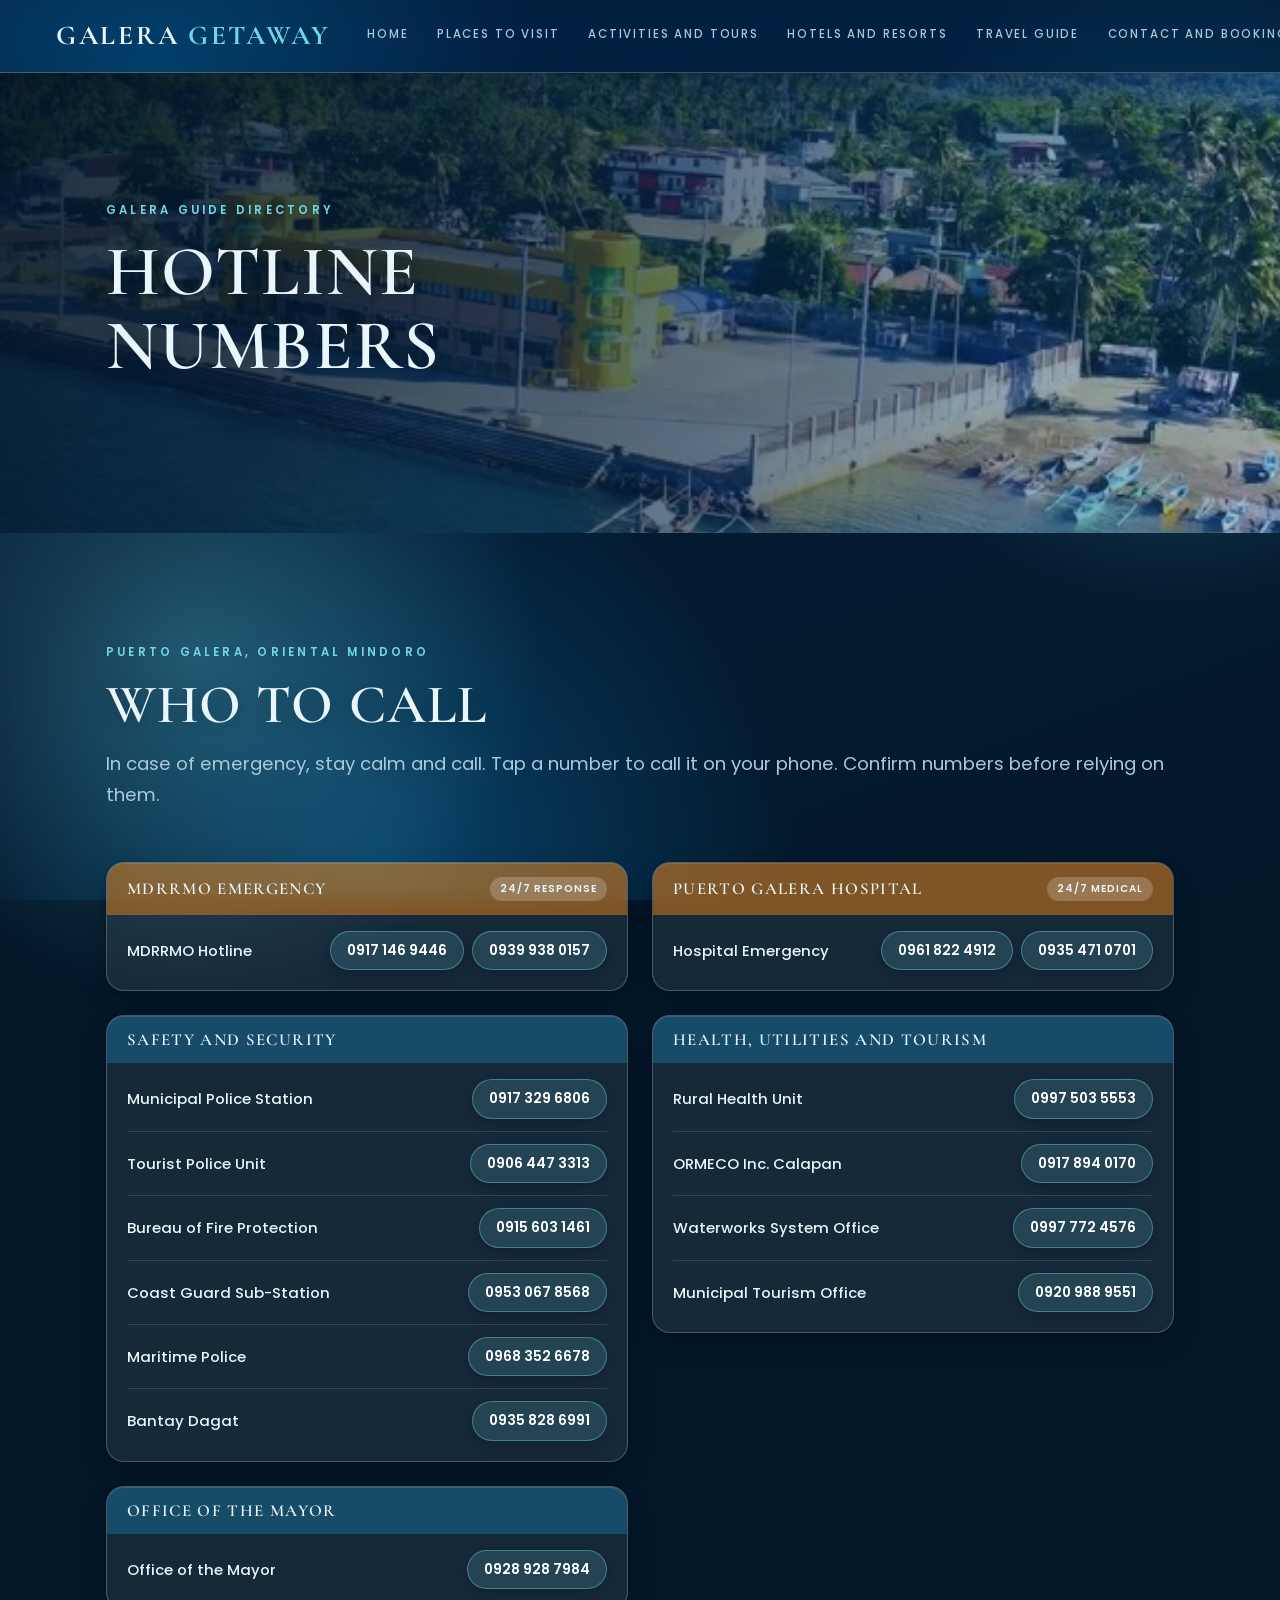
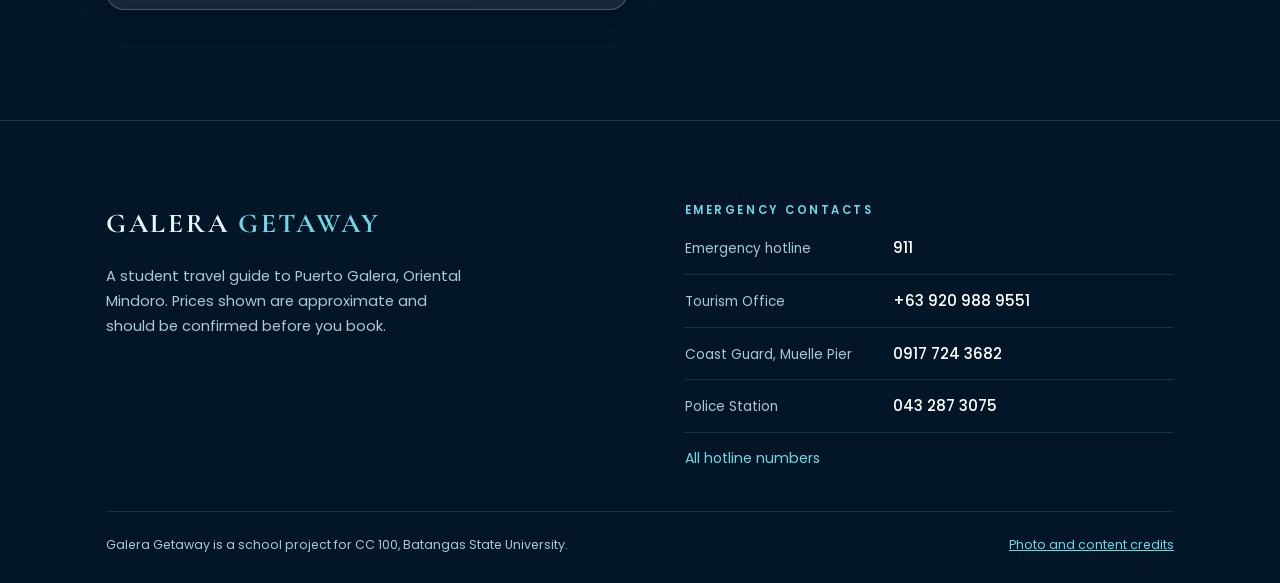
<file: hotlines.html>
<!DOCTYPE html>
<html lang="en">
<head>
  <meta charset="utf-8">
  <meta name="viewport" content="width=device-width, initial-scale=1">
  <title>Hotline Numbers | Galera Getaway</title>
  <meta name="description" content="Emergency and community hotline numbers for Puerto Galera.">
  <meta property="og:type" content="website">
  <meta property="og:site_name" content="Galera Getaway">
  <meta property="og:title" content="Hotline Numbers | Galera Getaway">
  <meta property="og:description" content="Emergency and community hotline numbers for Puerto Galera.">
  <meta property="og:url" content="https://galera-getaway.vercel.app/hotlines.html">
  <meta property="og:image" content="https://galera-getaway.vercel.app/images/og-image.jpg">
  <meta property="og:image:width" content="1200">
  <meta property="og:image:height" content="630">
  <meta property="og:image:alt" content="Explore the Pearl of Mindoro: White Beach in Puerto Galera with the Galera Getaway name">
  <meta name="twitter:card" content="summary_large_image">
  <meta name="twitter:title" content="Hotline Numbers | Galera Getaway">
  <meta name="twitter:description" content="Emergency and community hotline numbers for Puerto Galera.">
  <meta name="twitter:image" content="https://galera-getaway.vercel.app/images/og-image.jpg">
  <meta name="theme-color" content="#041e3a">
  <link rel="preconnect" href="https://fonts.googleapis.com">
  <link rel="preconnect" href="https://fonts.gstatic.com" crossorigin>
  <link href="https://fonts.googleapis.com/css2?family=Cormorant+Garamond:wght@500;600;700&amp;family=Poppins:wght@400;500;600&amp;display=swap" rel="stylesheet">
  <!-- Splash screen: show it on the first visit and on refresh only, skip it when moving between pages -->
  <script>try{var n=performance.getEntriesByType("navigation")[0];if(sessionStorage.getItem("gg")&&n&&n.type!=="reload")document.documentElement.classList.add("no-splash");sessionStorage.setItem("gg","1")}catch(e){}</script>
  <link rel="stylesheet" href="styles.css">
</head>
<body>
  <!-- Splash screen markup (animated and hidden with CSS only) -->
  <div class="splash" aria-hidden="true">
    <div class="splash-inner">
      <p class="splash-brand">Galera <span>Getaway</span></p>
      <span class="splash-line"></span>
      <p class="splash-tag">Explore the Pearl of Mindoro</p>
    </div>
  </div>
  <!-- Reading progress bar at the top of the page -->
  <div class="progress" aria-hidden="true"></div>
  <!-- Header: desktop top menu. On phones the same list becomes a floating glass tab bar at the bottom -->
  <header class="site-header">
    <div class="wrap">
      <a class="brand" href="index.html">Galera <span>Getaway</span></a>
      <nav aria-label="Main menu">
        <ul class="nav-list">
        <li><a href="index.html"><svg viewBox="0 0 24 24" aria-hidden="true"><path d="M3 11l9-8 9 8v10a1 1 0 0 1-1 1h-5v-6H9v6H4a1 1 0 0 1-1-1z"/></svg><span class="tab-label-full">Home</span><span class="tab-label-short">Home</span></a></li>
        <li><a href="places.html"><svg viewBox="0 0 24 24" aria-hidden="true"><path d="M12 22s7-6.5 7-12a7 7 0 1 0-14 0c0 5.5 7 12 7 12z"/><circle cx="12" cy="10" r="2.5"/></svg><span class="tab-label-full">Places to Visit</span><span class="tab-label-short">Places</span></a></li>
        <li><a href="activities.html"><svg viewBox="0 0 24 24" aria-hidden="true"><circle cx="12" cy="12" r="9"/><path d="M16 8l-2 6-6 2 2-6z"/></svg><span class="tab-label-full">Activities and Tours</span><span class="tab-label-short">Tours</span></a></li>
        <li><a href="hotels.html"><svg viewBox="0 0 24 24" aria-hidden="true"><path d="M3 20V8M3 15h18v5M21 15v-3a3 3 0 0 0-3-3h-7v6"/><circle cx="7" cy="11.5" r="1.8"/></svg><span class="tab-label-full">Hotels and Resorts</span><span class="tab-label-short">Stay</span></a></li>
        <li><a href="guide.html"><svg viewBox="0 0 24 24" aria-hidden="true"><path d="M9 4L3 6v14l6-2 6 2 6-2V4l-6 2z"/><path d="M9 4v14M15 6v14"/></svg><span class="tab-label-full">Travel Guide</span><span class="tab-label-short">Guide</span></a></li>
        <li><a href="contact.html"><svg viewBox="0 0 24 24" aria-hidden="true"><rect x="3" y="5" width="18" height="16" rx="2"/><path d="M3 10h18M8 3v4M16 3v4"/></svg><span class="tab-label-full">Contact and Booking</span><span class="tab-label-short">Book</span></a></li>
        </ul>
      </nav>
    </div>
  </header>

  <!-- Main content -->
  <main>
    <!-- Section: Hero banner -->
    <section class="hero short">
      <img class="hero-bg" fetchpriority="high" decoding="async" src="images/balatero.jpg" alt="Balatero Port in Puerto Galera">
      <div class="wrap">
        <p class="eyebrow">GALERA GUIDE DIRECTORY</p>
        <h1>Hotline numbers</h1>
      </div>
    </section>

    <!-- Section: Hotline directory. Numbers are tel: links so a phone dials them on tap -->
    <section class="section" id="hotlines">
      <div class="wrap">
        <div class="section-head">
          <p class="eyebrow">PUERTO GALERA, ORIENTAL MINDORO</p>
          <h2>Who to call</h2>
          <p class="lead wide">In case of emergency, stay calm and call. Tap a number to call it on your phone. Confirm numbers before relying on them.</p>
        </div>
        <div class="hl-grid">
          <!-- Hotline group -->
          <section class="hl-group hl-alert">
            <header><h3>MDRRMO Emergency</h3><span class="hl-badge">24/7 Response</span></header>
            <ul><li><span class="hl-name">MDRRMO Hotline</span><span class="hl-nums"><a href="tel:+639171469446">0917 146 9446</a><a href="tel:+639399380157">0939 938 0157</a></span></li></ul>
          </section>
          <!-- Hotline group -->
          <section class="hl-group hl-alert">
            <header><h3>Puerto Galera Hospital</h3><span class="hl-badge">24/7 Medical</span></header>
            <ul><li><span class="hl-name">Hospital Emergency</span><span class="hl-nums"><a href="tel:+639618224912">0961 822 4912</a><a href="tel:+639354710701">0935 471 0701</a></span></li></ul>
          </section>
          <!-- Hotline group -->
          <section class="hl-group">
            <header><h3>Safety and Security</h3></header>
            <ul><li><span class="hl-name">Municipal Police Station</span><span class="hl-nums"><a href="tel:+639173296806">0917 329 6806</a></span></li><li><span class="hl-name">Tourist Police Unit</span><span class="hl-nums"><a href="tel:+639064473313">0906 447 3313</a></span></li><li><span class="hl-name">Bureau of Fire Protection</span><span class="hl-nums"><a href="tel:+639156031461">0915 603 1461</a></span></li><li><span class="hl-name">Coast Guard Sub-Station</span><span class="hl-nums"><a href="tel:+639530678568">0953 067 8568</a></span></li><li><span class="hl-name">Maritime Police</span><span class="hl-nums"><a href="tel:+639683526678">0968 352 6678</a></span></li><li><span class="hl-name">Bantay Dagat</span><span class="hl-nums"><a href="tel:+639358286991">0935 828 6991</a></span></li></ul>
          </section>
          <!-- Hotline group -->
          <section class="hl-group">
            <header><h3>Health, Utilities and Tourism</h3></header>
            <ul><li><span class="hl-name">Rural Health Unit</span><span class="hl-nums"><a href="tel:+639975035553">0997 503 5553</a></span></li><li><span class="hl-name">ORMECO Inc. Calapan</span><span class="hl-nums"><a href="tel:+639178940170">0917 894 0170</a></span></li><li><span class="hl-name">Waterworks System Office</span><span class="hl-nums"><a href="tel:+639977724576">0997 772 4576</a></span></li><li><span class="hl-name">Municipal Tourism Office</span><span class="hl-nums"><a href="tel:+639209889551">0920 988 9551</a></span></li></ul>
          </section>
          <!-- Hotline group -->
          <section class="hl-group">
            <header><h3>Office of the Mayor</h3></header>
            <ul><li><span class="hl-name">Office of the Mayor</span><span class="hl-nums"><a href="tel:+639289287984">0928 928 7984</a></span></li></ul>
          </section>
        </div>
      </div>
    </section>
  </main>

  <!-- Footer: brand, emergency contacts, link to all hotline numbers, credits -->
  <footer class="site-footer">
    <div class="wrap">
      <div class="footer-grid">
        <div class="footer-brand">
          <a class="brand" href="index.html">Galera <span>Getaway</span></a>
          <p>A student travel guide to Puerto Galera, Oriental Mindoro. Prices shown are approximate and should be confirmed before you book.</p>
        </div>
        <div>
          <h4>Emergency Contacts</h4>
          <dl class="contacts">
            <div><dt>Emergency hotline</dt><dd>911</dd></div>
            <div><dt>Tourism Office</dt><dd><a href="tel:+639209889551">+63 920 988 9551</a></dd></div>
            <div><dt>Coast Guard, Muelle Pier</dt><dd><a href="tel:+639177243682">0917 724 3682</a></dd></div>
            <div><dt>Police Station</dt><dd><a href="tel:+63432873075">043 287 3075</a></dd></div>
          </dl>
          <p class="footer-more"><a href="hotlines.html">All hotline numbers</a></p>
        </div>
      </div>
      <div class="footer-base">
        <span>Galera Getaway is a school project for CC 100, Batangas State University.</span>
        <a href="credits.html">Photo and content credits</a>
      </div>
    </div>
  </footer>
</body>
</html>
</file>
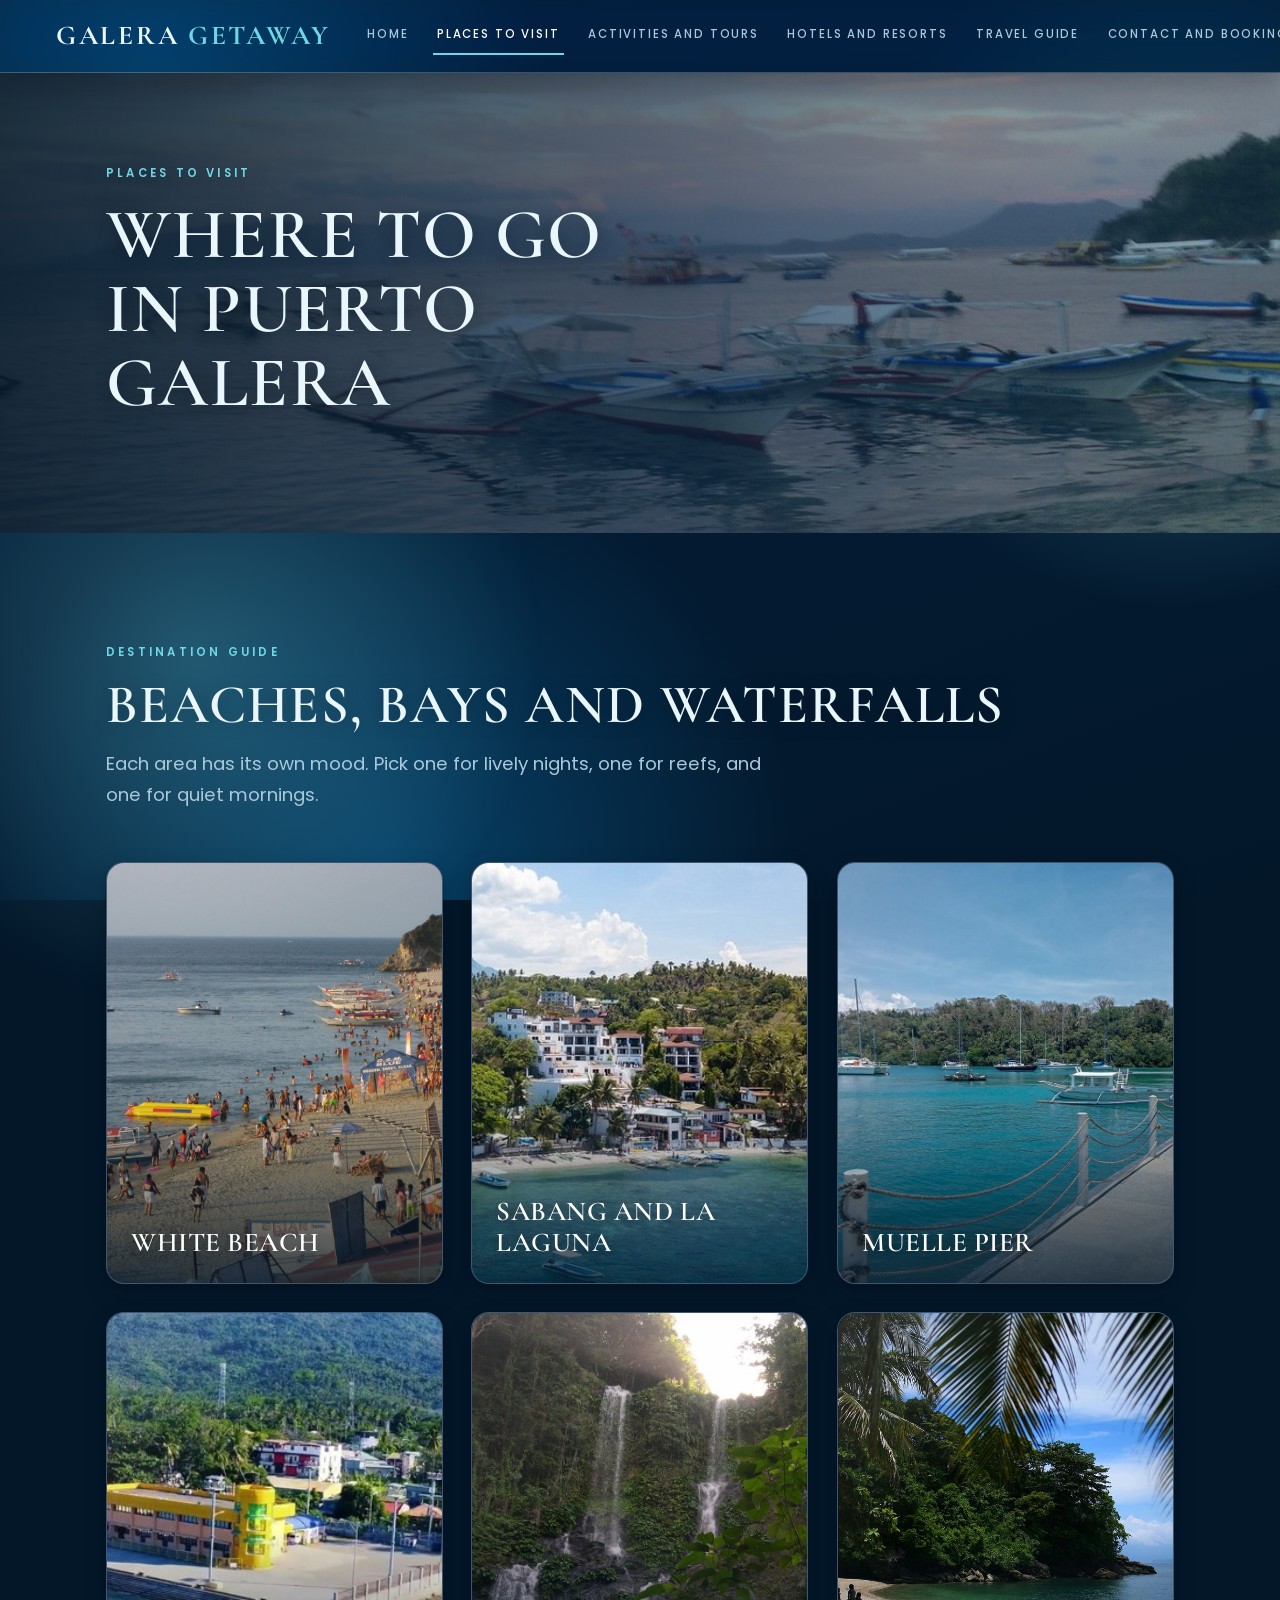
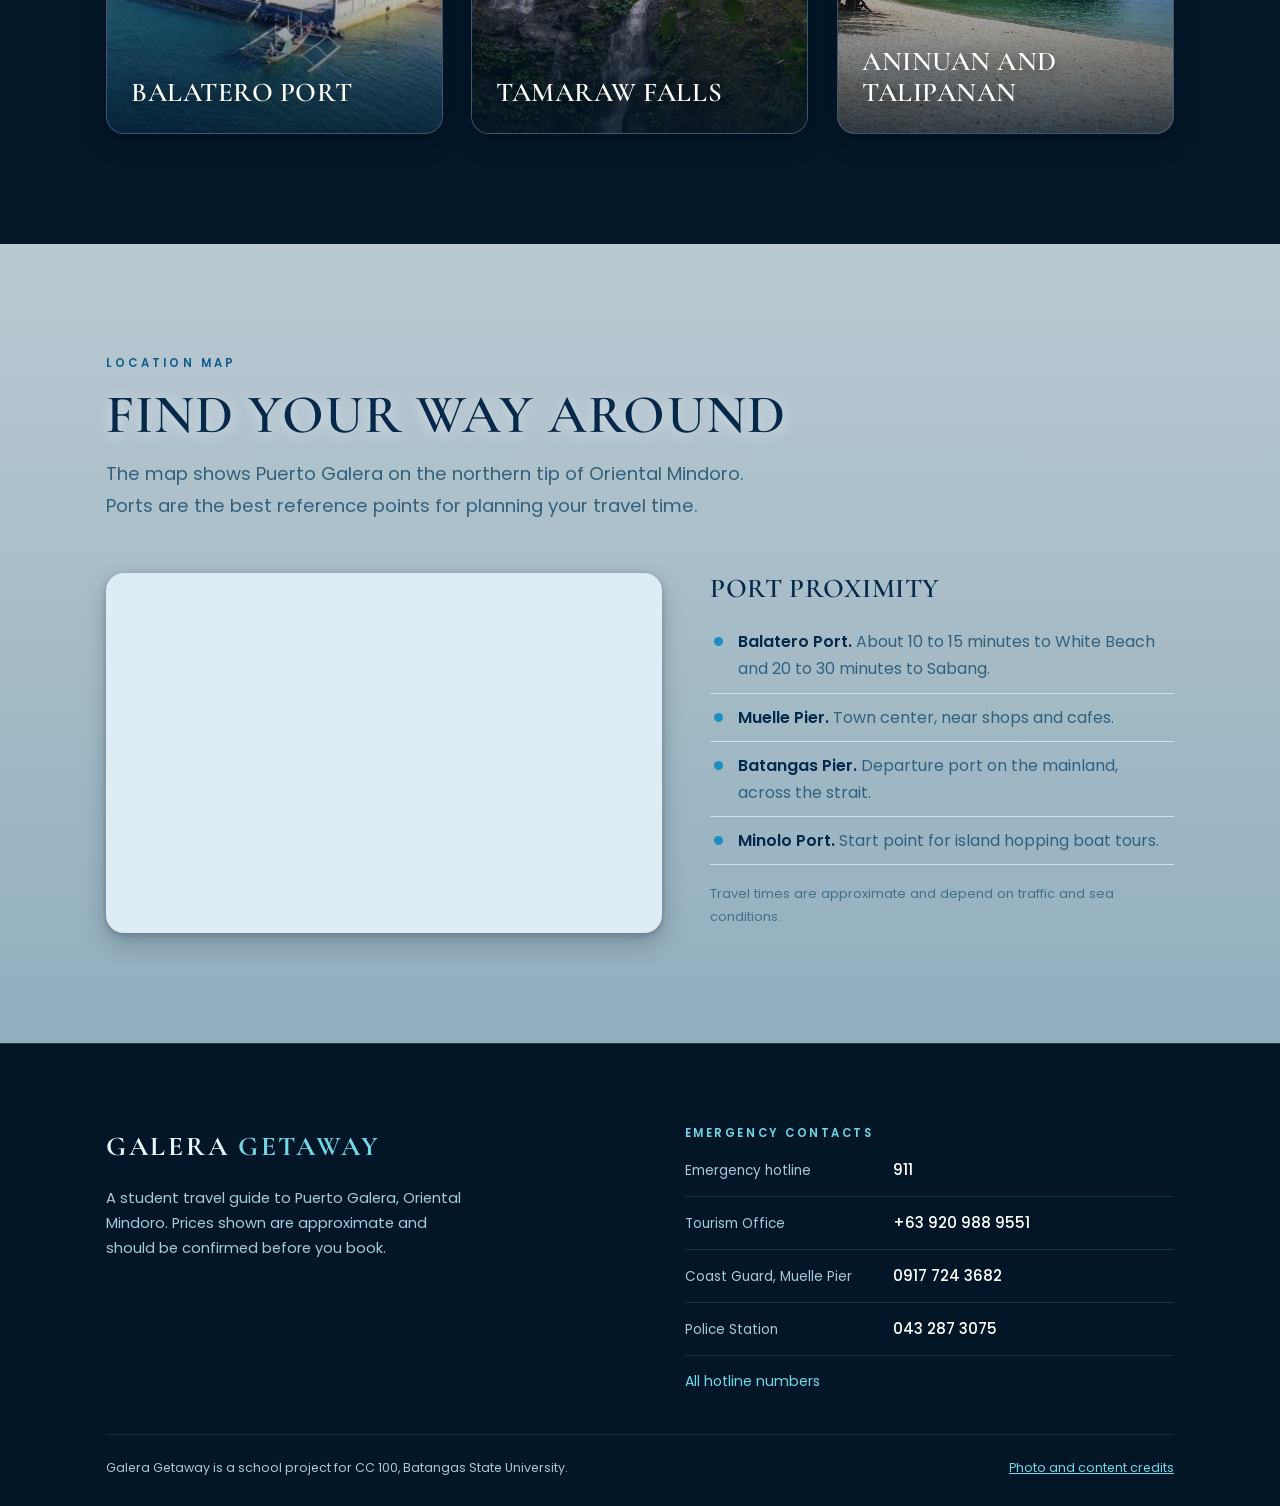
<file: places.html>
<!DOCTYPE html>
<html lang="en">
<head>
  <meta charset="utf-8">
  <meta name="viewport" content="width=device-width, initial-scale=1">
  <title>Places to Visit | Galera Getaway</title>
  <meta name="description" content="Beaches, bays and waterfalls to visit in Puerto Galera.">
  <meta property="og:type" content="website">
  <meta property="og:site_name" content="Galera Getaway">
  <meta property="og:title" content="Places to Visit | Galera Getaway">
  <meta property="og:description" content="Beaches, bays and waterfalls to visit in Puerto Galera.">
  <meta property="og:url" content="https://galera-getaway.vercel.app/places.html">
  <meta property="og:image" content="https://galera-getaway.vercel.app/images/og-image.jpg">
  <meta property="og:image:width" content="1200">
  <meta property="og:image:height" content="630">
  <meta property="og:image:alt" content="Explore the Pearl of Mindoro: White Beach in Puerto Galera with the Galera Getaway name">
  <meta name="twitter:card" content="summary_large_image">
  <meta name="twitter:title" content="Places to Visit | Galera Getaway">
  <meta name="twitter:description" content="Beaches, bays and waterfalls to visit in Puerto Galera.">
  <meta name="twitter:image" content="https://galera-getaway.vercel.app/images/og-image.jpg">
  <meta name="theme-color" content="#041e3a">
  <link rel="preconnect" href="https://fonts.googleapis.com">
  <link rel="preconnect" href="https://fonts.gstatic.com" crossorigin>
  <link href="https://fonts.googleapis.com/css2?family=Cormorant+Garamond:wght@500;600;700&amp;family=Poppins:wght@400;500;600&amp;display=swap" rel="stylesheet">
  <!-- Splash screen: show it on the first visit and on refresh only, skip it when moving between pages -->
  <script>try{var n=performance.getEntriesByType("navigation")[0];if(sessionStorage.getItem("gg")&&n&&n.type!=="reload")document.documentElement.classList.add("no-splash");sessionStorage.setItem("gg","1")}catch(e){}</script>
  <link rel="stylesheet" href="styles.css">
</head>
<body>
  <!-- Splash screen markup (animated and hidden with CSS only) -->
  <div class="splash" aria-hidden="true">
    <div class="splash-inner">
      <p class="splash-brand">Galera <span>Getaway</span></p>
      <span class="splash-line"></span>
      <p class="splash-tag">Explore the Pearl of Mindoro</p>
    </div>
  </div>
  <!-- Reading progress bar at the top of the page -->
  <div class="progress" aria-hidden="true"></div>
  <!-- Header: desktop top menu. On phones the same list becomes a floating glass tab bar at the bottom -->
  <header class="site-header">
    <div class="wrap">
      <a class="brand" href="index.html">Galera <span>Getaway</span></a>
      <nav aria-label="Main menu">
        <ul class="nav-list">
        <li><a href="index.html"><svg viewBox="0 0 24 24" aria-hidden="true"><path d="M3 11l9-8 9 8v10a1 1 0 0 1-1 1h-5v-6H9v6H4a1 1 0 0 1-1-1z"/></svg><span class="tab-label-full">Home</span><span class="tab-label-short">Home</span></a></li>
        <li><a href="places.html" aria-current="page"><svg viewBox="0 0 24 24" aria-hidden="true"><path d="M12 22s7-6.5 7-12a7 7 0 1 0-14 0c0 5.5 7 12 7 12z"/><circle cx="12" cy="10" r="2.5"/></svg><span class="tab-label-full">Places to Visit</span><span class="tab-label-short">Places</span></a></li>
        <li><a href="activities.html"><svg viewBox="0 0 24 24" aria-hidden="true"><circle cx="12" cy="12" r="9"/><path d="M16 8l-2 6-6 2 2-6z"/></svg><span class="tab-label-full">Activities and Tours</span><span class="tab-label-short">Tours</span></a></li>
        <li><a href="hotels.html"><svg viewBox="0 0 24 24" aria-hidden="true"><path d="M3 20V8M3 15h18v5M21 15v-3a3 3 0 0 0-3-3h-7v6"/><circle cx="7" cy="11.5" r="1.8"/></svg><span class="tab-label-full">Hotels and Resorts</span><span class="tab-label-short">Stay</span></a></li>
        <li><a href="guide.html"><svg viewBox="0 0 24 24" aria-hidden="true"><path d="M9 4L3 6v14l6-2 6 2 6-2V4l-6 2z"/><path d="M9 4v14M15 6v14"/></svg><span class="tab-label-full">Travel Guide</span><span class="tab-label-short">Guide</span></a></li>
        <li><a href="contact.html"><svg viewBox="0 0 24 24" aria-hidden="true"><rect x="3" y="5" width="18" height="16" rx="2"/><path d="M3 10h18M8 3v4M16 3v4"/></svg><span class="tab-label-full">Contact and Booking</span><span class="tab-label-short">Book</span></a></li>
        </ul>
      </nav>
    </div>
  </header>

  <!-- Main content -->
  <main>
    <!-- Section: Hero banner -->
    <section class="hero short">
      <img class="hero-bg" fetchpriority="high" decoding="async" src="images/sabang-beach.jpg" alt="The shoreline at Sabang, Puerto Galera">
      <div class="wrap">
        <p class="eyebrow">PLACES TO VISIT</p>
        <h1>Where to go in Puerto Galera</h1>
      </div>
    </section>

    <!-- Section: Destination guide -->
    <section class="section">
      <div class="wrap">
        <div class="section-head">
          <p class="eyebrow">DESTINATION GUIDE</p>
          <h2><span class="w" style="--i:0">Beaches,</span> <span class="w" style="--i:1">bays</span> <span class="w" style="--i:2">and</span> <span class="w" style="--i:3">waterfalls</span></h2>
          <p class="lead">Each area has its own mood. Pick one for lively nights, one for reefs, and one for quiet mornings.</p>
        </div>
        <div class="grid cols-3">
          <div id="white-beach">
        <article class="card">
          <img src="images/white-beach-sunset.jpg" alt="Sunset over White Beach" loading="lazy" decoding="async">
          <div class="card-body">
            <span class="tag">San Isidro</span>
            <h3>White Beach</h3>
            <p>10 to 15 minutes from Balatero Port.</p>
            
          </div>
        </article>
          </div>
          <div id="sabang">
        <article class="card">
          <img src="images/sabang.jpg" alt="A street in Sabang" loading="lazy" decoding="async">
          <div class="card-body">
            <span class="tag">Diving hub</span>
            <h3>Sabang and La Laguna</h3>
            <p>20 to 30 minutes from Balatero Port.</p>
            
          </div>
        </article>
          </div>
          <div id="muelle">
        <article class="card">
          <img src="images/muelle.jpg" alt="Muelle Port in Puerto Galera town" loading="lazy" decoding="async">
          <div class="card-body">
            <span class="tag">Town center</span>
            <h3>Muelle Pier</h3>
            <p>Harbor promenade, shops and cafes.</p>
            
          </div>
        </article>
          </div>
          <div id="balatero">
        <article class="card">
          <img src="images/balatero.jpg" alt="Balatero Port" loading="lazy" decoding="async">
          <div class="card-body">
            <span class="tag">Main port</span>
            <h3>Balatero Port</h3>
            <p>Where most Batangas ferries arrive.</p>
            
          </div>
        </article>
          </div>
          <div id="tamaraw-falls">
        <article class="card">
          <img src="images/tamaraw-falls.jpg" alt="Tamaraw Falls" loading="lazy" decoding="async">
          <div class="card-body">
            <span class="tag">Waterfall</span>
            <h3>Tamaraw Falls</h3>
            <p>A tall waterfall. Entrance fee applies.</p>
            
          </div>
        </article>
          </div>
          <div id="quiet-beaches">
        <article class="card">
          <img src="images/beach.jpg" alt="A quiet beach near Puerto Galera" loading="lazy" decoding="async">
          <div class="card-body">
            <span class="tag">Quiet</span>
            <h3>Aninuan and Talipanan</h3>
            <p>Quiet beaches with mountain views.</p>
            
          </div>
        </article>
          </div>
        </div>
      </div>
    </section>

    <!-- Section: Location map -->
    <section class="section light">
      <div class="wrap">
        <div class="section-head">
          <p class="eyebrow">LOCATION MAP</p>
          <h2><span class="w" style="--i:0">Find</span> <span class="w" style="--i:1">your</span> <span class="w" style="--i:2">way</span> <span class="w" style="--i:3">around</span></h2>
          <p class="lead">The map shows Puerto Galera on the northern tip of Oriental Mindoro. Ports are the best reference points for planning your travel time.</p>
        </div>
        <div class="split">
          <iframe class="map-frame" title="Map of Puerto Galera, Oriental Mindoro" loading="lazy"
            src="https://www.openstreetmap.org/export/embed.html?bbox=120.84%2C13.45%2C121.06%2C13.56&amp;layer=mapnik&amp;marker=13.5%2C120.95"></iframe>
          <div>
            <h3 style="margin-bottom:14px">Port proximity</h3>
            <ul class="checklist">
              <li><strong>Balatero Port.</strong> About 10 to 15 minutes to White Beach and 20 to 30 minutes to Sabang.</li>
              <li><strong>Muelle Pier.</strong> Town center, near shops and cafes.</li>
              <li><strong>Batangas Pier.</strong> Departure port on the mainland, across the strait.</li>
              <li><strong>Minolo Port.</strong> Start point for island hopping boat tours.</li>
            </ul>
            <p class="note">Travel times are approximate and depend on traffic and sea conditions.</p>
          </div>
        </div>
      </div>
    </section>
  </main>

  <!-- Footer: brand, emergency contacts, link to all hotline numbers, credits -->
  <footer class="site-footer">
    <div class="wrap">
      <div class="footer-grid">
        <div class="footer-brand">
          <a class="brand" href="index.html">Galera <span>Getaway</span></a>
          <p>A student travel guide to Puerto Galera, Oriental Mindoro. Prices shown are approximate and should be confirmed before you book.</p>
        </div>
        <div>
          <h4>Emergency Contacts</h4>
          <dl class="contacts">
            <div><dt>Emergency hotline</dt><dd>911</dd></div>
            <div><dt>Tourism Office</dt><dd><a href="tel:+639209889551">+63 920 988 9551</a></dd></div>
            <div><dt>Coast Guard, Muelle Pier</dt><dd><a href="tel:+639177243682">0917 724 3682</a></dd></div>
            <div><dt>Police Station</dt><dd><a href="tel:+63432873075">043 287 3075</a></dd></div>
          </dl>
          <p class="footer-more"><a href="hotlines.html">All hotline numbers</a></p>
        </div>
      </div>
      <div class="footer-base">
        <span>Galera Getaway is a school project for CC 100, Batangas State University.</span>
        <a href="credits.html">Photo and content credits</a>
      </div>
    </div>
  </footer>
</body>
</html>
</file>
<file: styles.css>
/*
 * Galera Getaway, shared stylesheet for every page.
 *
 * HOW THIS FILE IS ORGANISED
 * The file is layered. Earlier blocks build the base design, later blocks
 * restyle it, and a later rule wins over an earlier one with the same selector.
 *
 *   1. Base          tokens, typography, layout, buttons, navigation, hero,
 *                    cards, tables, hotel filter, route steps, lists, forms, footer
 *   2. Responsive    tablet and the phone tab bar, then rules for any device size
 *   3. Motion        CSS only animations and scroll reveals
 *   4. Theme layers  glassmorphism, polish and smooth motion, photo hover cards,
 *                    depth shadows, one line card text
 *   5. Page parts    hotline numbers page, tour packages, currency converter
 *   6. Splash screen shown on first visit and on refresh
 *
 * NOTES
 *   - The hotel filter works with radio inputs and sibling selectors, no script.
 *   - Photo hover cards only apply where a mouse is available. Touch devices keep
 *     the photo on top with the details underneath.
 *   - The phone tab bar is position: fixed inside the header, so the header must
 *     never get backdrop-filter, transform or filter on phone widths.
 *   - Colours and sizes come from the custom properties in :root.
 */


:root {
  --navy-950: #031729;
  --navy-900: #041e3a;
  --navy-800: #06284a;
  --blue-700: #0b5d8f;
  --blue-500: #1c8fc2;
  --cyan: #6fd8e6;
  --cyan-dark: #4cc3d3;
  --mist: #eef7fb;
  --mist-2: #dcedf5;
  --ink: #06284a;
  --text-light: #e9f6fb;
  --text-soft: #a9c8d9;
  --gutter: clamp(16px, 5vw, 56px);
  --max: 1180px;
  --nav-h: 72px;
  --tab-h: 68px;
  --radius: 18px;
  --serif: "Cormorant Garamond", Georgia, "Times New Roman", serif;
  --sans: "Poppins", "Segoe UI", Arial, sans-serif;
}

*, *::before, *::after { box-sizing: border-box; }

html {
  scroll-behavior: smooth;
  -webkit-text-size-adjust: 100%;
}

body {
  margin: 0;
  background: var(--navy-900);
  color: var(--text-light);
  font-family: var(--sans);
  font-size: 1rem;
  line-height: 1.7;
  hyphens: none;
  overflow-wrap: normal;
  word-break: normal;
}

img { max-width: 100%; display: block; }
a { color: inherit; }
h1, h2, h3, h4, p, ul, ol, table, figure { margin: 0; }
ul, ol { padding: 0; list-style: none; }

/* ---------- Typography ---------- */
h1, h2, h3 {
  font-family: var(--serif);
  font-weight: 600;
  line-height: 1.05;
  text-transform: uppercase;
  letter-spacing: 0.02em;
}
h1 { font-size: clamp(2.6rem, 8vw, 5.6rem); }
h2 { font-size: clamp(2rem, 5vw, 3.4rem); }
h3 { font-size: clamp(1.35rem, 2.4vw, 1.7rem); line-height: 1.15; }

.eyebrow {
  font-size: 0.72rem;
  font-weight: 600;
  letter-spacing: 0.28em;
  text-transform: uppercase;
  color: var(--cyan);
  margin-bottom: 14px;
}
.lead { font-size: clamp(1rem, 1.6vw, 1.15rem); color: var(--text-soft); max-width: 60ch; }

/* ---------- Layout ---------- */
.wrap { width: 100%; max-width: var(--max); margin: 0 auto; padding: 0 var(--gutter); }

.section { padding: clamp(56px, 9vw, 110px) 0; }
.section.light { background: var(--mist); color: var(--ink); }
.section.light .eyebrow { color: var(--blue-700); }
.section.light .lead { color: #35607c; }
.section.deep { background: var(--navy-950); }

.section-head { margin-bottom: clamp(28px, 5vw, 52px); }
.section-head h2 { margin-bottom: 14px; }

.grid { display: grid; gap: clamp(16px, 2.4vw, 28px); }
.grid.cols-3 { grid-template-columns: repeat(3, minmax(0, 1fr)); }
.grid.cols-2 { grid-template-columns: repeat(2, minmax(0, 1fr)); }

/* ---------- Buttons ---------- */
.btn {
  display: inline-block;
  padding: 14px 30px;
  border-radius: 999px;
  background: var(--cyan);
  color: var(--navy-900);
  font-family: var(--sans);
  font-size: 0.78rem;
  font-weight: 600;
  letter-spacing: 0.16em;
  text-transform: uppercase;
  text-decoration: none;
  border: 0;
  cursor: pointer;
  transition: background 0.2s ease, transform 0.2s ease;
}
.btn:hover, .btn:focus-visible { background: #a4ebf3; transform: translateY(-2px); }
.btn.ghost { background: transparent; color: var(--text-light); border: 1px solid rgba(233, 246, 251, 0.5); }
.btn.ghost:hover { background: rgba(233, 246, 251, 0.12); }
.section.light .btn.ghost { color: var(--ink); border-color: rgba(6, 40, 74, 0.4); }

:focus-visible { outline: 3px solid var(--cyan); outline-offset: 3px; }

/* ---------- Navigation ---------- */
.site-header {
  position: sticky;
  top: 0;
  z-index: 50;
  background: rgba(4, 30, 58, 0.97);
  border-bottom: 1px solid rgba(111, 216, 230, 0.18);
}
.site-header .wrap {
  max-width: 1440px;
  gap: 32px;
  display: flex;
  align-items: center;
  justify-content: space-between;
  height: var(--nav-h);
}
.brand {
  font-family: var(--serif);
  font-size: 1.7rem;
  font-weight: 700;
  letter-spacing: 0.1em;
  text-transform: uppercase;
  text-decoration: none;
  white-space: nowrap;
}
.brand span { color: var(--cyan); }

.nav-list { display: flex; gap: clamp(12px, 1.6vw, 26px); }
.nav-list a {
  display: block;
  padding: 8px 4px;
  font-size: 0.72rem;
  font-weight: 500;
  letter-spacing: 0.16em;
  text-transform: uppercase;
  text-decoration: none;
  color: var(--text-soft);
  border-bottom: 2px solid transparent;
  white-space: nowrap;
  transition: color 0.2s ease, border-color 0.2s ease;
}
.nav-list a:hover, .nav-list a[aria-current="page"] { color: #fff; border-color: var(--cyan); }
.nav-list svg, .nav-list .tab-label-short { display: none; }

/* ---------- Hero ---------- */
.hero {
  position: relative;
  display: flex;
  align-items: center;
  min-height: min(86vh, 760px);
  overflow: hidden;
  isolation: isolate;
}
.hero.short { min-height: min(52vh, 460px); }
.hero-bg {
  position: absolute;
  inset: 0;
  width: 100%;
  height: 100%;
  object-fit: cover;
  z-index: -2;
}
.hero::after {
  content: "";
  position: absolute;
  inset: 0;
  z-index: -1;
  background: linear-gradient(100deg, rgba(3, 23, 41, 0.9) 0%, rgba(6, 40, 74, 0.62) 55%, rgba(11, 93, 143, 0.28) 100%);
}
.hero .wrap { padding-top: 48px; padding-bottom: 48px; }
.hero h1 { max-width: 15ch; margin-bottom: 22px; }
.hero.short h1 { font-size: clamp(2.4rem, 7vw, 4.4rem); max-width: 16ch; }
.hero .lead { margin-bottom: 32px; color: #cfe6f1; }
.hero-actions { display: flex; flex-wrap: wrap; gap: 14px; }

/* ---------- Search bar (glass pill inside the hero) ---------- */
.field { display: flex; flex-direction: column; gap: 6px; min-width: 0; }
.field label {
  font-size: 0.68rem;
  font-weight: 600;
  letter-spacing: 0.18em;
  text-transform: uppercase;
  color: var(--blue-700);
}
.field input, .field select, .field textarea {
  width: 100%;
  padding: 12px 14px;
  border: 1px solid #b7d3e2;
  border-radius: 12px;
  background: #fff;
  color: var(--ink);
  font-family: var(--sans);
  font-size: 0.95rem;
}

/* ---------- Cards ---------- */
.card {
  display: flex;
  flex-direction: column;
  overflow: hidden;
  border-radius: var(--radius);
  background: var(--navy-800);
  border: 1px solid rgba(111, 216, 230, 0.16);
  transition: transform 0.25s ease, border-color 0.25s ease;
}
.card img { width: 100%; aspect-ratio: 4 / 3; object-fit: cover; }
.card-body { display: flex; flex-direction: column; flex: 1; gap: 10px; padding: 22px 22px 26px; }
.card-body p { color: var(--text-soft); font-size: 0.93rem; }
.card-body .btn { align-self: flex-start; margin-top: auto; }
.tag {
  align-self: flex-start;
  padding: 3px 12px;
  border-radius: 999px;
  background: rgba(111, 216, 230, 0.16);
  color: var(--cyan);
  font-size: 0.68rem;
  font-weight: 600;
  letter-spacing: 0.14em;
  text-transform: uppercase;
}

.section.light .card { background: #fff; border-color: #cfe3ee; }
.section.light .card-body p { color: #46708a; }
.section.light .tag { background: #d6edf6; color: var(--blue-700); }

/* ---------- Facts band ---------- */
.fact { padding: 26px; border-left: 3px solid var(--cyan); background: rgba(255, 255, 255, 0.04); border-radius: 0 var(--radius) var(--radius) 0; }
.fact strong { display: block; font-family: var(--serif); font-size: 2.2rem; color: var(--cyan); line-height: 1.1; }
.fact span { color: var(--text-soft); font-size: 0.9rem; }

/* ---------- Tables ---------- */
.table-wrap { overflow-x: auto; border-radius: var(--radius); border: 1px solid rgba(111, 216, 230, 0.2); }
table { width: 100%; border-collapse: collapse; min-width: 560px; }
th, td { padding: 16px 20px; text-align: left; vertical-align: top; border-bottom: 1px solid rgba(111, 216, 230, 0.16); }
th {
  font-size: 0.7rem;
  font-weight: 600;
  letter-spacing: 0.18em;
  text-transform: uppercase;
  color: var(--cyan);
  background: rgba(111, 216, 230, 0.08);
}
td { font-size: 0.93rem; }
td:first-child { font-weight: 600; }
tr:last-child td { border-bottom: 0; }
.section.light .table-wrap { border-color: #cfe3ee; background: #fff; }
.section.light th { color: var(--blue-700); background: #e3f1f8; }
.section.light td { border-color: #e1eef5; }

.note { margin-top: 18px; font-size: 0.82rem; color: var(--text-soft); }
.section.light .note { color: #46708a; }

/* ---------- Hotel filter (CSS only) ---------- */
.filter-radio { position: absolute; opacity: 0; pointer-events: none; }
.filter-bar { display: flex; flex-wrap: wrap; gap: 10px; margin-bottom: 30px; }
.chip {
  padding: 10px 22px;
  border-radius: 999px;
  border: 1px solid #9cc4d8;
  font-size: 0.74rem;
  font-weight: 600;
  letter-spacing: 0.14em;
  text-transform: uppercase;
  color: var(--blue-700);
  cursor: pointer;
  background: #fff;
}
#f-all:checked ~ .filter-bar [for="f-all"],
#f-budget:checked ~ .filter-bar [for="f-budget"],
#f-mid:checked ~ .filter-bar [for="f-mid"],
#f-resort:checked ~ .filter-bar [for="f-resort"] { background: var(--blue-700); color: #fff; border-color: var(--blue-700); }
#f-budget:focus-visible ~ .filter-bar [for="f-budget"],
#f-mid:focus-visible ~ .filter-bar [for="f-mid"],
#f-resort:focus-visible ~ .filter-bar [for="f-resort"],
#f-all:focus-visible ~ .filter-bar [for="f-all"] { outline: 3px solid var(--cyan); outline-offset: 3px; }
#f-budget:checked ~ .grid .stay:not([data-tier="budget"]),
#f-mid:checked ~ .grid .stay:not([data-tier="mid"]),
#f-resort:checked ~ .grid .stay:not([data-tier="resort"]) { display: none; }

/* ---------- Route steps ---------- */
.route { display: grid; grid-template-columns: repeat(4, minmax(0, 1fr)); gap: 0; counter-reset: step; }
.step { position: relative; padding: 0 18px 0 0; }
.step::before {
  counter-increment: step;
  content: counter(step);
  display: grid;
  place-items: center;
  width: 44px;
  height: 44px;
  margin-bottom: 16px;
  border-radius: 50%;
  background: var(--cyan);
  color: var(--navy-900);
  font-weight: 700;
  position: relative;
  z-index: 1;
}
.step::after {
  content: "";
  position: absolute;
  top: 21px;
  left: 44px;
  right: 0;
  height: 2px;
  background: rgba(111, 216, 230, 0.4);
}
.step:last-child::after { display: none; }
.step h3 { font-size: 1.35rem; margin-bottom: 6px; }
.step p { color: var(--text-soft); font-size: 0.9rem; }

/* ---------- Lists ---------- */
.checklist li { position: relative; padding: 10px 0 10px 28px; border-bottom: 1px solid rgba(111, 216, 230, 0.14); color: var(--text-soft); }
.checklist li::before {
  content: "";
  position: absolute;
  left: 4px;
  top: 19px;
  width: 9px;
  height: 9px;
  border-radius: 50%;
  background: var(--cyan);
}
.checklist strong { color: var(--text-light); font-weight: 600; }
.section.light .checklist li { color: #35607c; border-color: #cfe3ee; }
.section.light .checklist strong { color: var(--ink); }
.section.light .checklist li::before { background: var(--blue-500); }

/* ---------- Map ---------- */
.map-frame { width: 100%; height: 100%; min-height: 360px; border: 0; border-radius: var(--radius); background: var(--mist-2); }
.split { display: grid; grid-template-columns: 1.2fr 1fr; gap: clamp(20px, 4vw, 48px); align-items: stretch; }

/* ---------- Forms ---------- */
.form-card { padding: clamp(22px, 4vw, 38px); border-radius: 28px; background: var(--mist); color: var(--ink); }
.form-grid { display: grid; grid-template-columns: repeat(2, minmax(0, 1fr)); gap: 16px; }
.form-grid .full { grid-column: 1 / -1; }
.field textarea { min-height: 130px; resize: vertical; }

/* ---------- Footer ---------- */
.site-footer { background: var(--navy-950); border-top: 1px solid rgba(111, 216, 230, 0.2); padding: 56px 0 40px; }
.footer-grid { display: grid; grid-template-columns: 1.4fr 1fr; gap: 40px; }
.footer-grid h4 {
  margin-bottom: 14px;
  font-size: 0.72rem;
  font-weight: 600;
  letter-spacing: 0.22em;
  text-transform: uppercase;
  color: var(--cyan);
}
.footer-grid li { margin-bottom: 8px; font-size: 0.88rem; color: var(--text-soft); }
.footer-grid a { text-decoration: none; }
.footer-grid a:hover { color: #fff; text-decoration: underline; }
.footer-grid p { font-size: 0.88rem; color: var(--text-soft); max-width: 34ch; }
.footer-base { margin-top: 36px; padding-top: 22px; border-top: 1px solid rgba(111, 216, 230, 0.14); font-size: 0.78rem; color: var(--text-soft); }

/* ---------- Tablet ---------- */
@media (max-width: 1100px) {
  .grid.cols-3 { grid-template-columns: repeat(2, minmax(0, 1fr)); }
  .nav-list a { font-size: 0.68rem; letter-spacing: 0.1em; }
}

/* ---------- Phone: bottom tab bar replaces top menu ---------- */
@media (max-width: 1179px) {
  body { padding-bottom: calc(var(--tab-h) + 24px + env(safe-area-inset-bottom)); }
  .site-header { position: static; background: var(--navy-900); }
  .site-header .wrap { height: 60px; justify-content: center; }
  .brand { font-size: 1.45rem; }

  .nav-list {
    position: fixed;
    left: 12px;
    right: 12px;
    bottom: calc(10px + env(safe-area-inset-bottom));
    z-index: 60;
    gap: 2px;
    justify-content: space-around;
    height: var(--tab-h);
    padding: 6px;
    background: rgba(5, 28, 50, 0.62);
    -webkit-backdrop-filter: blur(18px) saturate(160%);
    backdrop-filter: blur(18px) saturate(160%);
    border: 1px solid rgba(233, 246, 251, 0.28);
    border-radius: 24px;
    box-shadow: 0 10px 30px rgba(1, 12, 24, 0.35), inset 0 1px 0 rgba(255, 255, 255, 0.22);
  }
  .nav-list li { flex: 1 1 0; min-width: 0; }
  .nav-list a {
    display: flex;
    flex-direction: column;
    align-items: center;
    justify-content: center;
    gap: 4px;
    height: 100%;
    padding: 4px 2px;
    font-size: 0.6rem;
    letter-spacing: 0.04em;
    border: 0;
    border-radius: 18px;
  }
  .nav-list a[aria-current="page"] { color: var(--cyan); background: rgba(233, 246, 251, 0.16); }
  .nav-list svg { display: block; width: 22px; height: 22px; fill: none; stroke: currentColor; stroke-width: 1.7; stroke-linecap: round; stroke-linejoin: round; }
  .nav-list .tab-label-full { display: none; }
  .nav-list .tab-label-short { display: block; }

  .split { grid-template-columns: 1fr; }
  .route { grid-template-columns: 1fr; gap: 26px; }
  .step { padding: 0 0 0 62px; }
  .step::before { position: absolute; left: 0; top: 0; margin: 0; }
  .step::after { top: 44px; bottom: -26px; left: 21px; right: auto; width: 2px; height: auto; }
}

@media (max-width: 640px) {
  .grid.cols-3, .grid.cols-2 { grid-template-columns: 1fr; }
  .form-grid { grid-template-columns: 1fr; }
  .footer-grid { grid-template-columns: 1fr; }
  .hero { min-height: 78vh; }
}

@media (prefers-reduced-motion: reduce) {
  html { scroll-behavior: auto; }
  * { transition: none !important; }
}

.grid > div > .card { height: 100%; }

.card-body p.price { font-family: var(--serif); font-size: 1.7rem; font-weight: 700; line-height: 1.1; color: var(--cyan); font-variant-numeric: lining-nums; }
.section.light .card-body p.price { color: var(--blue-700); }
.card-body p.price small { font-family: var(--sans); font-size: 0.72rem; font-weight: 400; color: var(--text-soft); }
.section.light .card-body p.price small { color: #46708a; }
.fact strong { font-variant-numeric: lining-nums; }
.section.light .fact { background: #fff; }
.section.light .fact strong { color: var(--blue-700); }
.section.light .fact span { color: #35607c; }

[id] { scroll-margin-top: 92px; }

/* Home hero headline: two lines, second line is "PEARL OF MINDORO" */
.hero:not(.short) h1 { max-width: none; font-size: clamp(1.45rem, 6.6vw, 5.2rem); }
.hero h1 span { display: block; white-space: nowrap; }

.footer-base a { color: var(--cyan); }

/* Two line headline with both lines stretched edge to edge */
.hero h1.lockup { display: inline-block; max-width: none; }
.hero h1.lockup span { display: block; white-space: nowrap; text-align: justify; text-align-last: justify; }

/* Centered hero text (guide page) */
.hero.center .wrap { text-align: center; }
.hero.center h1 { max-width: none; margin-left: auto; margin-right: auto; }
.hero.center::after { background: linear-gradient(180deg, rgba(3, 23, 41, 0.72) 0%, rgba(6, 40, 74, 0.6) 100%); }
.hero.center h1 { font-size: clamp(1.45rem, 7.4vw, 4.4rem); }

/* ---------- Animations (CSS only) ---------- */
@keyframes fade-up {
  from { opacity: 0; transform: translateY(28px); }
  to   { opacity: 1; transform: translateY(0); }
}
@keyframes fade-in { from { opacity: 0; } to { opacity: 1; } }
@keyframes slow-zoom { from { transform: scale(1); } to { transform: scale(1.1); } }
@keyframes float-in-down { from { opacity: 0; transform: translateY(-14px); } to { opacity: 1; transform: translateY(0); } }
/* Hero: slow background zoom and staggered text on page load */
.hero-bg { animation: slow-zoom 18s ease-out both; }
.hero .eyebrow { animation: fade-up 0.8s 0.1s ease-out both; }
.hero h1:not(:has(span)), .hero h1 span { animation: fade-up 0.9s 0.25s ease-out both; }
.hero h1 span:nth-child(2) { animation-delay: 0.45s; }
.hero .lead { animation: fade-up 0.9s 0.65s ease-out both; }
.hero-actions { animation: fade-up 0.9s 0.85s ease-out both; }
.site-header { animation: float-in-down 0.7s ease-out backwards; }
.search-form { animation: fade-up 0.9s 1s ease-out both; }

/* Cards clip their photos so the hover zoom stays inside the rounded corners */
.card { overflow: hidden; }

/* Footer links fade colour on hover */
.footer-grid a, .footer-base a { transition: color 0.2s ease; }

/* Tab bar icons lift when active */
.nav-list a svg { transition: transform 0.25s ease; }
.nav-list a:hover svg, .nav-list a[aria-current="page"] svg { transform: translateY(-2px) scale(1.08); }


/* Scroll reveal: only in browsers that support scroll driven animations */
@supports (animation-timeline: view()) {
  .card, .fact, .step, .table-wrap, .checklist li, .split > :not(img), .form-card {
    animation: fade-up linear backwards;
    animation-timeline: view();
    animation-range: entry 0% entry 45%;
  }
  .step:nth-child(2) { animation-range: entry 5% entry 50%; }
  .step:nth-child(3) { animation-range: entry 10% entry 55%; }
  .step:nth-child(4) { animation-range: entry 15% entry 60%; }
}

/* Route line draws in */
@keyframes draw-line { from { transform: scaleX(0); } to { transform: scaleX(1); } }
@media (min-width: 1020px) {
  .step::after { transform-origin: left center; animation: draw-line 1s 0.3s ease-out both; }
}

@media (prefers-reduced-motion: reduce) {
  *, *::before, *::after { animation: none !important; transition: none !important; }
}

.lead.wide { max-width: none; }
.note.small { font-size: 0.74rem; font-style: italic; }

/* Fares table: fixed equal rhythm columns, aligned text */
table.fares { table-layout: fixed; min-width: 680px; }
table.fares th, table.fares td { padding: 18px 28px; vertical-align: middle; text-align: left; font-variant-numeric: tabular-nums; }
table.fares td { font-size: 0.95rem; }
table.fares td.leg { font-weight: 600; border-right: 1px solid #e1eef5; }
table.fares th:first-child { border-right: 1px solid #e1eef5; }

/* Reminders: one grid so both columns share the same row heights and rules */
.checklist.reminders { display: grid; grid-template-columns: repeat(2, minmax(0, 1fr)); column-gap: clamp(28px, 5vw, 64px); }
.checklist.reminders li { padding: 16px 0 16px 30px; }
.checklist.reminders li::before { top: 25px; left: 6px; }
@media (max-width: 760px) { .checklist.reminders { grid-template-columns: 1fr; } }
table.fares td:not(.leg) { font-weight: 400; }

.search-bar { position: relative; z-index: 2; margin-top: -112px; padding-bottom: 8px; }
.hero:not(.short) .wrap { padding-bottom: 150px; }

.search-form {
  display: grid;
  grid-template-columns: repeat(3, minmax(0, 1fr)) auto;
  align-items: center;
  gap: 0;
  padding: 10px 10px 10px 8px;
  border-radius: 999px;
  background: rgba(4, 30, 58, 0.86);
  border: 1px solid rgba(111, 216, 230, 0.35);
  box-shadow: 0 24px 60px rgba(0, 0, 0, 0.4);
  color: var(--text-light);
}
.search-form .field { gap: 2px; padding: 8px 28px; border-left: 1px solid rgba(111, 216, 230, 0.22); }
.search-form .field:first-child { border-left: 0; }
.search-form .field label { font-size: 0.64rem; color: var(--cyan); }
.search-form .field input,
.search-form .field select {
  padding: 2px 0;
  border: 0;
  border-radius: 0;
  background: transparent;
  color: #fff;
  font-size: 1rem;
  color-scheme: dark;
  appearance: none;
  -webkit-appearance: none;
  cursor: pointer;
}
.search-form .field select {
  padding-right: 22px;
  background: url("data:image/svg+xml,%3Csvg xmlns='http://www.w3.org/2000/svg' width='12' height='8' viewBox='0 0 12 8'%3E%3Cpath d='M1 1.5l5 5 5-5' fill='none' stroke='%236fd8e6' stroke-width='1.8' stroke-linecap='round' stroke-linejoin='round'/%3E%3C/svg%3E") no-repeat right center;
}
.search-form .field select option { color: var(--ink); background: #fff; }
.search-form .btn { padding: 18px 38px; }

@media (max-width: 899px) {
  .search-bar { margin-top: -96px; }
  .hero:not(.short) .wrap { padding-bottom: 130px; }
  .search-form { grid-template-columns: repeat(3, minmax(0, 1fr)); border-radius: 28px; padding: 10px; }
  .search-form .field { padding: 10px 16px; }
  .search-form .btn { grid-column: 1 / -1; width: 100%; text-align: center; margin-top: 6px; }
}
@media (max-width: 640px) {
  .search-bar { margin-top: -80px; }
  .search-form { grid-template-columns: 1fr; border-radius: 24px; }
  .search-form .field { border-left: 0; border-top: 1px solid rgba(111, 216, 230, 0.22); padding: 12px 18px; }
  .search-form .field:first-child { border-top: 0; }
}

/* ======================================================================
   TEXT ANIMATION AND SCROLL FILM (CSS only)
   ====================================================================== */
@property --p { syntax: "<number>"; inherits: true; initial-value: 0; }
@property --bar { syntax: "<length>"; inherits: false; initial-value: 0px; }

/* Cinematic letterbox bars that retract when the home hero loads */
@keyframes bars-open { from { --bar: 15vh; } to { --bar: 0px; } }
.hero:not(.short)::before {
  content: "";
  position: absolute;
  inset: 0;
  z-index: -1;
  pointer-events: none;
  background:
    linear-gradient(#000, #000) top / 100% var(--bar) no-repeat,
    linear-gradient(#000, #000) bottom / 100% var(--bar) no-repeat;
  animation: bars-open 1.6s 0.2s cubic-bezier(.7, 0, .2, 1) both;
}

/* Hero text: eyebrow tracks in, headline lines unmask */
@keyframes track-in { from { letter-spacing: 0.7em; opacity: 0; } }
.hero .eyebrow { animation: track-in 1.4s 0.2s cubic-bezier(.2, .7, .2, 1) both; }
@keyframes line-unmask {
  from { clip-path: inset(0 0 100% 0); transform: translateY(40%); opacity: 0; }
  to   { clip-path: inset(-10% -2% -10% -2%); transform: translateY(0); opacity: 1; }
}
.hero h1:not(:has(span)), .hero h1 span { animation: line-unmask 1.1s 0.5s cubic-bezier(.2, .7, .2, 1) both; }
.hero h1 span:nth-child(2) { animation-delay: 0.8s; }

@supports (animation-timeline: view()) {
  /* Scroll progress bar */
  .progress {
    position: fixed; top: 0; left: 0; right: 0; height: 3px; z-index: 100;
    background: linear-gradient(90deg, var(--cyan), var(--blue-500));
    transform-origin: left center; transform: scaleX(0);
    animation: grow-x linear both; animation-timeline: scroll(root);
  }
  @keyframes grow-x { to { transform: scaleX(1); } }

  /* Hero content drifts up and fades as you scroll away from it */
  .hero:not(.short) .wrap {
    animation: hero-out linear both;
    animation-timeline: scroll(root);
    animation-range: 0 70vh;
  }
  @keyframes hero-out { to { transform: translateY(-60px); opacity: 0.1; } }

  /* Section headings: each word rises in, one after another */
  h2 .w {
    display: inline-block;
    animation: word-in linear backwards;
    animation-timeline: view();
    animation-range: entry calc(0% + var(--i) * 5%) entry calc(38% + var(--i) * 5%);
  }
  @keyframes word-in { from { opacity: 0; transform: translateY(0.6em); } }

  /* Small labels track in, lead text slides in */
  .section .eyebrow { animation: fade-up linear backwards; animation-timeline: view(); animation-range: entry 0% entry 40%; }
  .section .lead, .section .note { animation: fade-up linear backwards; animation-timeline: view(); animation-range: entry 5% entry 50%; }

  /* Photos wipe open as they enter */
  .card img, .split > img {
    animation: wipe linear backwards;
    animation-timeline: view();
    animation-range: entry 0% entry 55%;
  }
  @keyframes wipe { from { opacity: 0; transform: scale(1.06); } }
}

/* ---------- Pinned horizontal film strip ---------- */
.film { background: #000; color: #fff; }
.scene { position: relative; margin: 0; min-height: 80vh; display: grid; align-items: end; overflow: hidden; }
.scene img { position: absolute; inset: 0; width: 100%; height: 100%; object-fit: cover; }
.scene::after { content: ""; position: absolute; inset: 0; background: linear-gradient(0deg, rgba(0, 0, 0, 0.78) 0%, rgba(0, 0, 0, 0.05) 55%); }
.scene figcaption { position: relative; z-index: 1; padding: clamp(24px, 6vw, 80px); max-width: 720px; }
.scene figcaption p:last-child { color: #d3e8f1; font-size: 1.05rem; margin-top: 12px; }
.film-meter { display: none; }

@media (prefers-reduced-motion: no-preference) {
  @supports (animation-timeline: view()) {
    .film { height: 420vh; height: 420svh; animation: film-progress linear both; animation-timeline: view(); animation-range: contain 0% contain 100%; }
    @keyframes film-progress { from { --p: 0; } to { --p: 1; } }
    .film-pin { position: sticky; top: 0; height: 100vh; height: 100svh; overflow: hidden; }
    .film-track { display: flex; width: 300%; height: 100%; transform: translateX(calc(var(--p) * -66.6667%)); will-change: transform; }
    .scene { flex: 0 0 33.3333%; min-height: 0; height: 100%; }
    .film-meter { display: block; position: absolute; left: clamp(24px, 6vw, 80px); right: clamp(24px, 6vw, 80px); bottom: 28px; height: 3px; background: rgba(255, 255, 255, 0.25); z-index: 2; }
    .film-meter span { display: block; height: 100%; background: var(--cyan); transform-origin: left center; transform: scaleX(var(--p)); }
    .scene h2 { font-size: clamp(2.2rem, 6vw, 4.6rem); }
  }
}

/* ---------- Footer layout: brand left, aligned contact list right ---------- */
.site-footer { padding: clamp(48px, 7vw, 80px) 0 28px; }
.footer-grid { grid-template-columns: 1fr 1fr; gap: clamp(32px, 7vw, 96px); align-items: start; }
.footer-brand p { margin-top: 16px; font-size: 0.92rem; line-height: 1.7; max-width: 40ch; }
.contacts { margin: 0; }
.contacts > div {
  display: grid;
  grid-template-columns: minmax(0, 12rem) 1fr;
  gap: 16px;
  align-items: baseline;
  padding: 13px 0;
  border-bottom: 1px solid rgba(111, 216, 230, 0.16);
}
.contacts > div:first-child { padding-top: 0; }
.contacts dt { font-size: 0.85rem; color: var(--text-soft); }
.contacts dd { margin: 0; font-size: 0.95rem; font-weight: 500; color: #fff; font-variant-numeric: tabular-nums; }
.contacts dd a { text-decoration: none; }
.contacts dd a:hover { color: var(--cyan); text-decoration: underline; }
.footer-base { display: flex; flex-wrap: wrap; justify-content: space-between; align-items: center; gap: 8px 24px; margin-top: 40px; padding-top: 22px; }
.footer-base a { color: var(--cyan); }

@media (max-width: 760px) {
  .footer-grid { grid-template-columns: 1fr; }
  .contacts > div { grid-template-columns: 1fr; gap: 2px; }
  .footer-base { flex-direction: column; align-items: flex-start; }
}


/* ---------- Any device size ---------- */
html { overflow-x: hidden; overflow-x: clip; }
body { max-width: 100%; }
img, iframe { max-width: 100%; }

@media (max-width: 380px) {
  :root { --gutter: 14px; }
  .brand { font-size: 1.25rem; letter-spacing: 0.06em; }
  .btn { padding: 13px 22px; letter-spacing: 0.12em; }
  .nav-list a { font-size: 0.56rem; }
  h2 { font-size: clamp(1.7rem, 9vw, 2.2rem); }
  .card-body { padding: 18px 16px 22px; }
  .form-card { padding: 20px 16px; }
  table.fares th, table.fares td { padding: 14px 16px; }
}

@media (min-width: 1500px) {
  :root { --max: 1320px; }
  html { font-size: 106%; }
}
@media (min-width: 1900px) {
  :root { --max: 1480px; }
  html { font-size: 118%; }
  .hero { min-height: min(80vh, 920px); }
}
@media (min-width: 2400px) {
  :root { --max: 1760px; }
  html { font-size: 135%; }
}

/* Short landscape phones: compact hero, search bar below it in a single row */
@media (max-height: 520px) and (orientation: landscape) {
  .hero, .hero.short { min-height: 0; }
  .hero:not(.short) .wrap { padding-top: 28px; padding-bottom: 28px; }
  .search-bar { margin-top: 0; padding-top: 16px; }
  .search-form { grid-template-columns: repeat(3, minmax(0, 1fr)) auto; border-radius: 28px; }
  .search-form .btn { grid-column: auto; width: auto; margin-top: 0; }
  .search-form .field { border-left: 1px solid rgba(111, 216, 230, 0.22); border-top: 0; padding: 8px 16px; }
  .search-form .field:first-child { border-left: 0; }
}

/* A transformed header would trap the fixed tab bar, so no header animation on phones and tablets */
@media (max-width: 1179px) { .site-header { animation: none; } }


/* Contact page: photo fills the space under the about text */
.about-col { display: flex; flex-direction: column; }
.about-photo { flex: 1 1 0; width: 100%; min-height: 220px; margin-top: 32px; border-radius: var(--radius); object-fit: cover; }
@media (max-width: 1019px) { .about-photo { flex: none; height: 260px; } }

/* Currency converter */
.fx-section { padding: clamp(36px, 6vw, 64px) 0; }
.converter { display: grid; grid-template-columns: minmax(240px, 0.8fr) 2fr; gap: clamp(20px, 3vw, 40px); align-items: center; }
.converter h2 { font-size: clamp(1.7rem, 3.2vw, 2.4rem); margin-bottom: 16px; }
.converter .eyebrow { color: var(--blue-700); margin-bottom: 8px; }
.converter .note { margin-top: 12px; color: #46708a; }
.fx-list { display: grid; grid-template-columns: repeat(4, minmax(0, 1fr)); gap: 10px; margin: 0; padding: 0; list-style: none; }
.fx-list li { display: flex; flex-direction: column; gap: 2px; padding: 12px 14px; border-radius: 14px; background: rgba(255, 255, 255, 0.6); border: 1px solid rgba(255, 255, 255, 0.9); }
.fx-list b { font-size: 0.68rem; letter-spacing: 0.16em; color: var(--blue-700); }
.fx-list strong { font-family: var(--sans); font-weight: 600; font-size: 1.3rem; line-height: 1.2; font-variant-numeric: tabular-nums; }
.fx-list span { font-size: 0.74rem; color: #46708a; }
@media (max-width: 900px) { .converter { grid-template-columns: 1fr; } }
@media (max-width: 520px) {
  .fx-list { grid-template-columns: repeat(2, minmax(0, 1fr)); gap: 8px; }
  .fx-list li { flex-direction: row; flex-wrap: wrap; align-items: baseline; justify-content: space-between; padding: 10px 12px; }
  .fx-list strong { font-size: 1.1rem; }
  .fx-list span { display: none; }
}

/* ---------- Glassmorphism theme ---------- */
:root {
  --glass-dark: rgba(255, 255, 255, 0.08);
  --glass-dark-edge: rgba(255, 255, 255, 0.22);
  --glass-light: rgba(255, 255, 255, 0.55);
  --glass-light-edge: rgba(255, 255, 255, 0.85);
  --glass-shadow: 0 8px 28px rgba(1, 12, 24, 0.22);
  --glass-blur: blur(14px) saturate(150%);
}

/* A fixed ocean glow sits behind everything so the glass has something to blur */
body { background: var(--navy-950); }
body::before {
  content: "";
  position: fixed;
  inset: 0;
  z-index: -1;
  pointer-events: none;
  background:
    radial-gradient(48vmax 48vmax at 12% 8%, rgba(28, 143, 194, 0.55), transparent 62%),
    radial-gradient(44vmax 44vmax at 92% 30%, rgba(111, 216, 230, 0.32), transparent 60%),
    radial-gradient(52vmax 52vmax at 30% 96%, rgba(11, 93, 143, 0.6), transparent 62%),
    linear-gradient(160deg, #04203d 0%, #031729 100%);
}

/* Sections become see through tints */
.section.deep { background: rgba(3, 23, 41, 0.38); }
.section.light { background: rgba(214, 238, 249, 0.72); }
.site-footer { background: rgba(3, 23, 41, 0.55); }

/* Header */
.site-header {
  background: rgba(4, 30, 58, 0.5);
  -webkit-backdrop-filter: var(--glass-blur);
  backdrop-filter: var(--glass-blur);
  border-bottom: 1px solid var(--glass-dark-edge);
}
@media (max-width: 1179px) {
  .site-header { background: rgba(4, 30, 58, 0.55); }
}

/* Cards, facts, tables and forms */
.card, .fact, .table-wrap {
  background: var(--glass-dark);
  border: 1px solid var(--glass-dark-edge);
  box-shadow: var(--glass-shadow), inset 0 1px 0 rgba(255, 255, 255, 0.18);
  -webkit-backdrop-filter: var(--glass-blur);
  backdrop-filter: var(--glass-blur);
}
.fact { border-left: 3px solid var(--cyan); }
.card:hover { border-color: rgba(255, 255, 255, 0.5); }

.section.light .card, .section.light .table-wrap, .section.light .fact {
  background: var(--glass-light);
  border-color: var(--glass-light-edge);
  box-shadow: 0 8px 28px rgba(11, 93, 143, 0.16), inset 0 1px 0 rgba(255, 255, 255, 0.9);
}
.section.light th { background: rgba(255, 255, 255, 0.45); }
.section.light td { border-color: rgba(11, 93, 143, 0.12); }
th { background: rgba(255, 255, 255, 0.07); }

.form-card {
  background: rgba(238, 247, 251, 0.78);
  border: 1px solid var(--glass-light-edge);
  box-shadow: 0 12px 36px rgba(1, 12, 24, 0.25), inset 0 1px 0 #fff;
  -webkit-backdrop-filter: var(--glass-blur);
  backdrop-filter: var(--glass-blur);
}
.field input, .field select, .field textarea { background: rgba(255, 255, 255, 0.8); border-color: rgba(11, 93, 143, 0.25); }

/* Chips, tags and ghost buttons */
.chip { background: var(--glass-light); border-color: var(--glass-light-edge); -webkit-backdrop-filter: blur(8px); backdrop-filter: blur(8px); }
.tag { background: rgba(255, 255, 255, 0.14); border: 1px solid rgba(255, 255, 255, 0.22); }
.section.light .tag { background: rgba(255, 255, 255, 0.6); border-color: rgba(255, 255, 255, 0.9); }
.btn.ghost { background: rgba(255, 255, 255, 0.08); -webkit-backdrop-filter: blur(8px); backdrop-filter: blur(8px); }

/* Keep phones smooth: lighter blur on the many cards */
@media (max-width: 1179px) {
  .card, .fact, .table-wrap { -webkit-backdrop-filter: blur(8px); backdrop-filter: blur(8px); }
}
@media (prefers-reduced-transparency: reduce) {
  .card, .fact, .table-wrap, .form-card, .site-header { -webkit-backdrop-filter: none; backdrop-filter: none; }
  .card, .fact, .table-wrap { background: var(--navy-800); }
}

/* ---------- Glass polish and smooth motion ---------- */
@view-transition { navigation: auto; }
::view-transition-old(root) { animation: 0.35s ease both vt-out; }
::view-transition-new(root) { animation: 0.45s ease both vt-in; }
@keyframes vt-out { to { opacity: 0; transform: scale(0.99); } }
@keyframes vt-in { from { opacity: 0; transform: translateY(8px); } }

/* Brighter, airier light sections with a soft sky gradient */
.section.light { background: linear-gradient(180deg, rgba(232, 246, 252, 0.8), rgba(196, 228, 243, 0.74)); }

/* A slow drifting glow behind the glass */
body::after {
  content: "";
  position: fixed;
  z-index: -1;
  pointer-events: none;
  width: 60vmax;
  height: 60vmax;
  left: -15vmax;
  top: 30vh;
  border-radius: 50%;
  background: radial-gradient(circle, rgba(111, 216, 230, 0.28), transparent 65%);
  animation: glow-drift 28s ease-in-out infinite alternate;
  will-change: transform;
}
@keyframes glow-drift {
  from { transform: translate3d(0, 0, 0) scale(1); }
  to { transform: translate3d(60vw, -20vh, 0) scale(1.15); }
}

/* Glass sheen: a soft highlight that follows the top edge of every panel */
.card, .fact, .form-card { position: relative; }
.card::before, .fact::before, .form-card::before {
  content: "";
  position: absolute;
  inset: 0;
  border-radius: inherit;
  pointer-events: none;
  background: linear-gradient(135deg, rgba(255, 255, 255, 0.22), rgba(255, 255, 255, 0) 38%);
  z-index: 1;
  opacity: 0.7;
  transition: opacity 0.5s ease;
}
.card:hover::before { opacity: 1; }
.form-card > * { position: relative; z-index: 2; }

/* Smooth, consistent easing everywhere */
.card, .fact, .table-wrap, .chip, .tag, .btn, .nav-list a, .field input, .field select, .field textarea, .site-header {
  transition-property: transform, box-shadow, background-color, border-color, color, opacity;
  transition-duration: 0.45s;
  transition-timing-function: cubic-bezier(0.22, 1, 0.36, 1);
}
.card:hover {
  transform: translateY(-6px);
  box-shadow: 0 18px 44px rgba(1, 12, 24, 0.32), inset 0 1px 0 rgba(255, 255, 255, 0.3);
}
.section.light .card:hover { box-shadow: 0 18px 44px rgba(11, 93, 143, 0.28), inset 0 1px 0 #fff; }
.card img { transition: transform 0.9s cubic-bezier(0.22, 1, 0.36, 1); }
.card:hover img { transform: scale(1.05); }
.chip:hover { background: rgba(255, 255, 255, 0.85); transform: translateY(-1px); }
.field input:focus, .field select:focus, .field textarea:focus { background: #fff; border-color: var(--blue-500); box-shadow: 0 0 0 4px rgba(111, 216, 230, 0.35); outline: 0; }
.btn:active { transform: translateY(0) scale(0.98); }

/* Filtered cards fade in instead of snapping */
.stay { animation: stay-in 0.5s cubic-bezier(0.22, 1, 0.36, 1) backwards; }
@keyframes stay-in { from { opacity: 0; transform: translateY(14px) scale(0.98); } }

@media (prefers-reduced-motion: reduce) {
  body::after, .stay { animation: none; }
  .card, .card img, .btn { transition: none; }
  .card:hover, .card:hover img { transform: none; }
  @view-transition { navigation: none; }
}

/* ---------- Photo cards: title on the photo, details rise up on hover ---------- */
@media (hover: hover) and (pointer: fine) {
  .card { display: block; aspect-ratio: 4 / 5; background: var(--navy-800); }
  .card > img { position: absolute; inset: 0; width: 100%; height: 100%; aspect-ratio: auto; }
  .card::after {
    content: "";
    position: absolute;
    inset: 0;
    z-index: 1;
    pointer-events: none;
    background: linear-gradient(to top, rgba(3, 23, 41, 0.78) 0%, rgba(3, 23, 41, 0) 48%);
  }
  .card-body {
    position: absolute;
    left: 0;
    right: 0;
    bottom: 0;
    z-index: 2;
    flex: none;
    gap: 0;
    padding: 22px 24px 24px;
    border-radius: 22px 22px 0 0;
    border-top: 1px solid transparent;
    background: rgba(3, 23, 41, 0);
    transition: background 0.6s cubic-bezier(0.22, 1, 0.36, 1), border-color 0.6s ease, backdrop-filter 0.6s ease;
  }
  .card-body h3, .section.light .card-body h3 { color: #fff; text-shadow: 0 2px 14px rgba(0, 0, 0, 0.45); }
  .card-body > :not(h3) {
    max-height: 0;
    margin: 0;
    opacity: 0;
    overflow: hidden;
    transform: translateY(18px);
    transition: max-height 0.7s cubic-bezier(0.22, 1, 0.36, 1), margin 0.7s cubic-bezier(0.22, 1, 0.36, 1), opacity 0.45s ease, transform 0.7s cubic-bezier(0.22, 1, 0.36, 1);
  }
  .card-body > .tag { margin-bottom: 0; }
  .card-body p, .section.light .card-body p { color: #dcedf5; }
  .card-body p.price, .section.light .card-body p.price { color: var(--cyan); }
  .card-body p.price small, .section.light .card-body p.price small { color: #bcd9e6; }
  .section.light .tag, .tag { background: rgba(255, 255, 255, 0.16); color: #fff; border-color: rgba(255, 255, 255, 0.3); }
  .section.light .card-body .btn.ghost { color: #fff; border-color: rgba(255, 255, 255, 0.55); }

  .card:hover .card-body, .card:focus-within .card-body {
    background: linear-gradient(to top, rgba(3, 23, 41, 0.94) 60%, rgba(6, 40, 74, 0.72));
    border-top-color: rgba(255, 255, 255, 0.28);
    -webkit-backdrop-filter: blur(14px);
    backdrop-filter: blur(14px);
  }
  .card:hover .card-body > :not(h3), .card:focus-within .card-body > :not(h3) {
    max-height: 340px;
    margin-top: 10px;
    opacity: 1;
    transform: none;
  }
  .card:hover .card-body > .tag, .card:focus-within .card-body > .tag { margin: 0 0 10px; }
  .card:hover img, .card:focus-within img { transform: scale(1.12); }
  .card:hover, .card:focus-within { transform: translateY(-8px); }
}

/* ---------- Depth: shadows on the important things ---------- */
:root {
  --shadow-soft: 0 2px 6px rgba(1, 12, 24, 0.18), 0 10px 24px rgba(1, 12, 24, 0.22);
  --shadow-deep: 0 4px 10px rgba(1, 12, 24, 0.2), 0 22px 48px rgba(1, 12, 24, 0.38);
}
.card { box-shadow: var(--shadow-soft), inset 0 1px 0 rgba(255, 255, 255, 0.18); }
.card:hover, .card:focus-within { box-shadow: var(--shadow-deep), 0 0 0 1px rgba(255, 255, 255, 0.18), 0 0 40px rgba(111, 216, 230, 0.18); }
.fact, .table-wrap { box-shadow: var(--shadow-soft), inset 0 1px 0 rgba(255, 255, 255, 0.18); }
.form-card { box-shadow: var(--shadow-deep), inset 0 1px 0 #fff; }
.fx-list li { box-shadow: 0 6px 16px rgba(6, 40, 74, 0.14); }
.btn { box-shadow: 0 6px 16px rgba(1, 12, 24, 0.3); }
.btn:hover, .btn:focus-visible { box-shadow: 0 12px 28px rgba(1, 12, 24, 0.4), 0 0 24px rgba(111, 216, 230, 0.35); }
.btn:active { box-shadow: 0 3px 8px rgba(1, 12, 24, 0.3); }
.chip { box-shadow: 0 4px 12px rgba(6, 40, 74, 0.16); }
.site-header { box-shadow: 0 8px 28px rgba(1, 12, 24, 0.3); }
.hero h1, .hero .lead, .hero .eyebrow { text-shadow: 0 3px 22px rgba(1, 12, 24, 0.55); }
.section-head h2 { text-shadow: 0 2px 18px rgba(1, 12, 24, 0.25); }
.section.light .section-head h2 { text-shadow: 0 2px 14px rgba(255, 255, 255, 0.6); }
.step::before { box-shadow: 0 6px 16px rgba(1, 12, 24, 0.35), 0 0 0 6px rgba(111, 216, 230, 0.15); }
.map-frame, .about-photo { box-shadow: var(--shadow-soft); }

/* ---------- One line titles and italic one line descriptions ---------- */
.card { container-type: inline-size; }
.card-body p:not(.price) { white-space: nowrap; font-style: italic; font-size: clamp(0.78rem, 3.7cqi, 0.93rem); }

/* ---------- Hotline numbers page ---------- */
.footer-more { margin-top: 14px; font-size: 0.82rem; }
.footer-more a { color: var(--cyan); }
.hl-grid { display: grid; grid-template-columns: repeat(2, minmax(0, 1fr)); gap: clamp(14px, 2.4vw, 24px); align-items: start; }
.hl-group { border-radius: var(--radius); overflow: hidden; background: var(--glass-dark); border: 1px solid var(--glass-dark-edge); box-shadow: var(--shadow-soft), inset 0 1px 0 rgba(255, 255, 255, 0.18); -webkit-backdrop-filter: blur(8px); backdrop-filter: blur(8px); }
.hl-group header { display: flex; align-items: center; justify-content: space-between; gap: 12px; padding: 14px 20px; background: rgba(28, 143, 194, 0.35); }
.hl-alert header { background: rgba(214, 120, 20, 0.55); }
.hl-group h3 { font-size: 1.05rem; letter-spacing: 0.08em; }
.hl-badge { padding: 3px 10px; border-radius: 999px; background: rgba(255, 255, 255, 0.2); font-size: 0.64rem; font-weight: 600; letter-spacing: 0.1em; text-transform: uppercase; white-space: nowrap; }
.hl-group ul { margin: 0; padding: 4px 20px 8px; }
.hl-group li { display: flex; flex-wrap: wrap; align-items: center; justify-content: space-between; gap: 8px 16px; padding: 12px 0; border-bottom: 1px solid rgba(255, 255, 255, 0.12); }
.hl-group li:last-child { border-bottom: 0; }
.hl-name { font-size: 0.93rem; font-weight: 500; }
.hl-nums { display: flex; flex-wrap: wrap; gap: 8px; }
.hl-nums a { padding: 7px 16px; border-radius: 999px; background: rgba(111, 216, 230, 0.16); border: 1px solid rgba(111, 216, 230, 0.4); color: #fff; font-size: 0.86rem; font-weight: 600; font-variant-numeric: tabular-nums; text-decoration: none; box-shadow: 0 4px 12px rgba(1, 12, 24, 0.25); transition: background 0.3s ease, transform 0.3s ease; }
.hl-nums a:hover, .hl-nums a:focus-visible { background: var(--cyan); color: var(--navy-900); transform: translateY(-2px); }
@media (max-width: 860px) { .hl-grid { grid-template-columns: 1fr; } }

/* ---------- Tour packages ---------- */
.pkg-grid { display: grid; grid-template-columns: repeat(4, minmax(0, 1fr)); gap: clamp(14px, 2vw, 24px); align-items: stretch; }
.pkg { display: flex; flex-direction: column; gap: 10px; padding: 24px 22px; border-radius: var(--radius); background: var(--glass-dark); border: 1px solid var(--glass-dark-edge); box-shadow: var(--shadow-soft), inset 0 1px 0 rgba(255, 255, 255, 0.18); -webkit-backdrop-filter: blur(8px); backdrop-filter: blur(8px); transition: transform 0.45s cubic-bezier(0.22, 1, 0.36, 1), box-shadow 0.45s ease; }
.pkg:hover { transform: translateY(-6px); box-shadow: var(--shadow-deep), 0 0 36px rgba(111, 216, 230, 0.2); }
.pkg h3 { font-size: 1.35rem; }
.pkg-promo { background: linear-gradient(160deg, rgba(214, 120, 20, 0.55), rgba(214, 120, 20, 0.18)); border-color: rgba(255, 200, 120, 0.55); }
.pkg-price { font-family: var(--serif); font-size: 2.2rem; font-weight: 700; line-height: 1.05; color: #fff; }
.pkg-price small { display: block; margin-top: 4px; font-family: var(--sans); font-size: 0.74rem; font-weight: 400; color: #ffe2bd; }
.pkg-list li { position: relative; padding: 6px 0 6px 22px; font-size: 0.9rem; color: var(--text-light); border-bottom: 1px solid rgba(255, 255, 255, 0.1); }
.pkg-list li:last-child { border-bottom: 0; }
.pkg-list li::before { content: ""; position: absolute; left: 2px; top: 14px; width: 8px; height: 8px; border-radius: 50%; background: var(--cyan); }
.pkg-contact { display: flex; flex-wrap: wrap; align-items: center; justify-content: space-between; gap: 18px 28px; margin-top: clamp(22px, 3vw, 36px); padding: 20px 24px; border-radius: var(--radius); background: var(--glass-dark); border: 1px solid var(--glass-dark-edge); box-shadow: var(--shadow-soft); }
.pkg-contact strong { display: block; font-weight: 600; }
.pkg-contact span { font-size: 0.86rem; color: var(--text-soft); }
.pkg-actions { display: flex; flex-wrap: wrap; gap: 10px; }
@media (max-width: 1100px) { .pkg-grid { grid-template-columns: repeat(2, minmax(0, 1fr)); } }
@media (max-width: 600px) { .pkg-grid { grid-template-columns: 1fr; } .pkg-actions .btn { flex: 1 1 100%; text-align: center; } }

/* ---------- Splash screen ---------- */
.splash {
  position: fixed;
  inset: 0;
  z-index: 9999;
  display: grid;
  place-items: center;
  pointer-events: none;
  background:
    radial-gradient(60vmax 60vmax at 20% 15%, rgba(28, 143, 194, 0.55), transparent 60%),
    radial-gradient(55vmax 55vmax at 85% 90%, rgba(111, 216, 230, 0.3), transparent 60%),
    linear-gradient(160deg, #04203d, #031729);
  animation: splash-out 0.8s cubic-bezier(0.22, 1, 0.36, 1) 1.5s forwards;
}
.splash-inner { text-align: center; padding: 0 var(--gutter); }
.splash-brand {
  font-family: var(--serif);
  font-size: clamp(2.4rem, 9vw, 5rem);
  font-weight: 700;
  letter-spacing: 0.1em;
  text-transform: uppercase;
  text-shadow: 0 4px 30px rgba(111, 216, 230, 0.35);
  animation: splash-brand 1.3s cubic-bezier(0.22, 1, 0.36, 1) 0.15s backwards;
}
.splash-brand span { color: var(--cyan); }
.splash-line {
  display: block;
  width: min(280px, 60vw);
  height: 2px;
  margin: 18px auto 16px;
  border-radius: 2px;
  background: linear-gradient(90deg, transparent, var(--cyan), transparent);
  transform-origin: center;
  animation: splash-line 1.2s cubic-bezier(0.22, 1, 0.36, 1) 0.5s backwards;
}
.splash-tag {
  font-size: clamp(0.7rem, 2.4vw, 0.9rem);
  letter-spacing: 0.34em;
  text-transform: uppercase;
  color: var(--text-soft);
  animation: splash-tag 1s ease 0.9s backwards;
}
@keyframes splash-brand { from { opacity: 0; transform: translateY(18px) scale(0.96); letter-spacing: 0.3em; filter: blur(8px); } }
@keyframes splash-line { from { opacity: 0; transform: scaleX(0); } }
@keyframes splash-tag { from { opacity: 0; transform: translateY(10px); } }
@keyframes splash-out { to { opacity: 0; visibility: hidden; transform: scale(1.04); } }
.no-splash .splash { display: none; }
@media (prefers-reduced-motion: reduce) { .splash { animation-duration: 0.01s; animation-delay: 0.2s; } .splash * { animation: none; } }

/* Phone: the header must not create a containing block, or the fixed bottom bar jumps to the top */
@media (max-width: 1179px) {
  .site-header { -webkit-backdrop-filter: none; backdrop-filter: none; box-shadow: none; }
}

/* Phones: skip the animated glow layer to keep scrolling smooth */
@media (max-width: 1179px) { body::after { display: none; } }

/* Reduced motion: keep cards still on hover (no lift or photo zoom) */
@media (prefers-reduced-motion: reduce) {
  .card:hover, .card:focus-within, .pkg:hover { transform: none; }
  .card:hover img, .card:focus-within img { transform: none; }
}
</file>
